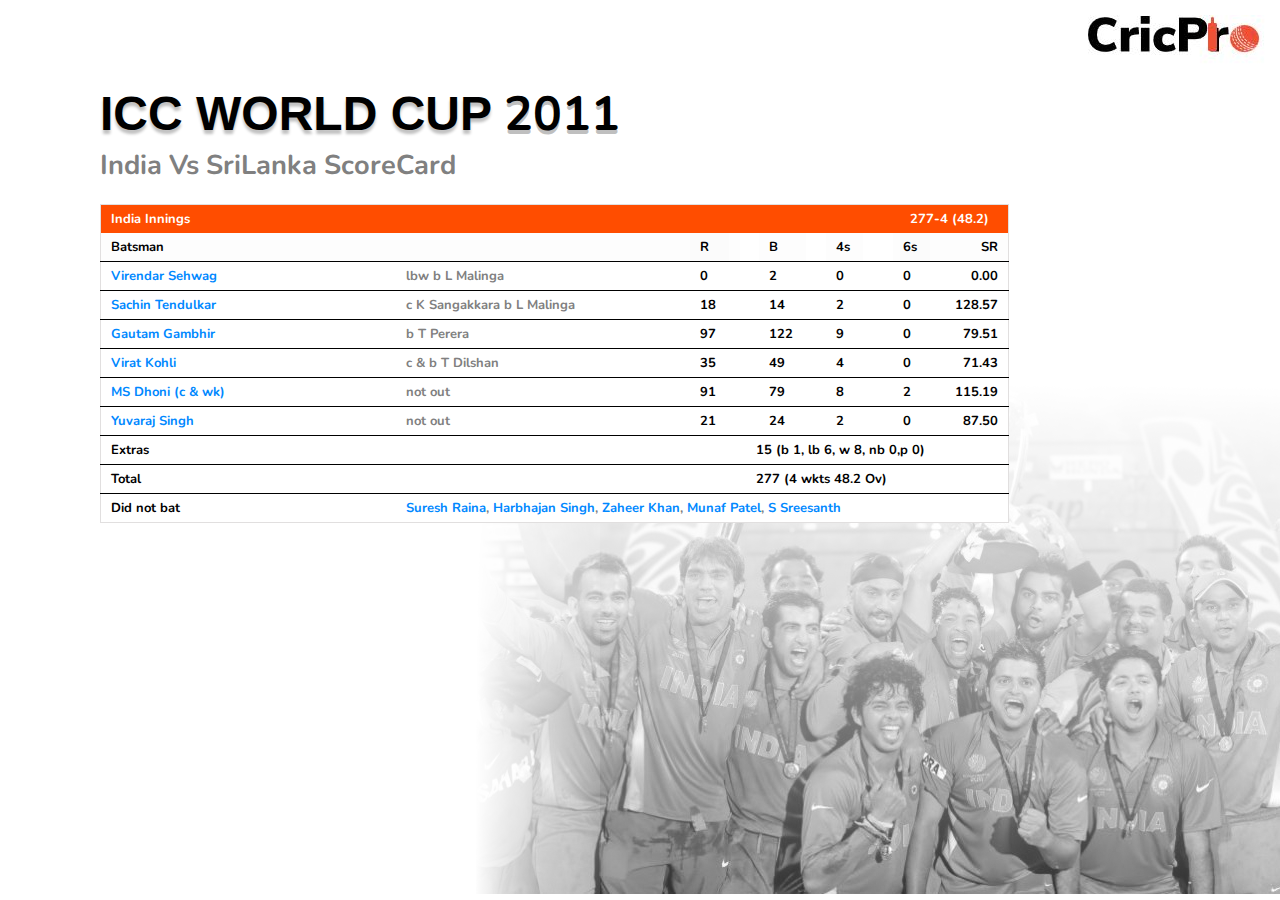
<file: Html&Css/index.html>
<!DOCTYPE html>
<html lang="en">
<head>
    <meta charset="UTF-8">
    <meta name="viewport" content="width=device-width, initial-scale=1.0">
    <title>Document</title>
    <link rel="stylesheet" href="style.css">
    <style>
        @import url('https://fonts.googleapis.com/css2?family=Nunito:ital,wght@0,200..1000;1,200..1000&display=swap');
    </style>
</head>
<body>
    <!-- Type your code here -->
     <header>
        <figure>
            <img src="assets/Logo.JPG" alt="cricpro">
        </figure>
     </header>
     <main>
        <section id="bg">
            <figure>
                <img src="assets/background-image1.png" alt="2011 worldcup">
            </figure>
        </section>
        <section>
            <h2 class="worldcup">ICC WORLD CUP <span class="year">2011</span></h2>
            <p>India Vs SriLanka ScoreCard</p>
            <table class="scorecard">
                <thead>
                    <tr class="heading1">
                        <th colspan="6">  India Innings</th>
                        <th>277-4 (48.2)</th>
                    </tr >
                    <tr class="heading2">
                        <th colspan="2">Batsman</th>
                        <th>R</th>
                        <th>B</th>
                        <th>4s</th>
                        <th>6s</th>
                        <th class="sr">SR</th>
                    </tr>    
                </thead>
                <tbody>
                    <tr class="player 1">
                        <td ><a href="assets/Player6.png">Virendar Sehwag</a></td>
                        <td class="state">lbw b L Malinga</td>
                        <td>0</td>
                        <td>2</td>
                        <td>0</td>
                        <td>0</td>
                        <td class="sr">0.00</td>
                    </tr>
                    <tr class="player 2">
                        <td><a href="assets/Player5.png">Sachin Tendulkar</a></td>
                        <td class="state">c K Sangakkara b L Malinga</td>
                        <td>18</td>
                        <td>14</td>
                        <td>2</td>
                        <td>0</td>
                        <td class="sr">128.57</td>
                    </tr>
                    <tr class="player 3">
                        <td><a href="assets/Player4.png">Gautam Gambhir</a></td>
                        <td class="state">b T Perera</td>
                        <td>97</td>
                        <td>122</td>
                        <td>9</td>
                        <td>0</td>
                        <td class="sr">79.51</td>
                    </tr>
                    <tr class="player 4">
                        <td><a href="assets/Player3.png">Virat Kohli</a></td>
                        <td class="state">c & b T Dilshan</td>
                        <td>35</td>
                        <td>49</td>
                        <td>4</td>
                        <td>0</td>
                        <td class="sr">71.43</td>
                    </tr>
                    <tr class="player 5">
                        <td><a href="assets/Player2.png">MS Dhoni (c & wk)</a></td>
                        <td class="state">not out</td>
                        <td>91</td>
                        <td>79</td>
                        <td>8</td>
                        <td>2</td>
                        <td class="sr">115.19</td>
                    </tr>
                    <tr class="player 6">
                        <td><a href="assets/Player1.png">Yuvaraj Singh</a></td>
                        <td class="state">not out</td>
                        <td>21</td>
                        <td>24</td>
                        <td>2</td>
                        <td>0</td>
                        <td class="sr">87.50</td>
                    </tr>
                    <tr class="extras">
                        <td >Extras</td>
                        <td>15 (b 1, lb 6, w 8, nb 0,p 0)</td>
                    </tr>
                    <tr class="total">
                        <td >Total</td>
                        <td >277 (4 wkts 48.2 Ov)</td>
                    </tr>
                    <tr class="didnotbat">
                        <td>Did not bat</td>
                        <td class="state"><a href="assets/Player1-1.jpg">Suresh Raina</a>, <a href="assets/Player1-2.jpg">Harbhajan Singh</a>, <a href="assets/Player1-3.jpg">Zaheer Khan</a>, <a href="assets/Player1-4.jpg">Munaf Patel</a>, <a href="assets/Player1-5.jpg">S Sreesanth</a></td>
                    </tr>
                    
                </tbody>
            </table>
        </section>
     </main>
          
     
    <!-- <footer class="footer">Made with <img src="/assets/heart.svg"> by SteamA</footer> -->
</body>
</html>
</file>
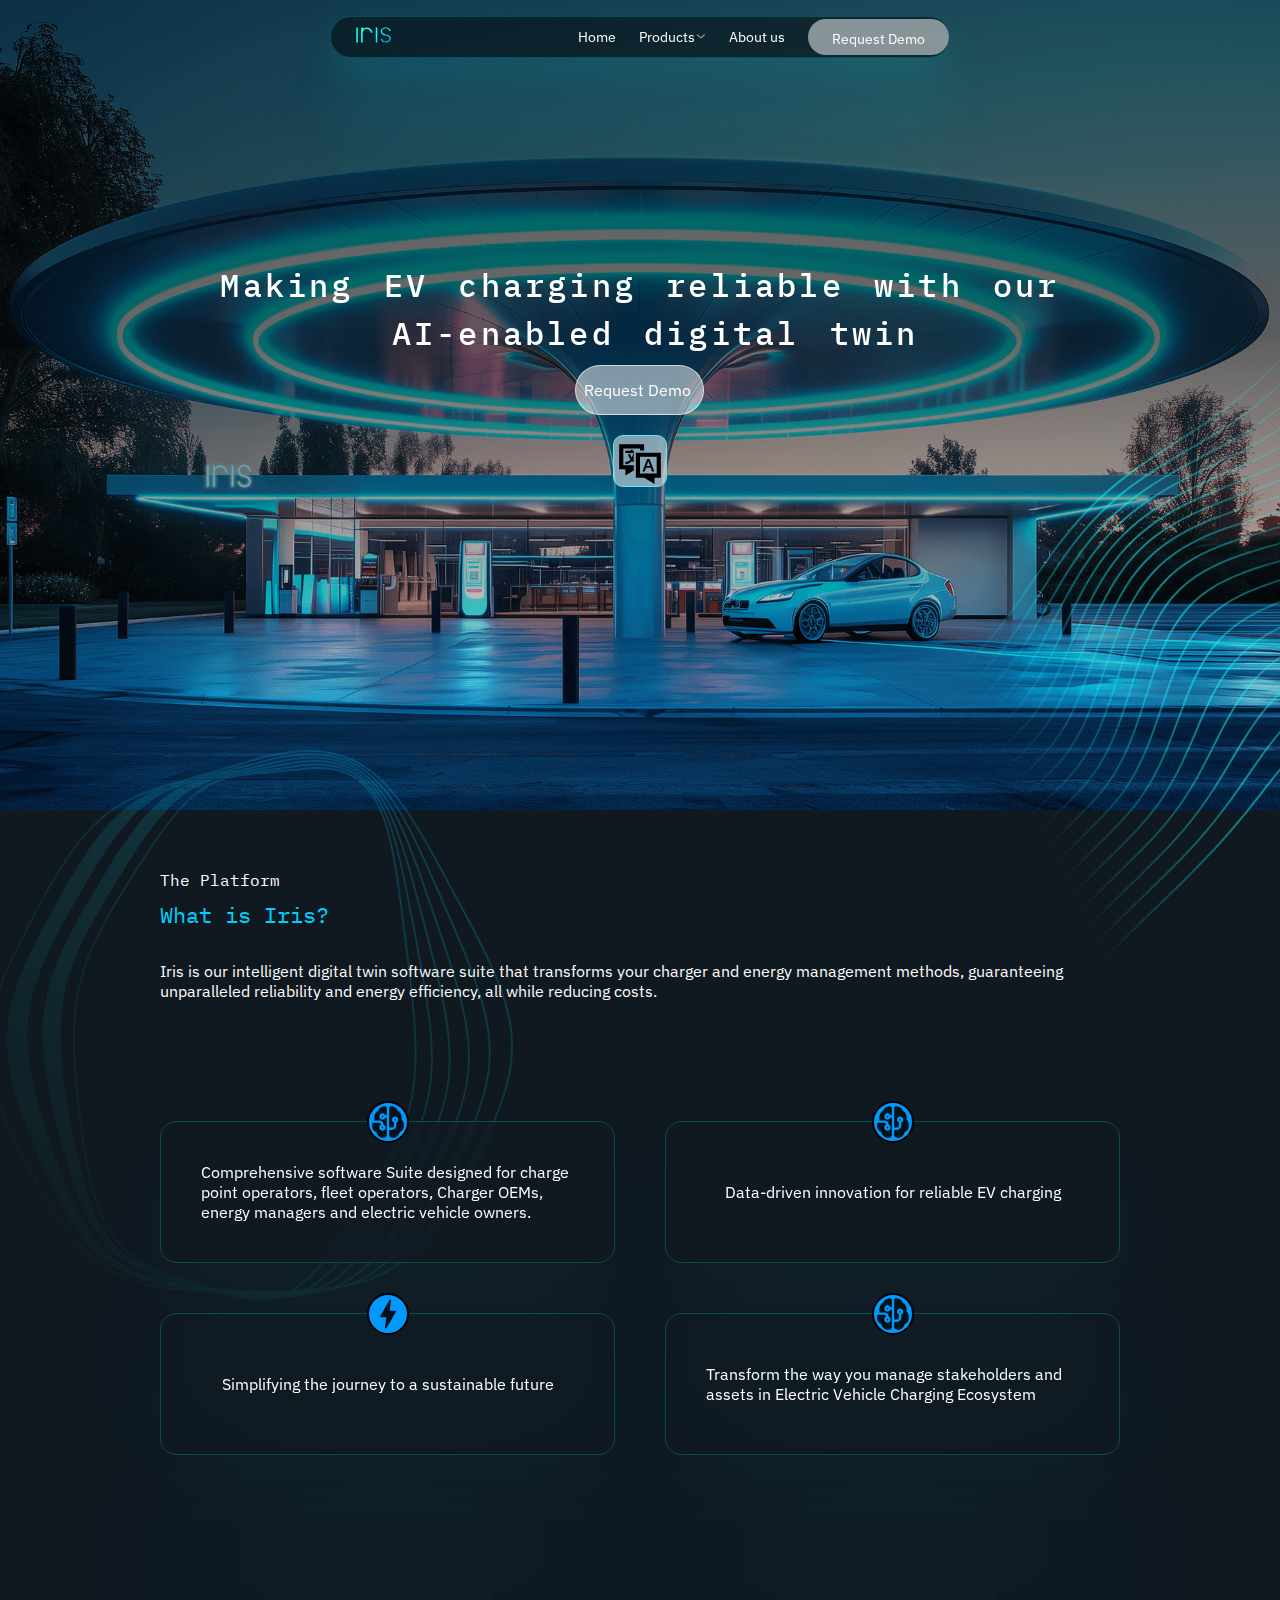
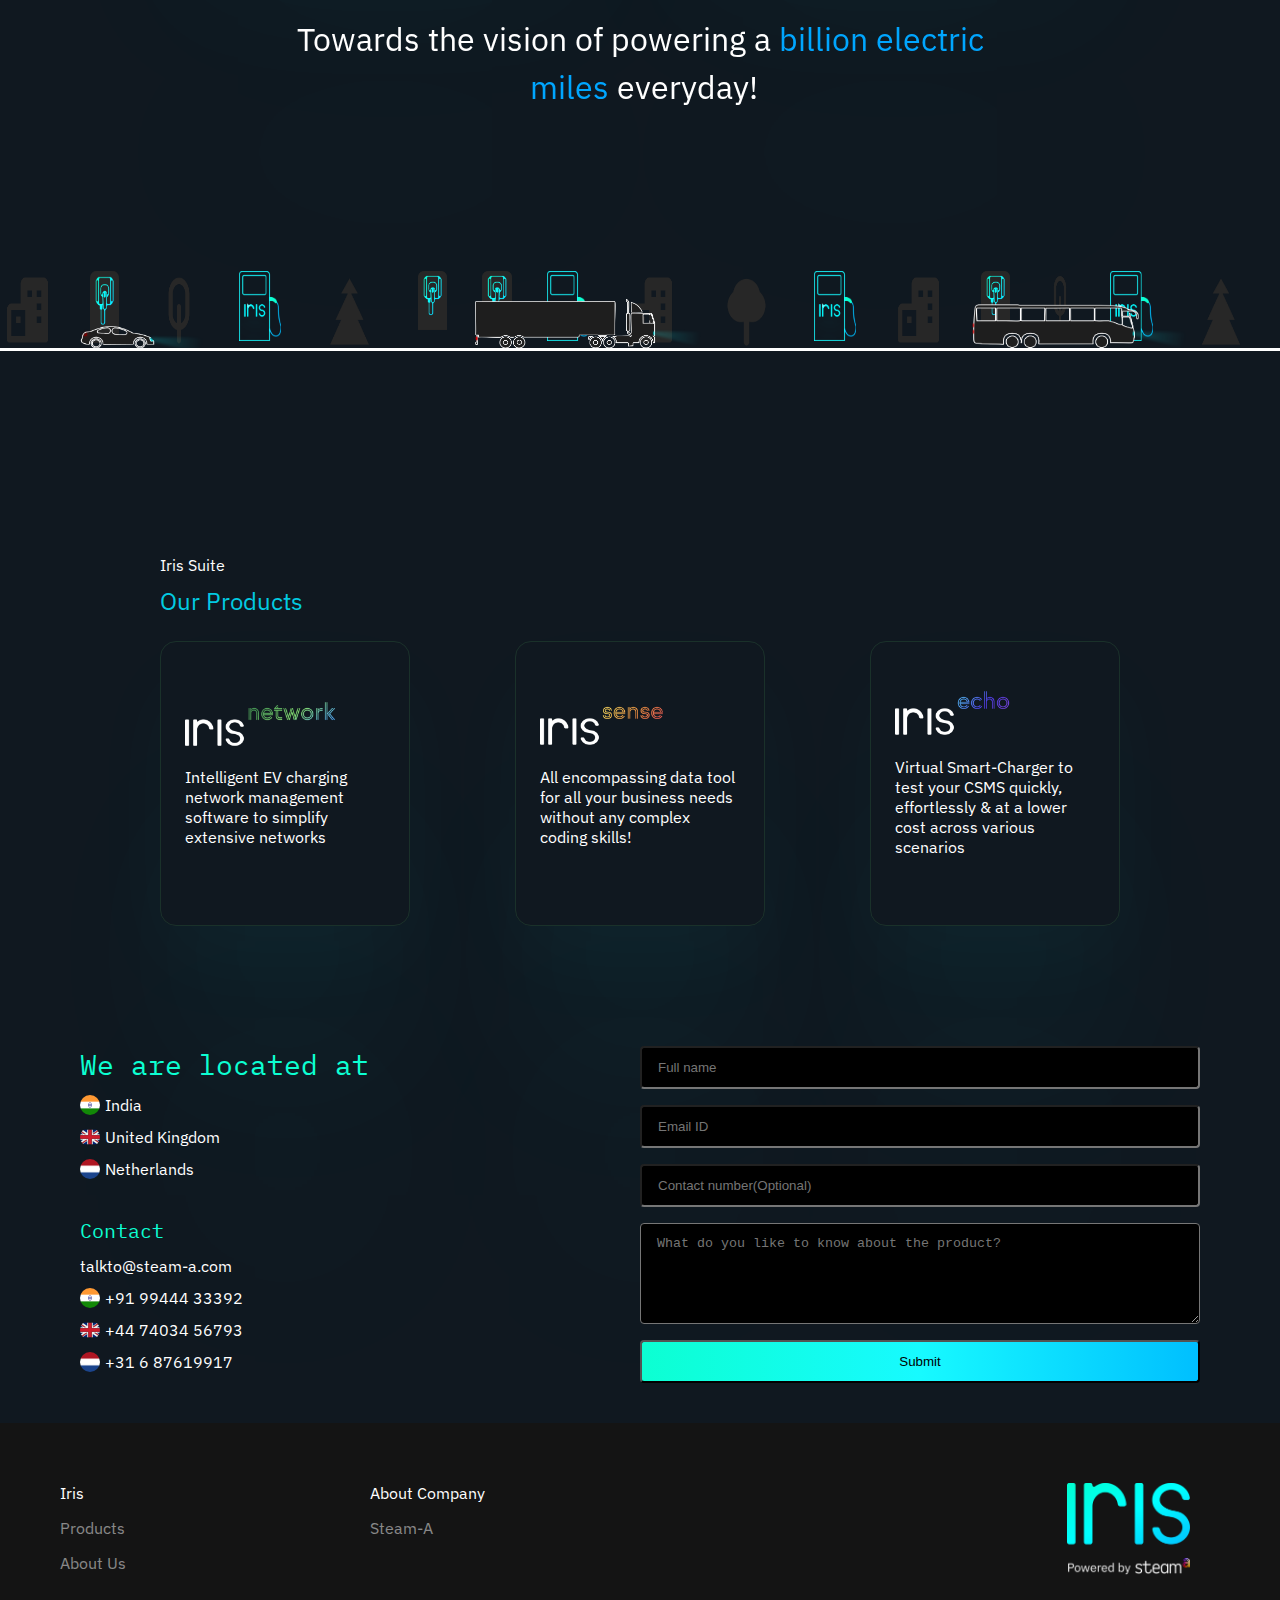
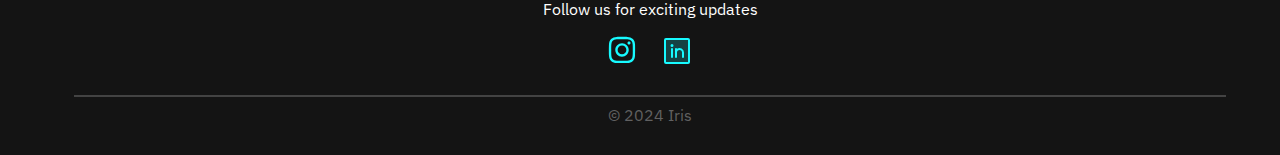
<file: Iris Project/iris/index.html>
<!DOCTYPE html>
<html lang="en">
<head>
    <meta charset="UTF-8">
    <meta name="viewport" content="width=device-width, initial-scale=1.0">
    <title>Electric Vehicle Charging Ecosystem Software Suite | Iris | Steam-A</title>
    <link rel="stylesheet" href="css/style.css">
    <link rel="icon" type="image" href="assests/titlelogo.png">
   
</head>
<body>
    
    <header class="header">
        <div class="header_div">
                <nav class="header_nav">
                    <div class="header_nav_image">
                        <a href="index.html" class="anchors"><img class="header_nav_img" src="assests/iris1.svg" alt="svg_image"></a> 
                    </div>
                    <a class="hamburger">
                        <span class="bar one"></span>
                        <span class="bar two"></span>
                        <span class="bar three"></span>
                    </a>
                    <div class="header_nav_list">          
                        <ul class="header_nav_ul">
                            <li ><a href="index.html" class="anchors hover">Home</a></li>
                            <li>
                                <div class="li_product">
                                    <p class="hover pro"><span class="nowrap">Products</span><svg id="arrow" xmlns="http://www.w3.org/2000/svg" xmlns:xlink="http://www.w3.org/1999/xlink" height="0.7rem" width="0.7rem" viewBox="0 0 12 12"><path d="M 2.178 3.671 C 2.292 3.566 2.446 3.507 2.607 3.507 C 2.768 3.507 2.922 3.566 3.036 3.671 L 6.246 6.644 L 9.457 3.671 C 9.514 3.617 9.581 3.574 9.654 3.545 C 9.804 3.486 9.972 3.485 10.123 3.542 C 10.198 3.57 10.266 3.612 10.323 3.664 C 10.38 3.717 10.425 3.779 10.455 3.849 C 10.516 3.988 10.515 4.146 10.451 4.283 C 10.418 4.353 10.372 4.415 10.315 4.465 L 6.675 7.835 C 6.562 7.94 6.407 8 6.246 8 C 6.088 8.001 5.935 7.942 5.818 7.835 L 2.178 4.465 C 2.065 4.364 2.001 4.22 2 4.068 C 2 3.919 2.064 3.777 2.178 3.671 Z" fill="rgb(165, 165, 165)"></path></svg></p> 
                                                                       
                                     <div class="outer_div_li">
                                        <div class="li_product_li">
                                            <ul>
                                                <a href="product.html" class="anchors hover"><li>Network</li></a>
                                                <a href="sense.html" class="anchors hover"><li>Sense</li></a>
                                                <a href="echo.html" class="anchors hover"><li>Echo</li></a>
                                            </ul>
                                        </div>
                                    </div>
                                </div>
                            </li>
                            <li ><a href="aboutus.html" class="anchors hover"><span class="nowrap">About us</span></a></li>
                            <li><a href="#contact" class="anchors " id="req"><span class="nowrap request">Request Demo </span></a></li>
                        </ul>
                    </div>    
                </nav>
            
                <section class="header_section">
                    <p>Making EV charging reliable with our<br> <span class="nowrap">AI-enabled digital twin</span></p>
                    <p class="section_request"><a href="#contact" class="anchors">Request Demo </a></p>
                    <div class="language">
                        <input type="checkbox" id="toggle" class="toggle-checkbox" checked>
                        <label for="toggle" class="toggle-label"><img src="assests/language-svgrepo-com.svg" alt="" width="50px" height="50px"></label>
                        <div class="target-div"><div id="google_translate_element"></div></div>
                    </div>
                         
                </section> 
                <section class="waves">
                    <img src="assests/wave1.svg" class="waveimg">
                </section> 
          </div>     
    </header>
     <main>
           
        <section class="main_iris">
            <div class="main_iris_heading">
                <p>The Platform</p>
                <p>What is Iris?</p>
            </div>
            <div class="main_iris_content">
                <p>Iris is our intelligent digital twin software suite that transforms your charger and energy management methods, guaranteeing unparalleled reliability and energy efficiency, all while reducing costs.</p>
            </div>    
        </section>
        <section class="wavefly">
            <img src="assests/wavefly.svg">
        </section>
        
        <section class="main_iris_card">
                <section class="card_all">
                    <div class="card_all_img">
                        <img src="assests/brain1.svg" >
                    </div>
                    <p class="card_para">Comprehensive software Suite designed for charge point operators, fleet operators, Charger OEMs, energy managers and electric vehicle owners.</p>
                </section>
                <section class="card_all">
                    <div class="card_all_img">
                        <img src="assests/brain1.svg">
                    </div>
                    <p class="card_para">Data-driven innovation for reliable EV charging</p>
                </section>
                <section class="card_all">
                    <div class="card_all_img">
                        <svg xmlns="http://www.w3.org/2000/svg" focusable="false" viewBox="0 0 24 24" color="rgb(5, 17, 24)" style="user-select: none; width: 100%; height: 100%; display: inline-block; fill: rgb(5, 17, 24); flex-shrink: 0;"><path d="M11 21h-1l1-7H7.5c-.58 0-.57-.32-.38-.66.19-.34.05-.08.07-.12C8.48 10.94 10.42 7.54 13 3h1l-1 7h3.5c.49 0 .56.33.47.51l-.07.15C12.96 17.55 11 21 11 21z"></path></svg>
                    </div>
                    <p class="card_para">Simplifying the journey to a sustainable future</p>
                </section>
                <section class="card_all">
                    <div class="card_all_img">
                        <img src="assests/brain1.svg">
                    </div>
                    <p class="card_para">Transform the way you manage stakeholders and assets in Electric Vehicle Charging Ecosystem</p>
                </section>
         </section>
           
        <section class="main_animate">
            <p>Towards the vision of powering a <span class="blue">billion electric<br> miles </span>everyday!</p>
            <section class="iris_animation">
                <div class="animation_iris_vehicle">
                    <div class="car">
                        <img src="assests/car.png" width="140px" height="30px">
                    </div>
                    <div class="truck">
                        <img src="assests/truck.png" width="240px" height="50px">
                    </div>
                    <div class="bus">
                        <img src="assests/bus1.png" width="230px" height="47px">
                    </div>
                </div>
                <div class="iris_animation_bg" >
                    <div class="building" style="width:94px;height:94px">
                        <img src="assests/bg_building.png" width="54.72" height="78.33">
                    </div>
                    <div class="charger" style="width:29px;height:90px">
                        <img src="assests/charger.png" width="29px" height="72px">
                    </div>
                    <div class="plant" style="width:72px;height:72px">
                        <img src="assests/plant.png" width="50px" height="79px">
                    </div>
                    <div class="big_charger" style="width:114px;height:114px">
                        <img src="assests/big_charger.png" width="42.66px" height="70px">
                    </div>
                    <div class="tree">
                        <img src="assests/tree.png" width="66.36px" height="90px">
                    </div>
                    <div class="charger">
                        <img src="assests/charger.png" width="29px" height="59px">
                    </div>
                    <div class="charger">
                        <img src="assests/charger.png" width="30px" height="59px">
                    </div>
                    <div class="big_charger">
                        <img src="assests/big_charger.png" width="42.66px" height="70px">
                    </div>
                    <div class="building">
                        <img src="assests/bg_building.png" width="54.72" height="78.33">
                    </div>
                    <div class="large_plant">
                        <img src="assests/large_plant.png" width="64.67" height="80px">
                    </div>
                    <div class="big_charger">
                        <img src="assests/big_charger.png"  width="42.66px" height="70px">
                    </div>
                    <div class="building">
                        <img src="assests/bg_building.png" width="54.72" height="78.33">
                    </div>
                    <div class="charger">
                        <img src="assests/charger.png" width="29px" height="59px">
                    </div>
                    <div class="plant">
                        <img src="assests/plant.png" width="29.94px" height="60px">
                    </div>
                    <div class="big_charger">
                        <img src="assests/big_charger.png" width="42.66px" height="70px">
                    </div>
                    <div class="tree">
                        <img src="assests/tree.png" width="66.36px" height="90px">
                    </div>
                    <div class="charger">
                        <img src="assests/charger.png" width="29px" height="59px">
                    </div>
                    <div class="charger">
                        <img src="assests/charger.png" width="30px" height="59px">
                    </div>
                    <div class="big_charger">
                        <img src="assests/big_charger.png" width="42.66px" height="70px">
                    </div>
                    <div class="building">
                        <img src="assests/bg_building.png" width="54.72" height="78.33">
                    </div>
                   
                </div>
                <div class="animation_iris_line">
                </div>
                

            </section>
        </section>
        
        <section class="iris_suite" id="iris_id">
                <div class="iris_suite_para">
                    <p>Iris Suite</p>
                    <p>Our Products</p>
                </div>    
                <section class="card_suite">
                    <section class="card_suite_all">
                        <img class="card_suite_all_img" src="assests/iris_network.png">
                        <p>Intelligent EV charging network management software to simplify extensive networks</p>
                        <a href="product.html" style="text-decoration: none;"><p class="know">Know More &#8599;</p></a>
                    </section>
                    <section class="card_suite_all">
                        <img class="card_suite_all_img" src="assests/iris_sense.png">
                        <p>All encompassing data tool for all your business needs without any complex coding skills!</p>
                        <a href="sense.html" style="text-decoration: none;"><p class="know">Know More &#8599;</p></a>
                    </section>
                    <section class="card_suite_all">
                        <img class="card_suite_all_img" src="assests/iris_echo.png">
                        <p>Virtual Smart-Charger to test your CSMS quickly, effortlessly & at a lower cost across various scenarios</p>
                       <a href="echo.html" style="text-decoration: none;"><p class="know">Know More &#8599;</p></a>
                    </section>
                </section>    
        </section>

        <section class="iris_contact" id="contact">
            <div class="iris_contact_inner">
                <section class="iris_contact_location">
                        <p>We are located at</p>
                        <ol>
                            <li><img src="assests/india1.png" class="india"> India</li>
                            <li><img src="assests/united_kingdom.svg" class="uk">
                                United Kingdom</li>
                            <li><img src="assests/nether.png" class="nether">Netherlands</li>
                        </ol>
                </section>
                <section class="iris_contact_contact">
                        <p>Contact</p>
                        <p>talkto@steam-a.com</p>
                    <ol>
                        <li><img src="assests/india1.png" class="india"> +91 99444 33392</li>
                        <li><img src="assests/united_kingdom.svg" class="uk"> +44 74034 56793</li>
                        <li><img src="assests/nether.png" class="nether"> +31 6 87619917</li>
                    </ol>
                </section>
            </div>
            <div class="iris_contact_form">
                <form class="contact_form">
                        <input type="text" name="name" id="name" placeholder="Full name" required>
                        <input type="email" name="email" id="email" placeholder="Email ID" required>
                        <input type="text" name="contact" id="contact" placeholder="Contact number(Optional)">
                        <textarea rows="5" name="message" id="text_area" placeholder="What do you like to know about the product?" required></textarea>
                        <button type="submit" id="button">Submit</button>
                </form>

            </div>
        </section>
    </main>
    <footer>
        <section class="footer">
            <section class="footer_header">
                <section class="footer_header_one">
                    <p>Iris</p>
                    <a href="#iris_id" style="text-decoration: none;">Products</a>
                    <a href="aboutus.html" style="text-decoration: none;">About Us</a>
                </section>
                <section class="footer_header_two">
                    <p>About Company</p>
                    <a href="https://www.steam-a.com/" style="text-decoration: none;">Steam-A</a>
                </section>  
                <section class="footer_header_three">
                    <img src="assests/iris_steama.avif" width="122.4px" height="92px">
                </section>
            </section>
            <section class="footer_main">
                <section class="footer_main_p">
                    <p>Follow us for exciting updates</p>
                </section>
                <section class="footer_main_img">
                    <a href="https://www.instagram.com/steama_team/"><svg class="insta" xmlns="http://www.w3.org/2000/svg" viewBox="0 0 448 512"><!--!Font Awesome Free 6.6.0 by @fontawesome - https://fontawesome.com License - https://fontawesome.com/license/free Copyright 2024 Fonticons, Inc.--><path fill="#17faff" d="M224.1 141c-63.6 0-114.9 51.3-114.9 114.9s51.3 114.9 114.9 114.9S339 319.5 339 255.9 287.7 141 224.1 141zm0 189.6c-41.1 0-74.7-33.5-74.7-74.7s33.5-74.7 74.7-74.7 74.7 33.5 74.7 74.7-33.6 74.7-74.7 74.7zm146.4-194.3c0 14.9-12 26.8-26.8 26.8-14.9 0-26.8-12-26.8-26.8s12-26.8 26.8-26.8 26.8 12 26.8 26.8zm76.1 27.2c-1.7-35.9-9.9-67.7-36.2-93.9-26.2-26.2-58-34.4-93.9-36.2-37-2.1-147.9-2.1-184.9 0-35.8 1.7-67.6 9.9-93.9 36.1s-34.4 58-36.2 93.9c-2.1 37-2.1 147.9 0 184.9 1.7 35.9 9.9 67.7 36.2 93.9s58 34.4 93.9 36.2c37 2.1 147.9 2.1 184.9 0 35.9-1.7 67.7-9.9 93.9-36.2 26.2-26.2 34.4-58 36.2-93.9 2.1-37 2.1-147.8 0-184.8zM398.8 388c-7.8 19.6-22.9 34.7-42.6 42.6-29.5 11.7-99.5 9-132.1 9s-102.7 2.6-132.1-9c-19.6-7.8-34.7-22.9-42.6-42.6-11.7-29.5-9-99.5-9-132.1s-2.6-102.7 9-132.1c7.8-19.6 22.9-34.7 42.6-42.6 29.5-11.7 99.5-9 132.1-9s102.7-2.6 132.1 9c19.6 7.8 34.7 22.9 42.6 42.6 11.7 29.5 9 99.5 9 132.1s2.7 102.7-9 132.1z"/></svg></a>
                    <a href="https://www.linkedin.com/showcase/iris-steam-a"><svg  class="linkedin" xmlns="http://www.w3.org/2000/svg" viewBox="0 0 256 256" focusable="false" color="rgb(23, 250, 255)" style="user-select: none; width: 32px; height: 32px; display: inline-block; fill: rgb(23, 250, 255); color: rgb(23, 250, 255); flex-shrink: 0;"><g color="rgb(23, 250, 255)" weight="duotone"><path d="M224,40V216a8,8,0,0,1-8,8H40a8,8,0,0,1-8-8V40a8,8,0,0,1,8-8H216A8,8,0,0,1,224,40Z" opacity="0.2"></path><path d="M216,24H40A16,16,0,0,0,24,40V216a16,16,0,0,0,16,16H216a16,16,0,0,0,16-16V40A16,16,0,0,0,216,24Zm0,192H40V40H216V216ZM96,112v64a8,8,0,0,1-16,0V112a8,8,0,0,1,16,0Zm88,28v36a8,8,0,0,1-16,0V140a20,20,0,0,0-40,0v36a8,8,0,0,1-16,0V112a8,8,0,0,1,15.79-1.78A36,36,0,0,1,184,140ZM100,84A12,12,0,1,1,88,72,12,12,0,0,1,100,84Z"></path></g></svg></a>
                </section>
            </section>
            <section class="footer_footer">
                <div class="footer_footer_border"></div>
                <p class="footer_footer_p">&copy; 2024 Iris</p>
            </section>
        </section>
    </footer>    
            <!--
            <section>    
            <p>About Company</p>
            <p>Steam-A</p>

            <p>IRIS</p>
            <p>Powered by Steam<span>a</span></p>
            <p>Follow us for exciting updates</p>
            <figure>
                <img>
                <img>
            </figure>
            <hr>
            <p>&copy; 2024 Iris </p>
        </section>

    </footer>
     -->
     <script src="js/home.js"></script>
     <!-- <script src="script.js"></script> -->
      <script type="text/javascript">
        function googleTranslateElementInit() {
            new google.translate.TranslateElement(
                {pageLanguage: 'en'},
                'google_translate_element'
            );
        } 
  </script>
  <script type="text/javascript" src="https://translate.google.com/translate_a/element.js?cb=googleTranslateElementInit"></script>
</body>
</html>
</file>
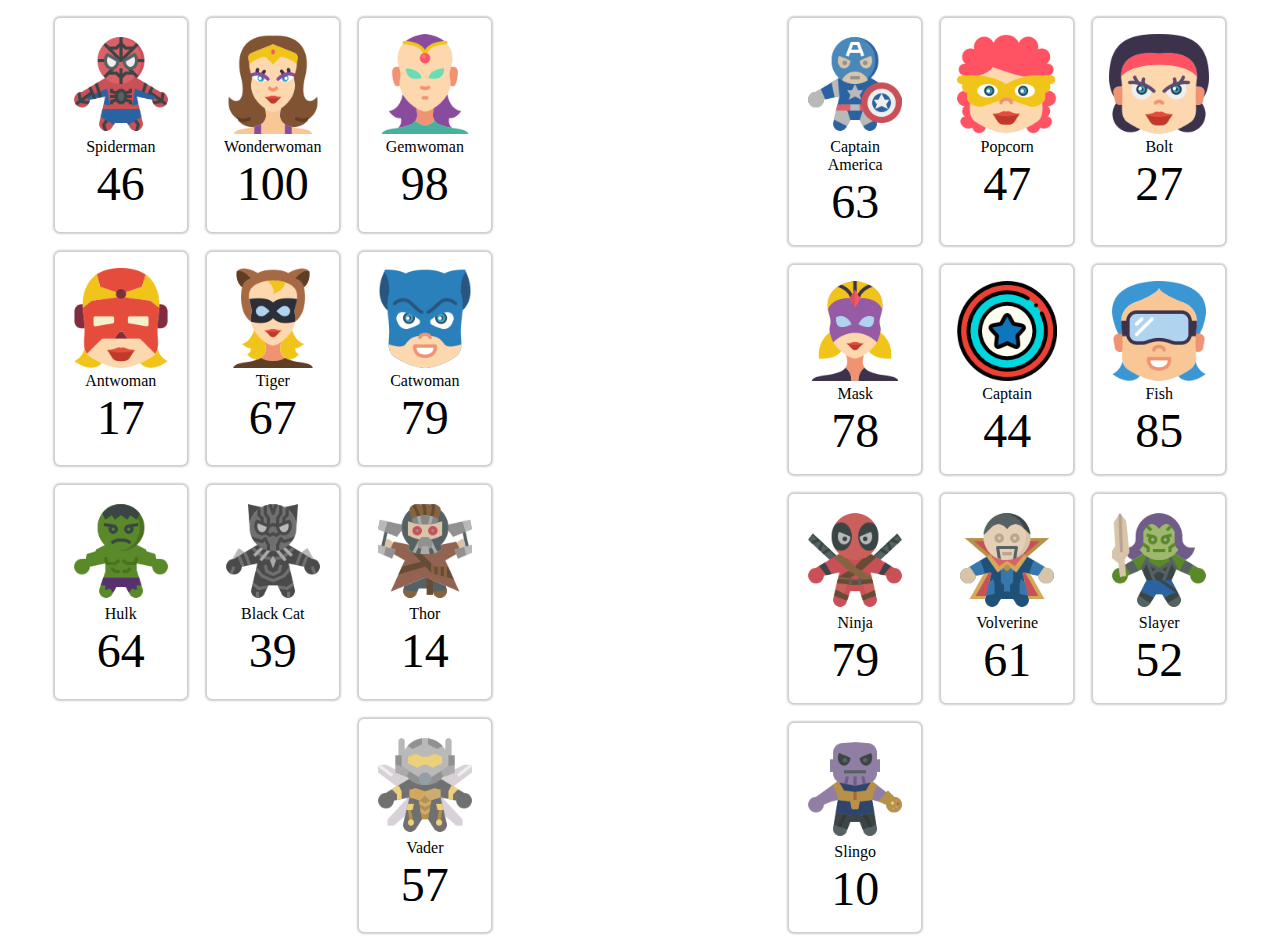
<file: FrontEnd Projects/Superwar/JS-superwars-basic/index.html>
<!DOCTYPE html>
<html lang="en">

<head>
    <meta charset="UTF-8">
    <meta name="viewport" content="width=device-width, initial-scale=1.0">
    <meta http-equiv="X-UA-Compatible" content="ie=edge">
    <title>Super Wars</title>
    <link rel="stylesheet" href="src/style.css">
</head>

<body>
    <div class="arena">
        <div id="heroes" class="team">
        </div>
        <div id="score">
        </div>
        <div id="villains" class="team">
        </div>
    </div>
</body>
<script src="src/app.js"></script>

</html>
</file>
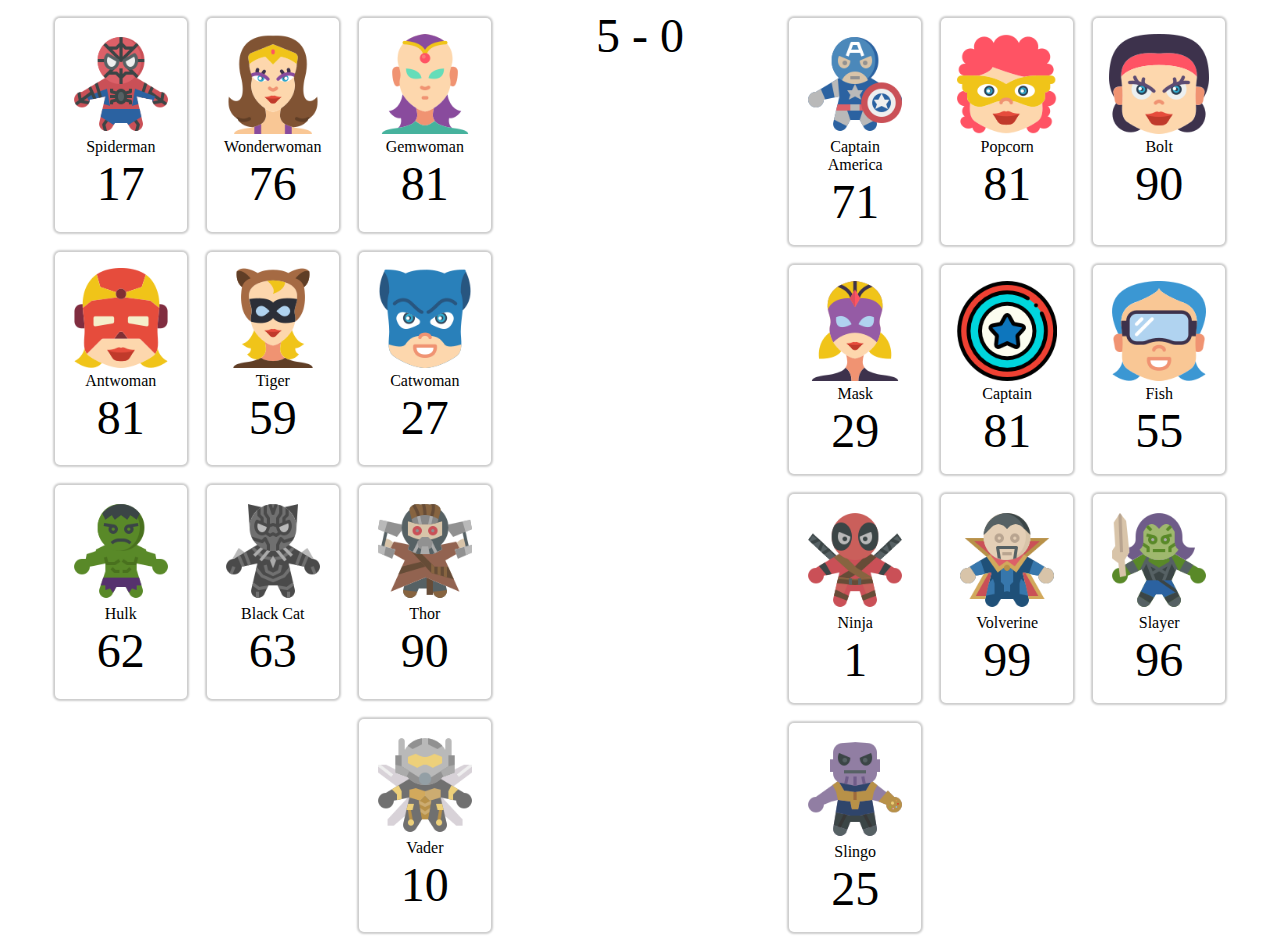
<file: FrontEnd Projects/Superwars-array/JS-superwars-array/index.html>
<!DOCTYPE html>
<html lang="en">

<head>
    <meta charset="UTF-8">
    <meta name="viewport" content="width=device-width, initial-scale=1.0">
    <meta http-equiv="X-UA-Compatible" content="ie=edge">
    <title>Super Wars</title>
    <link rel="stylesheet" href="src/style.css">
</head>

<body>
    <div class="arena">
        <div id="heroes" class="team">
        </div>
        <div id="score">
            5 - 0
        </div>
        <div id="villains" class="team">


        </div>
    </div>
</body>
<script src="src/app.js"></script>

</html>
</file>
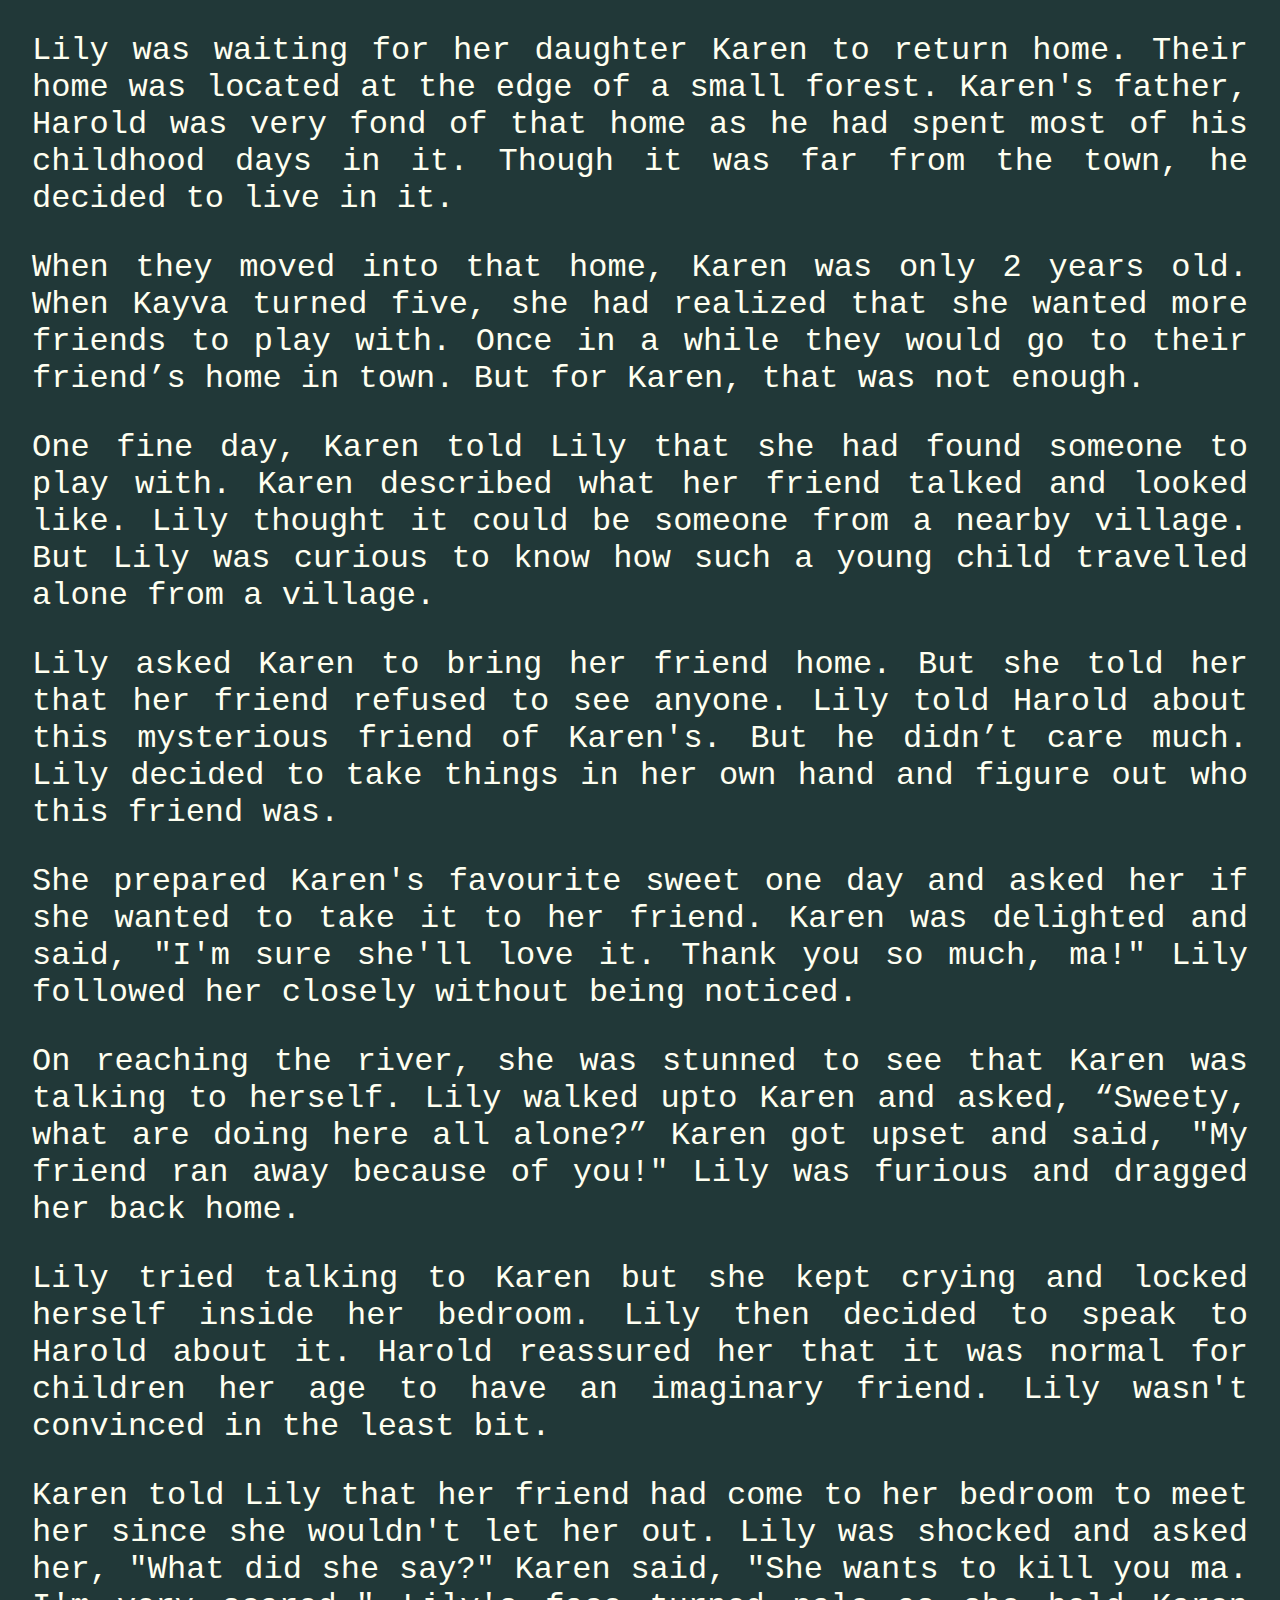
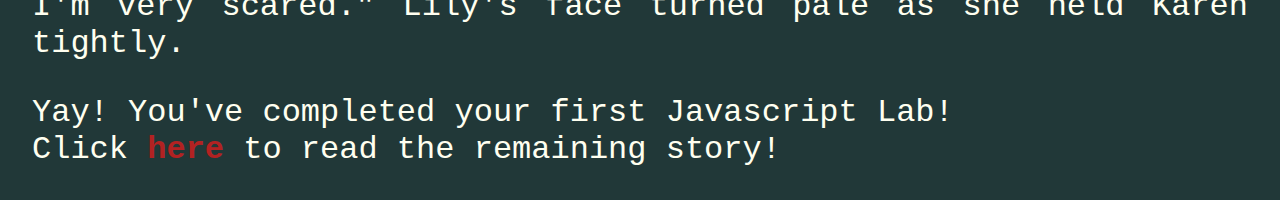
<file: FrontEnd Projects/KadhaSollataSir/Oru-Kadha-Sollata-Sir/src/index.html>
<!DOCTYPE html>
<html lang="en">

<head>
    <meta charset="UTF-8">
    <meta name="viewport" content="width=device-width, initial-scale=1.0">
    <meta http-equiv="X-UA-Compatible" content="ie=edge">
    <script type="text/javascript" src="app.js"></script>
    <script type="module" src="link.js"></script>
    <link rel="stylesheet" href="style.css">
    <title>Karen's Friend</title>
</head>

<body>
    <div id="story">
        <p>
            Lily was waiting for her daughter Karen to return home. Their home was located at the edge of a
            small forest. Karen's father, Harold was very fond of that home as he had spent most of his childhood days
            in it. Though it was far from the town, he decided to live in it.
        </p>
    </div>
</body>

</html>
</file>
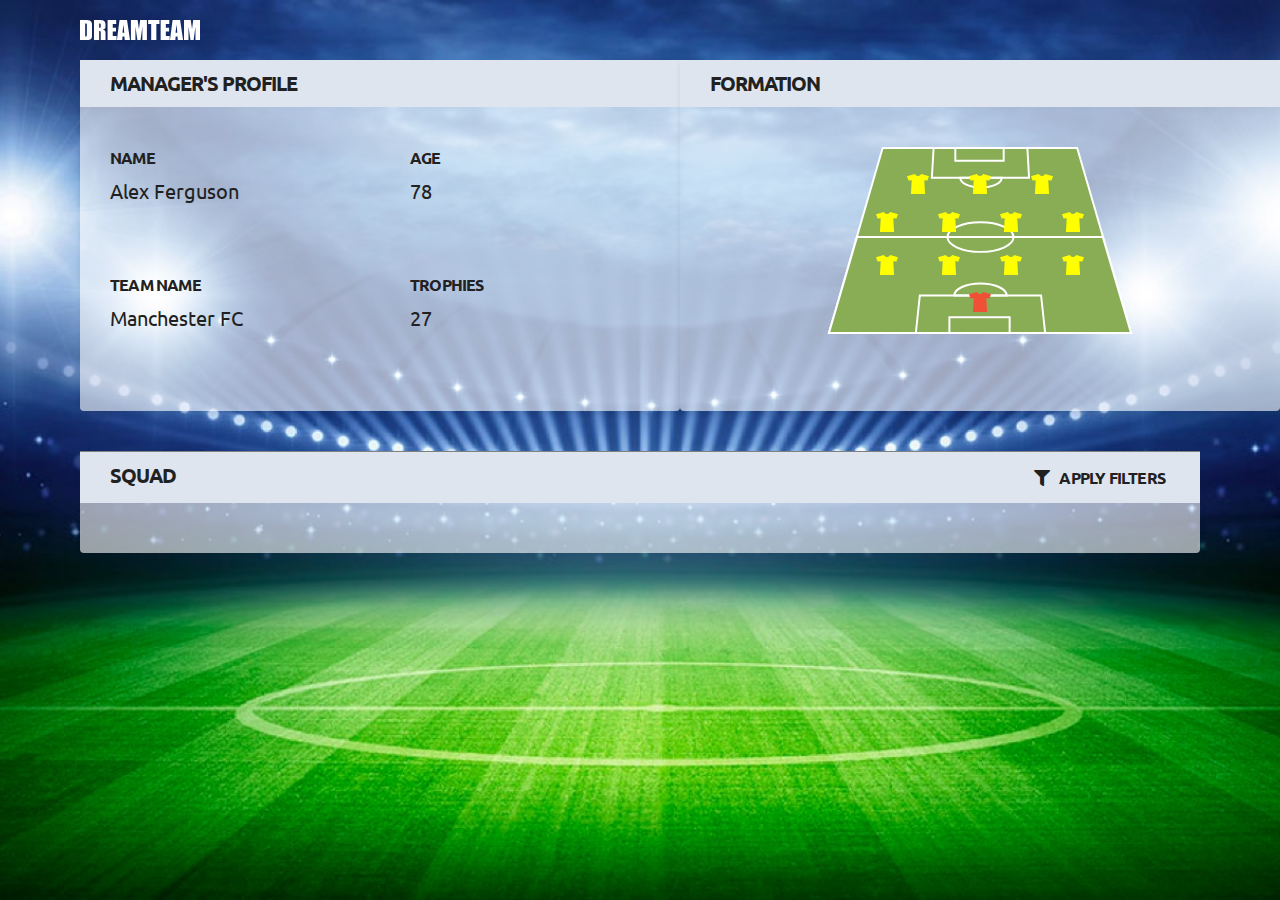
<file: FrontEnd Projects/Premier-Footbal-Hackathon/Premier-Football-Hackathon/src/index.html>
<!DOCTYPE html>
<html lang="en">

<head>
    <meta charset="UTF-8">
    <meta name="viewport" content="width=device-width, initial-scale=1.0">
    <meta http-equiv="X-UA-Compatible" content="ie=edge">
    <script type="text/javascript" src="data.js"></script>
    <script type="text/javascript" src="app.js"></script>
    <link rel="stylesheet" href="style.css">
    <title>FootBall  Hackathon   </title>
    <link rel="stylesheet" href="https://cdnjs.cloudflare.com/ajax/libs/font-awesome/5.11.2/css/all.min.css">
</head>

<body>

    <nav class="nav-bar">
        <img src="assets/dreamteam.svg" class="DREAMTEAM">
    </nav>
    <section class="manager-details">
        <div class="Rectangle">
            <p class="title">MANAGER'S PROFILE </p>
            <div class="grid-container">
                <div>
                    <p class="subtitle">NAME</p>
                    <p class="insidetext">MANAGER NAME</p>
                </div>
                <div>
                    <p class="subtitle">AGE</p>
                    <p class="insidetext">AGE</p>
                </div>
                <div>
                    <p class="subtitle">TEAM NAME</p>
                    <p class="insidetext">TEAM NAME</p>
                </div>
                <div>
                    <p class="subtitle">TROPHIES</p>
                    <p class="insidetext">NUMBER OF TROPHIES</p>
                </div>
            </div>
        </div>
        <div class="Rectangle">
            <p class="title">FORMATION</p>
            <div class="formation-container">
                <img src="assets/group-5.svg" class="playground">
                <img src="./assets/goalkeeper.svg" alt="player" class="goalkeeper">
                <div class="player-container defence">
                </div>
                <div class="player-container midfield">
                </div>
                <div class="player-container forward">
                </div>
            </div>
        </div>
    </section>

    <section class="Rectangle squad">
        <div class="title-container" id="type-of-filter">
            <p class="title">SQUAD</p>
            <div class="filter-container">
                <p class="subtitle"><i class="fas fa-filter"></i><span> APPLY
                        FILTERS</span>
                </p>
            </div>
        </div>
        <div class="title-container" id="filter-type">
            <div class="dropdown">
                <p class="subtitle non-bold">Debut Year <span id="debutflag"></span> <img src="./assets/down-arrow.svg"
                        alt="down">
                    <div class="dropdown-list" id="dropdown-debut">
                    </div>
                </p>
            </div>

            <div class="dropdown">
                <p class="subtitle non-bold">Position <span id="positionflag"></span> <img src="./assets/down-arrow.svg"
                        alt="down">
                    <div class="dropdown-list" id="dropdown-position">
                    </div>
                </p>
            </div>

            <div class="dropdown">
                <p class="subtitle non-bold">Team <span id="teamflag"></span><img src="./assets/down-arrow.svg"
                        alt="down"></p>
                <div class="dropdown-list" id="dropdown-team">
                </div>
            </div>

            <p class="subtitle non-bold team-selected">Younger than <input type="text" class="inputText" id="age">
            </p>

            <p class="subtitle non-bold team-selected">No. of Awards <input type="text" class="inputText"
                    id="awardCountTotal"></p>

            <div class="goButton team-selected" id="goButton">Go</div>

            <div class="dropdown">
                <p class="subtitle non-bold">Award <span id="awardflag"></span> <img src="./assets/down-arrow.svg"
                        alt="down">
                    <div class="dropdown-list" id="dropdown-award">
                    </div>
                </p>
            </div>

            <div class="dropdown">
                <p class="subtitle non-bold award-selected">Country <img src="./assets/down-arrow.svg" alt="down"></p>
                <div class="dropdown-list" id="dropdown-country">
                </div>
            </div>

            <p class="subtitle non-bold award-selected">No. of Awards <input type="text" class="inputText"
                    id="awardCount"></p>

        </div>
        <div id="player-container">

        </div>
    </section>
    <script type="text/javascript" src="link.js"></script>
</body>

</html>
</file>
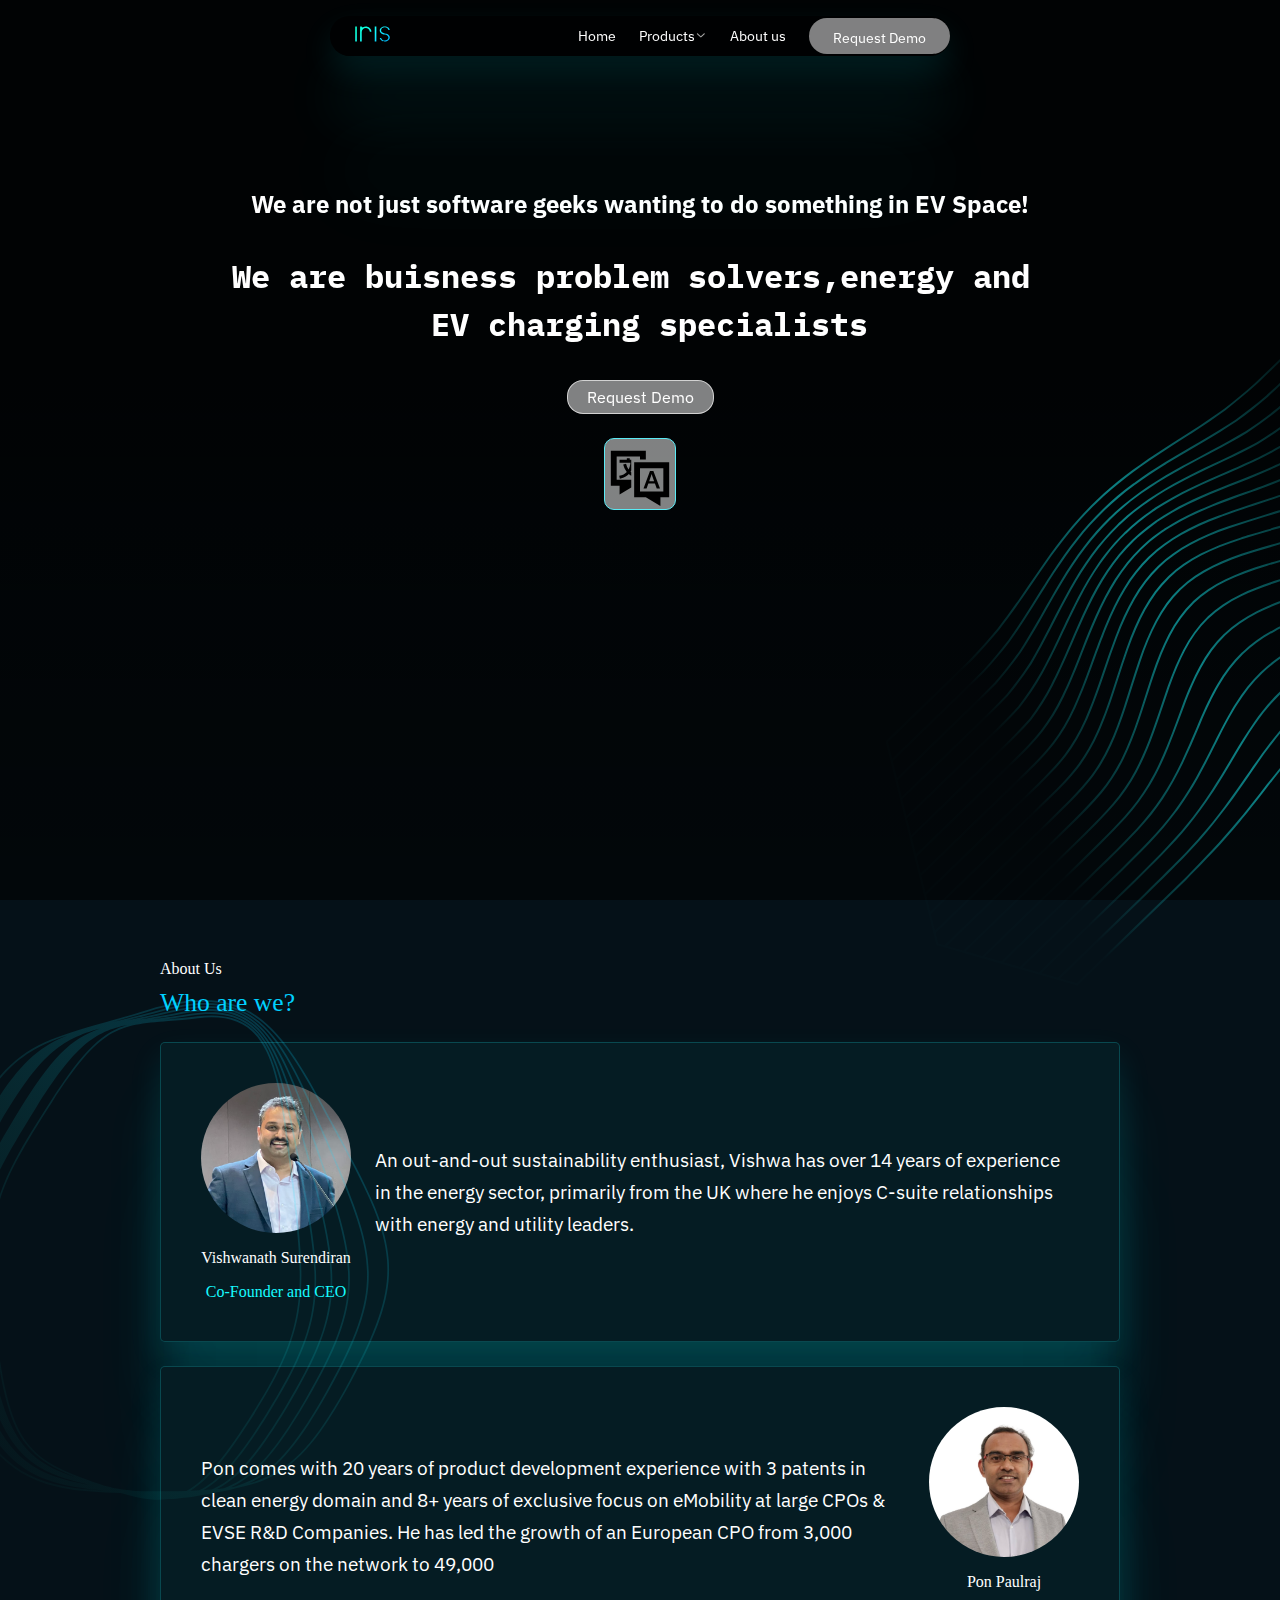
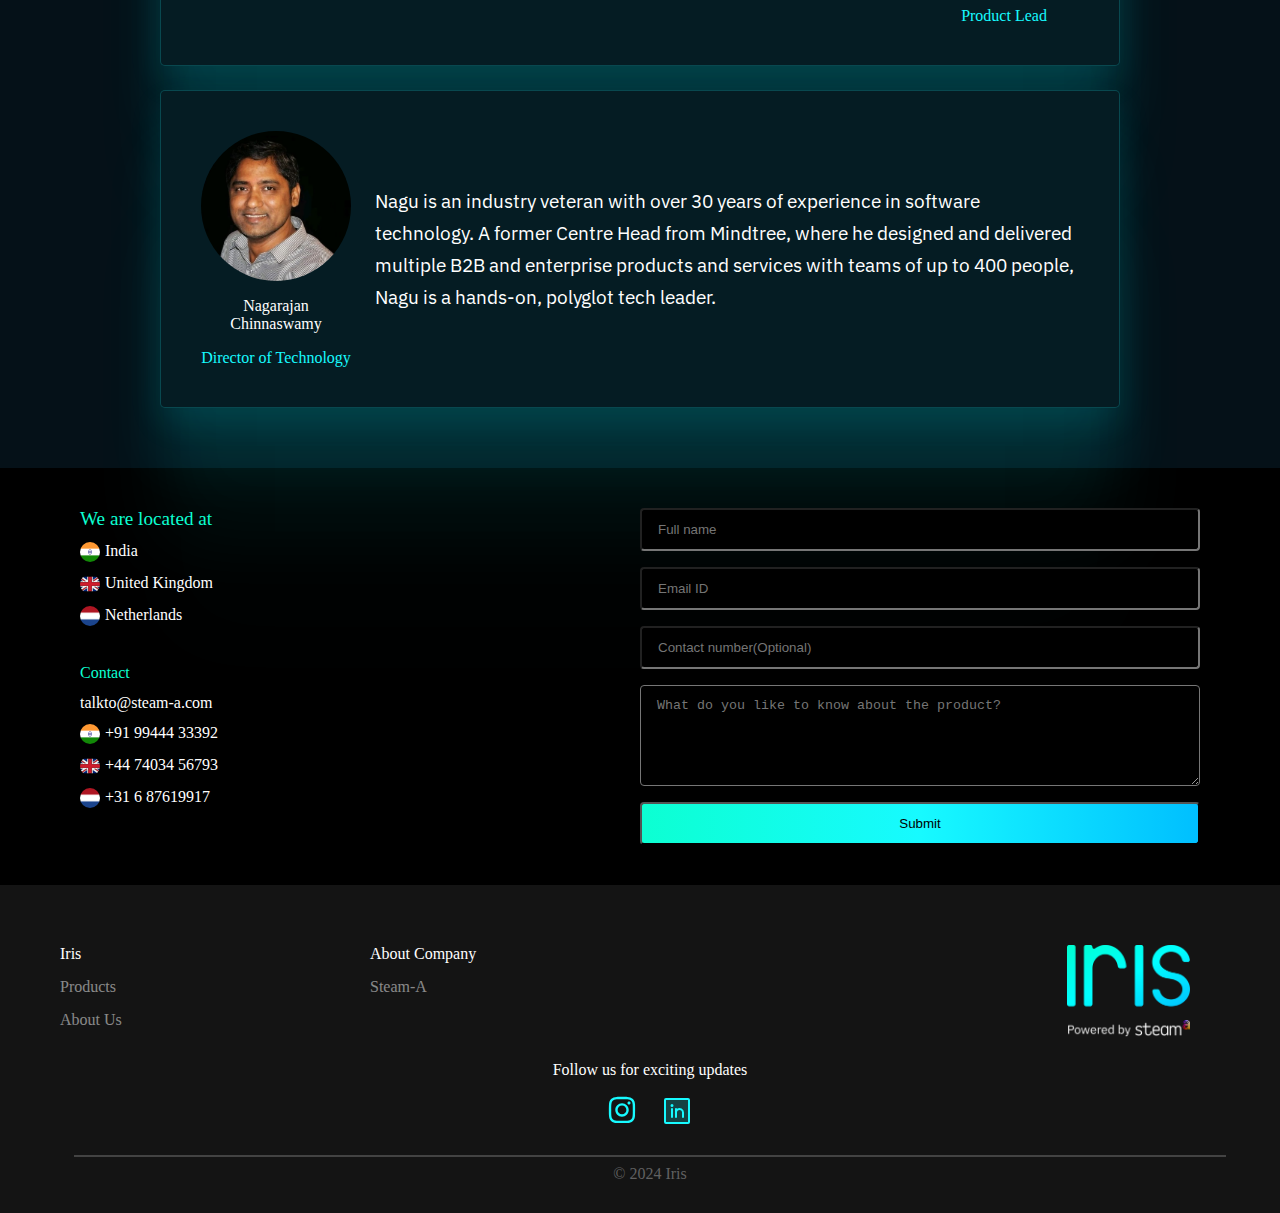
<file: Iris Project/iris/aboutus.html>
<!DOCTYPE html>
<html lang="en">
<head>
    <meta charset="UTF-8">
    <meta name="viewport" content="width=device-width, initial-scale=1.0">
    <title>Electric Vehicle Charging Ecosystem Software Suite | Iris | Steam-A</title>
    <link rel="stylesheet" href="css/aboutstyle.css">
    <link rel="icon" type="image" href="assests/titlelogo.png">
</head>
<body>
    <header class="header">
        <div class="header_div">
                <nav class="header_nav">
                    <div class="header_nav_image">
                        <a href="index.html" class="anchors"><img class="header_nav_img" src="assests/iris1.svg" alt="svg_image"></a> 
                    </div>
                    <a class="hamburger">
                        <span class="bar one"></span>
                        <span class="bar two"></span>
                        <span class="bar three"></span>
                    </a>
                    <div class="header_nav_list">          
                        <ul class="header_nav_ul">
                            <li ><a href="index.html" class="anchors hover">Home</a></li>
                            <li>
                                <div class="li_product">
                                    <p class="hover pro">Products<svg id="arrow" xmlns="http://www.w3.org/2000/svg" xmlns:xlink="http://www.w3.org/1999/xlink" height="0.7rem" width="0.7rem" viewBox="0 0 12 12"><path d="M 2.178 3.671 C 2.292 3.566 2.446 3.507 2.607 3.507 C 2.768 3.507 2.922 3.566 3.036 3.671 L 6.246 6.644 L 9.457 3.671 C 9.514 3.617 9.581 3.574 9.654 3.545 C 9.804 3.486 9.972 3.485 10.123 3.542 C 10.198 3.57 10.266 3.612 10.323 3.664 C 10.38 3.717 10.425 3.779 10.455 3.849 C 10.516 3.988 10.515 4.146 10.451 4.283 C 10.418 4.353 10.372 4.415 10.315 4.465 L 6.675 7.835 C 6.562 7.94 6.407 8 6.246 8 C 6.088 8.001 5.935 7.942 5.818 7.835 L 2.178 4.465 C 2.065 4.364 2.001 4.22 2 4.068 C 2 3.919 2.064 3.777 2.178 3.671 Z" fill="rgb(165, 165, 165)"></path></svg></p> 
                                    <div class="outer_div_li">
                                        <div class="li_product_li">
                                            <ul>
                                                <a href="product.html" class="anchors hover"><li>Network</li></a>
                                                <a href="sense.html" class="anchors hover"><li>Sense</li></a>
                                                <a href="echo.html" class="anchors hover"><li>Echo</li></a>
                                            </ul>
                                        </div>
                                    </div>
                                </div>
                            </li>
                            <li ><a href="aboutus.html" class="anchors hover"><span class="nowrap">About us</span></a></li>
                            <li><a href="#contact" class="anchors" id="req"><span class="nowrap request">Request Demo </span></a></li>
                        </ul>
                    </div>    
                </nav>
            
                <section class="header_section">
                    <h2>We are not just software geeks wanting to do something in EV Space!</h2>
                    <h1>We are buisness problem solvers,energy and <br> EV charging specialists</h1>
                    <a class="section_request anchors" href="#contact">Request Demo </a>
                    <div class="language">
                        <input type="checkbox" id="toggle" class="toggle-checkbox">
                        <label for="toggle" class="toggle-label"><img src="assests/language-svgrepo-com.svg" alt="" width="70px" height="70px"></label>
                        <div class="target-div"><div id="google_translate_element"></div></div>
                    </div>
                </section>
                <section class="waves">
                    <img src="assests/wave1.svg" class="waveimg">
                </section>  
          </div>
    </header>
        <main>    
            <section class="main_iris">
                <div class="main_iris_heading">
                    <p>About Us</p>
                    <p>Who are we?</p>
                </div> 
                <section class="wavefly">
                    <img src="assests/wavefly.svg">
                </section>     
                <section class="card_one">
                    <section class="card_one_img">
                            <img src="assests/ceo.avif" width="150px" height="150px">
                            <p>Vishwanath Surendiran</p>
                            <p>Co-Founder and CEO</p>
                     </section>
                     <section class="card_one_content">       
                        <p class="card_para">An out-and-out sustainability enthusiast, Vishwa has over 14 years of experience in the energy sector, primarily from the UK where he enjoys C-suite relationships with energy and utility leaders.</p>
                     </section>   
                </section>

                <section class="card_two">
                    <section class="card_two_content">       
                        <p class="card_para">Pon comes with 20 years of product development experience with 3 patents in clean energy domain and 8+ years of exclusive focus on eMobility at large CPOs & EVSE R&D Companies. He has led the growth of an European CPO from 3,000 chargers on the network to 49,000</p>
                     </section>
                    <section class="card_two_img">
                        <img src="assests/founder.avif" width="150px" height="150px">
                        <p>Pon Paulraj</p>
                        <p>Product Lead</p>
                 </section>
                            
                            
                </section>
                <section class="card_three">
                    <section class="card_three_img">
                        <img src="assests/manager.avif" width="150px" height="150px">
                        <p>Nagarajan Chinnaswamy</p>
                        <p>Director of Technology</p>
                    </section>
                    <section class="card_three_content">       
                        <p class="card_para">Nagu is an industry veteran with over 30 years of experience in software technology. A former Centre Head from Mindtree, where he designed and delivered multiple B2B and enterprise products and services with teams of up to 400 people, Nagu is a hands-on, polyglot tech leader.</p>
                     </section>          
                </section>
            </section>
            <section class="iris_contact" id="contact">
                <div class="iris_contact_inner">
                    <section class="iris_contact_location">
                            <p>We are located at</p>
                            <ol>
                                <li><img src="assests/india1.png" class="india"> India</li>
                                <li><img src="assests/united_kingdom.svg" class="uk">
                                    United Kingdom</li>
                                <li><img src="assests/nether.png" class="nether">Netherlands</li>
                            </ol>
                    </section>
                    <section class="iris_contact_contact">
                            <p>Contact</p>
                            <p>talkto@steam-a.com</p>
                        <ol>
                            <li><img src="assests/india1.png" class="india"> +91 99444 33392</li>
                            <li><img src="assests/united_kingdom.svg" class="uk"> +44 74034 56793</li>
                            <li><img src="assests/nether.png" class="nether"> +31 6 87619917</li>
                        </ol>
                    </section>
                </div>
                <div class="iris_contact_form">
                    <form class="contact_form">
                            <input type="text" name="name" id="name" placeholder="Full name" required>
                            <input type="email" name="email" id="email" placeholder="Email ID" required>
                            <input type="text" name="contact" id="contact" placeholder="Contact number(Optional)">
                            <textarea rows="5" name="message" id="text_area" placeholder="What do you like to know about the product?" required></textarea>
                            <button type="submit" id="button">Submit</button>
                    </form>
    
                </div>
            </section>
        </main>
        <footer>
            <section class="footer">
                <section class="footer_header">
                    <section class="footer_header_one">
                        <p>Iris</p>
                        <a href="index.html#iris_id" style="text-decoration: none;">Products</a>
                        <a href="aboutus.html" style="text-decoration: none;">About Us</a>
                    </section>
                    <section class="footer_header_two">
                        <p>About Company</p>
                        <a href="https://www.steam-a.com/" style="text-decoration: none;">Steam-A</a>
                    </section>  
                    <section class="footer_header_three">
                        <img src="assests/iris_steama.avif" width="122.4px" height="92px">
                    </section>
                </section>
                <section class="footer_main">
                    <section class="footer_main_p">
                        <p>Follow us for exciting updates</p>
                    </section>
                    <section class="footer_main_img">
                        <a href="https://www.instagram.com/steama_team/"><svg class="insta" xmlns="http://www.w3.org/2000/svg" viewBox="0 0 448 512"><!--!Font Awesome Free 6.6.0 by @fontawesome - https://fontawesome.com License - https://fontawesome.com/license/free Copyright 2024 Fonticons, Inc.--><path fill="#17faff" d="M224.1 141c-63.6 0-114.9 51.3-114.9 114.9s51.3 114.9 114.9 114.9S339 319.5 339 255.9 287.7 141 224.1 141zm0 189.6c-41.1 0-74.7-33.5-74.7-74.7s33.5-74.7 74.7-74.7 74.7 33.5 74.7 74.7-33.6 74.7-74.7 74.7zm146.4-194.3c0 14.9-12 26.8-26.8 26.8-14.9 0-26.8-12-26.8-26.8s12-26.8 26.8-26.8 26.8 12 26.8 26.8zm76.1 27.2c-1.7-35.9-9.9-67.7-36.2-93.9-26.2-26.2-58-34.4-93.9-36.2-37-2.1-147.9-2.1-184.9 0-35.8 1.7-67.6 9.9-93.9 36.1s-34.4 58-36.2 93.9c-2.1 37-2.1 147.9 0 184.9 1.7 35.9 9.9 67.7 36.2 93.9s58 34.4 93.9 36.2c37 2.1 147.9 2.1 184.9 0 35.9-1.7 67.7-9.9 93.9-36.2 26.2-26.2 34.4-58 36.2-93.9 2.1-37 2.1-147.8 0-184.8zM398.8 388c-7.8 19.6-22.9 34.7-42.6 42.6-29.5 11.7-99.5 9-132.1 9s-102.7 2.6-132.1-9c-19.6-7.8-34.7-22.9-42.6-42.6-11.7-29.5-9-99.5-9-132.1s-2.6-102.7 9-132.1c7.8-19.6 22.9-34.7 42.6-42.6 29.5-11.7 99.5-9 132.1-9s102.7-2.6 132.1 9c19.6 7.8 34.7 22.9 42.6 42.6 11.7 29.5 9 99.5 9 132.1s2.7 102.7-9 132.1z"/></svg></a>
                    <a href="https://www.linkedin.com/showcase/iris-steam-a"><svg  class="linkedin" xmlns="http://www.w3.org/2000/svg" viewBox="0 0 256 256" focusable="false" color="rgb(23, 250, 255)" style="user-select: none; width: 32px; height: 32px; display: inline-block; fill: rgb(23, 250, 255); color: rgb(23, 250, 255); flex-shrink: 0;"><g color="rgb(23, 250, 255)" weight="duotone"><path d="M224,40V216a8,8,0,0,1-8,8H40a8,8,0,0,1-8-8V40a8,8,0,0,1,8-8H216A8,8,0,0,1,224,40Z" opacity="0.2"></path><path d="M216,24H40A16,16,0,0,0,24,40V216a16,16,0,0,0,16,16H216a16,16,0,0,0,16-16V40A16,16,0,0,0,216,24Zm0,192H40V40H216V216ZM96,112v64a8,8,0,0,1-16,0V112a8,8,0,0,1,16,0Zm88,28v36a8,8,0,0,1-16,0V140a20,20,0,0,0-40,0v36a8,8,0,0,1-16,0V112a8,8,0,0,1,15.79-1.78A36,36,0,0,1,184,140ZM100,84A12,12,0,1,1,88,72,12,12,0,0,1,100,84Z"></path></g></svg></a>
                    </section>
                </section>
                <section class="footer_footer">
                    <div class="footer_footer_border"></div>
                    <p class="footer_footer_p">&copy; 2024 Iris</p>
                </section>
            </section>
        </footer>
        <script src="js/home.js"></script>
        <script type="text/javascript">
            function googleTranslateElementInit() {
                new google.translate.TranslateElement(
                    {pageLanguage: 'en'},
                    'google_translate_element'
                );
            } 
      </script>
      <script type="text/javascript" src="https://translate.google.com/translate_a/element.js?cb=googleTranslateElementInit"></script>
</body>
</html>
</file>
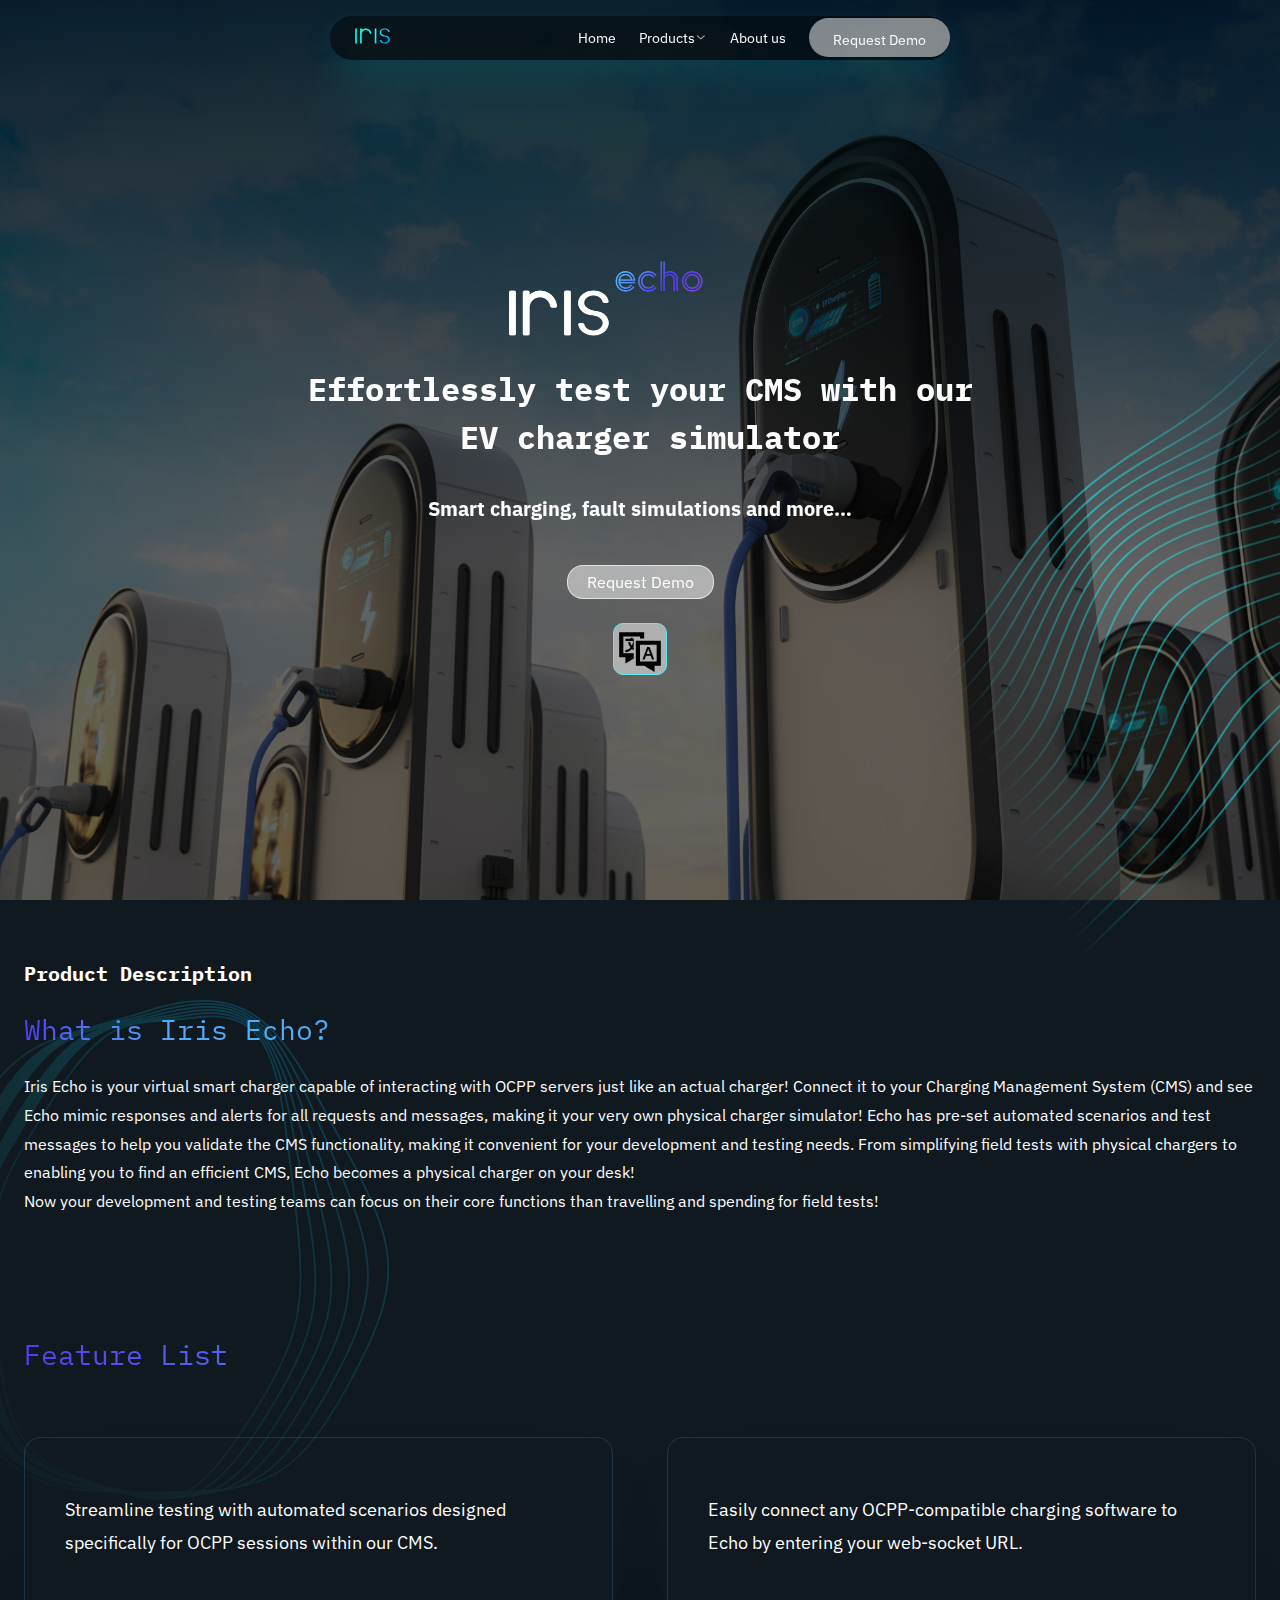
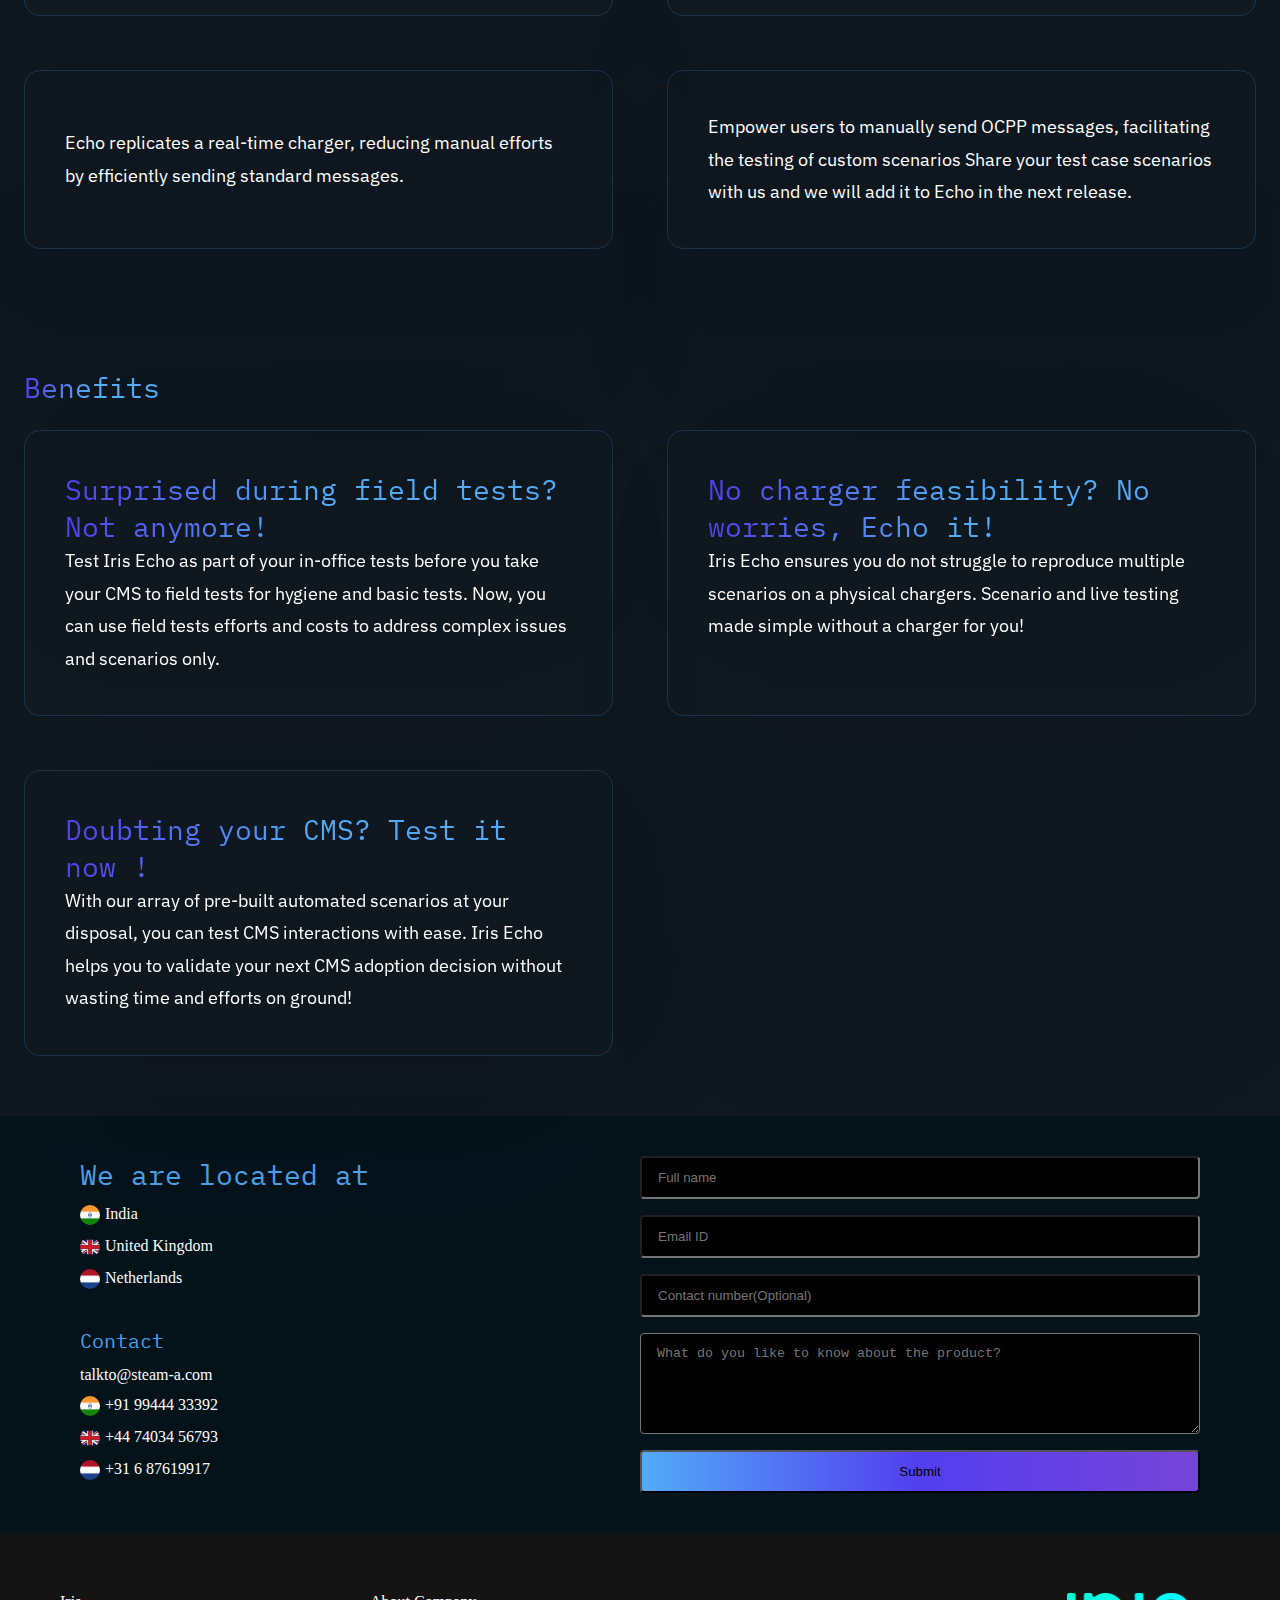
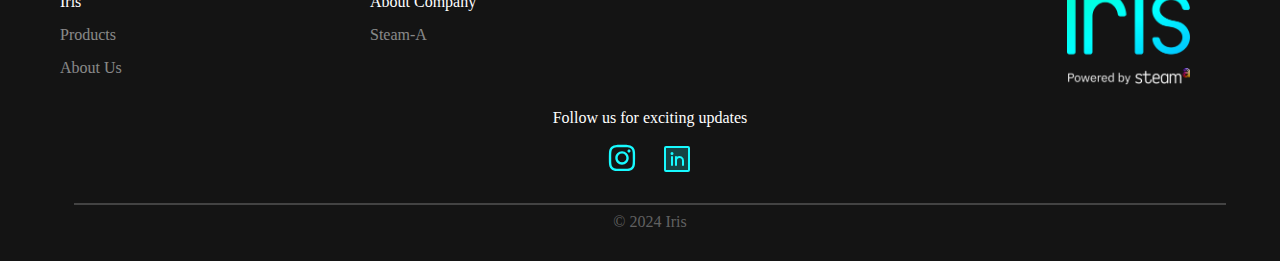
<file: Iris Project/iris/echo.html>
<!DOCTYPE html>
<html lang="en">
<head>
    <meta charset="UTF-8">
    <meta name="viewport" content="width=device-width, initial-scale=1.0">
    <title>Electric Vehicle Charging Ecosystem Software Suite | Iris | Steam-A</title>
    <link rel="stylesheet" href="css/echo.css">
    <link rel="icon" type="image" href="assests/titlelogo.png">
</head>
<body>
    <header class="header">
        <div class="header_div">
                <nav class="header_nav">
                    <div class="header_nav_image">
                        <a href="index.html" class="anchors"><img class="header_nav_img" src="assests/iris1.svg" alt="svg_image"></a> 
                    </div>
                    <a class="hamburger">
                        <span class="bar one"></span>
                        <span class="bar two"></span>
                        <span class="bar three"></span>
                    </a>
                    <div class="header_nav_list">          
                        <ul class="header_nav_ul">
                            <li ><a href="index.html" class="anchors hover">Home</a></li>
                            <li>
                                <div class="li_product">
                                    <p class="hover pro">Products<svg id="arrow" xmlns="http://www.w3.org/2000/svg" xmlns:xlink="http://www.w3.org/1999/xlink" height="0.7rem" width="0.7rem" viewBox="0 0 12 12"><path d="M 2.178 3.671 C 2.292 3.566 2.446 3.507 2.607 3.507 C 2.768 3.507 2.922 3.566 3.036 3.671 L 6.246 6.644 L 9.457 3.671 C 9.514 3.617 9.581 3.574 9.654 3.545 C 9.804 3.486 9.972 3.485 10.123 3.542 C 10.198 3.57 10.266 3.612 10.323 3.664 C 10.38 3.717 10.425 3.779 10.455 3.849 C 10.516 3.988 10.515 4.146 10.451 4.283 C 10.418 4.353 10.372 4.415 10.315 4.465 L 6.675 7.835 C 6.562 7.94 6.407 8 6.246 8 C 6.088 8.001 5.935 7.942 5.818 7.835 L 2.178 4.465 C 2.065 4.364 2.001 4.22 2 4.068 C 2 3.919 2.064 3.777 2.178 3.671 Z" fill="rgb(165, 165, 165)"></path></svg></p> 
                                    <div class="outer_div_li">
                                        <div class="li_product_li">
                                            <ul>
                                                <a href="product.html" class="anchors hover"><li>Network</li></a>
                                                <a href="sense.html" class="anchors hover"><li>Sense</li></a>
                                                <a href="echo.html" class="anchors hover"><li>Echo</li></a>
                                            </ul>
                                        </div>
                                    </div>
                                </div>
                            </li>
                            <li ><a href="aboutus.html" class="anchors hover"><span class="nowrap">About us</span></a></li>
                            <li><a href="#contact" class="anchors" id="req"><span class="nowrap request">Request Demo </span></a></li>
                        </ul>
                    </div>    
                </nav>
            
                <section class="header_section">
                    <img src="assests/iris_echo.png" width="263px" height="80.35">
                    <h1>Effortlessly test your CMS with our<br> EV charger simulator</h1>
                    <h4>Smart charging, fault simulations and more…</h4>
                    <a class="section_request anchors" href="#contact">Request Demo </a>
                    <div class="language">
                        <input type="checkbox" id="toggle" class="toggle-checkbox">
                        <label for="toggle" class="toggle-label"><img src="assests/language-svgrepo-com.svg" alt="" width="50px" height="50px"></label>
                        <div class="target-div"><div id="google_translate_element"></div></div>
                    </div>
                </section>
                <section class="waves">
                    <img src="assests/wave1.svg" class="waveimg">
                </section>  
          </div>
    </header>
    <main>
        <section class="product">
            <h4>Product Description</h4>
            <p class="clip">What is Iris Echo?</p>
            <p class="product_para">Iris Echo is your virtual smart charger capable of interacting with OCPP servers just like an actual charger! Connect it to your Charging Management System (CMS) and see Echo mimic responses and alerts for all requests and messages, making it your very own physical charger simulator! Echo has pre-set automated scenarios and test messages to help you validate the CMS functionality, making it convenient for your development and testing needs. From simplifying field tests with physical chargers to enabling you to find an efficient CMS, Echo becomes a physical charger on your desk! <br>Now your development and testing teams can focus on their core functions than travelling and spending for field tests!</p>

        </section>
        <section class="wavefly">
            <img src="assests/wavefly.svg">
        </section>
        <section class="feature_list">
            <p class="clip">Feature List</p>
            <section class="feature_list_cards">
                <section class="feature_list_card">
                    <div class="svg"></div>
                    <div class="feature_list_card_p">
                        <p>Streamline testing with automated scenarios designed specifically for OCPP sessions within our CMS.</p>
                    </div>
                </section>
                <section class="feature_list_card">
                    <div class="svg"></div>
                    <div class="feature_list_card_p">
                        <p>Easily connect any OCPP-compatible charging software to Echo by entering your web-socket URL.</p>
                    </div>    
                </section>
                <section class="feature_list_card">
                    <div class="svg"></div>
                    <div class="feature_list_card_p">
                        <p>Echo replicates a real-time charger, reducing manual efforts by efficiently sending standard messages.</p>
                    </div>
                </section>
                <section class="feature_list_card">
                    <div class="svg"></div>
                    <div class="feature_list_card_p">
                        <p>Empower users to manually send OCPP messages, facilitating the testing of custom scenarios Share your test case scenarios with us and we will add it to Echo in the next release.</p>
                    </div>   
                </section>
            </section>  
        </section>
        <section class="benefits">
            <p class="clip">Benefits</p>
            <section class="benefits_cards">
                <div class="benefits_card">
                    <p class="clip">Surprised during field tests? Not anymore!</p>
                    <p>Test Iris Echo as part of your in-office tests before you take your CMS to field tests for hygiene and basic tests. Now, you can use field tests efforts and costs to address complex issues and scenarios only. </p>
                </div>
                <div class="benefits_card">
                    <p class="clip">No charger feasibility? No worries, Echo it!</p>
                    <p>Iris Echo ensures you do not struggle to reproduce multiple scenarios on a physical chargers. Scenario and live testing made simple without a charger for you!</p>
                </div>
                <div class="benefits_card">
                    <p class="clip">Doubting your CMS? Test it now !</p>
                    <p>With our array of pre-built automated scenarios at your disposal, you can test CMS interactions with ease. Iris Echo helps you to validate your next CMS adoption decision without wasting time and efforts on ground! </p>
                </div>
            </section>
        </section>
        <section class="iris_contact" id="contact">
            <div class="iris_contact_inner">
                <section class="iris_contact_location">
                        <p>We are located at</p>
                        <ol>
                            <li><img src="assests/india1.png" class="india"> India</li>
                            <li><img src="assests/united_kingdom.svg" class="uk">
                                United Kingdom</li>
                            <li><img src="assests/nether.png" class="nether">Netherlands</li>
                        </ol>
                </section>
                <section class="iris_contact_contact">
                        <p>Contact</p>
                        <p>talkto@steam-a.com</p>
                    <ol>
                        <li><img src="assests/india1.png" class="india"> +91 99444 33392</li>
                        <li><img src="assests/united_kingdom.svg" class="uk"> +44 74034 56793</li>
                        <li><img src="assests/nether.png" class="nether"> +31 6 87619917</li>
                    </ol>
                </section>
            </div>
            <div class="iris_contact_form">
                <form class="contact_form">
                        <input type="text" name="name" id="name" placeholder="Full name" required>
                        <input type="email" name="email" id="email" placeholder="Email ID" required>
                        <input type="text" name="contact" id="contact" placeholder="Contact number(Optional)">
                        <textarea rows="5" name="message" id="text_area" placeholder="What do you like to know about the product?" required></textarea>
                        <button type="submit" id="button">Submit</button>
                </form>

            </div>
        </section>    
    </main>
    <footer>
        <section class="footer">
            <section class="footer_header">
                <section class="footer_header_one">
                    <p>Iris</p>
                    <a href="index.html#iris_id" style="text-decoration: none;">Products</a>
                    <a href="aboutus.html" style="text-decoration: none;">About Us</a>
                </section>
                <section class="footer_header_two">
                    <p>About Company</p>
                    <a href="https://www.steam-a.com/" style="text-decoration: none;">Steam-A</a>
                </section>  
                <section class="footer_header_three">
                    <img src="assests/iris_steama.avif" width="122.4px" height="92px">
                </section>
            </section>
            <section class="footer_main">
                <section class="footer_main_p">
                    <p>Follow us for exciting updates</p>
                </section>
                <section class="footer_main_img">
                    <a href="https://www.instagram.com/steama_team/"><svg class="insta" xmlns="http://www.w3.org/2000/svg" viewBox="0 0 448 512"><!--!Font Awesome Free 6.6.0 by @fontawesome - https://fontawesome.com License - https://fontawesome.com/license/free Copyright 2024 Fonticons, Inc.--><path fill="#17faff" d="M224.1 141c-63.6 0-114.9 51.3-114.9 114.9s51.3 114.9 114.9 114.9S339 319.5 339 255.9 287.7 141 224.1 141zm0 189.6c-41.1 0-74.7-33.5-74.7-74.7s33.5-74.7 74.7-74.7 74.7 33.5 74.7 74.7-33.6 74.7-74.7 74.7zm146.4-194.3c0 14.9-12 26.8-26.8 26.8-14.9 0-26.8-12-26.8-26.8s12-26.8 26.8-26.8 26.8 12 26.8 26.8zm76.1 27.2c-1.7-35.9-9.9-67.7-36.2-93.9-26.2-26.2-58-34.4-93.9-36.2-37-2.1-147.9-2.1-184.9 0-35.8 1.7-67.6 9.9-93.9 36.1s-34.4 58-36.2 93.9c-2.1 37-2.1 147.9 0 184.9 1.7 35.9 9.9 67.7 36.2 93.9s58 34.4 93.9 36.2c37 2.1 147.9 2.1 184.9 0 35.9-1.7 67.7-9.9 93.9-36.2 26.2-26.2 34.4-58 36.2-93.9 2.1-37 2.1-147.8 0-184.8zM398.8 388c-7.8 19.6-22.9 34.7-42.6 42.6-29.5 11.7-99.5 9-132.1 9s-102.7 2.6-132.1-9c-19.6-7.8-34.7-22.9-42.6-42.6-11.7-29.5-9-99.5-9-132.1s-2.6-102.7 9-132.1c7.8-19.6 22.9-34.7 42.6-42.6 29.5-11.7 99.5-9 132.1-9s102.7-2.6 132.1 9c19.6 7.8 34.7 22.9 42.6 42.6 11.7 29.5 9 99.5 9 132.1s2.7 102.7-9 132.1z"/></svg></a>
                    <a href="https://www.linkedin.com/showcase/iris-steam-a"><svg  class="linkedin" xmlns="http://www.w3.org/2000/svg" viewBox="0 0 256 256" focusable="false" color="rgb(23, 250, 255)" style="user-select: none; width: 32px; height: 32px; display: inline-block; fill: rgb(23, 250, 255); color: rgb(23, 250, 255); flex-shrink: 0;"><g color="rgb(23, 250, 255)" weight="duotone"><path d="M224,40V216a8,8,0,0,1-8,8H40a8,8,0,0,1-8-8V40a8,8,0,0,1,8-8H216A8,8,0,0,1,224,40Z" opacity="0.2"></path><path d="M216,24H40A16,16,0,0,0,24,40V216a16,16,0,0,0,16,16H216a16,16,0,0,0,16-16V40A16,16,0,0,0,216,24Zm0,192H40V40H216V216ZM96,112v64a8,8,0,0,1-16,0V112a8,8,0,0,1,16,0Zm88,28v36a8,8,0,0,1-16,0V140a20,20,0,0,0-40,0v36a8,8,0,0,1-16,0V112a8,8,0,0,1,15.79-1.78A36,36,0,0,1,184,140ZM100,84A12,12,0,1,1,88,72,12,12,0,0,1,100,84Z"></path></g></svg></a>
                </section>
            </section>
            <section class="footer_footer">
                <div class="footer_footer_border"></div>
                <p class="footer_footer_p">&copy; 2024 Iris</p>
            </section>
        </section>
    </footer>    
    <script src="js/home.js"></script>
    <script type="text/javascript">
        function googleTranslateElementInit() {
            new google.translate.TranslateElement(
                {pageLanguage: 'en'},
                'google_translate_element'
            );
        } 
  </script>
  <script type="text/javascript" src="https://translate.google.com/translate_a/element.js?cb=googleTranslateElementInit"></script>
</body>
</html>
</file>
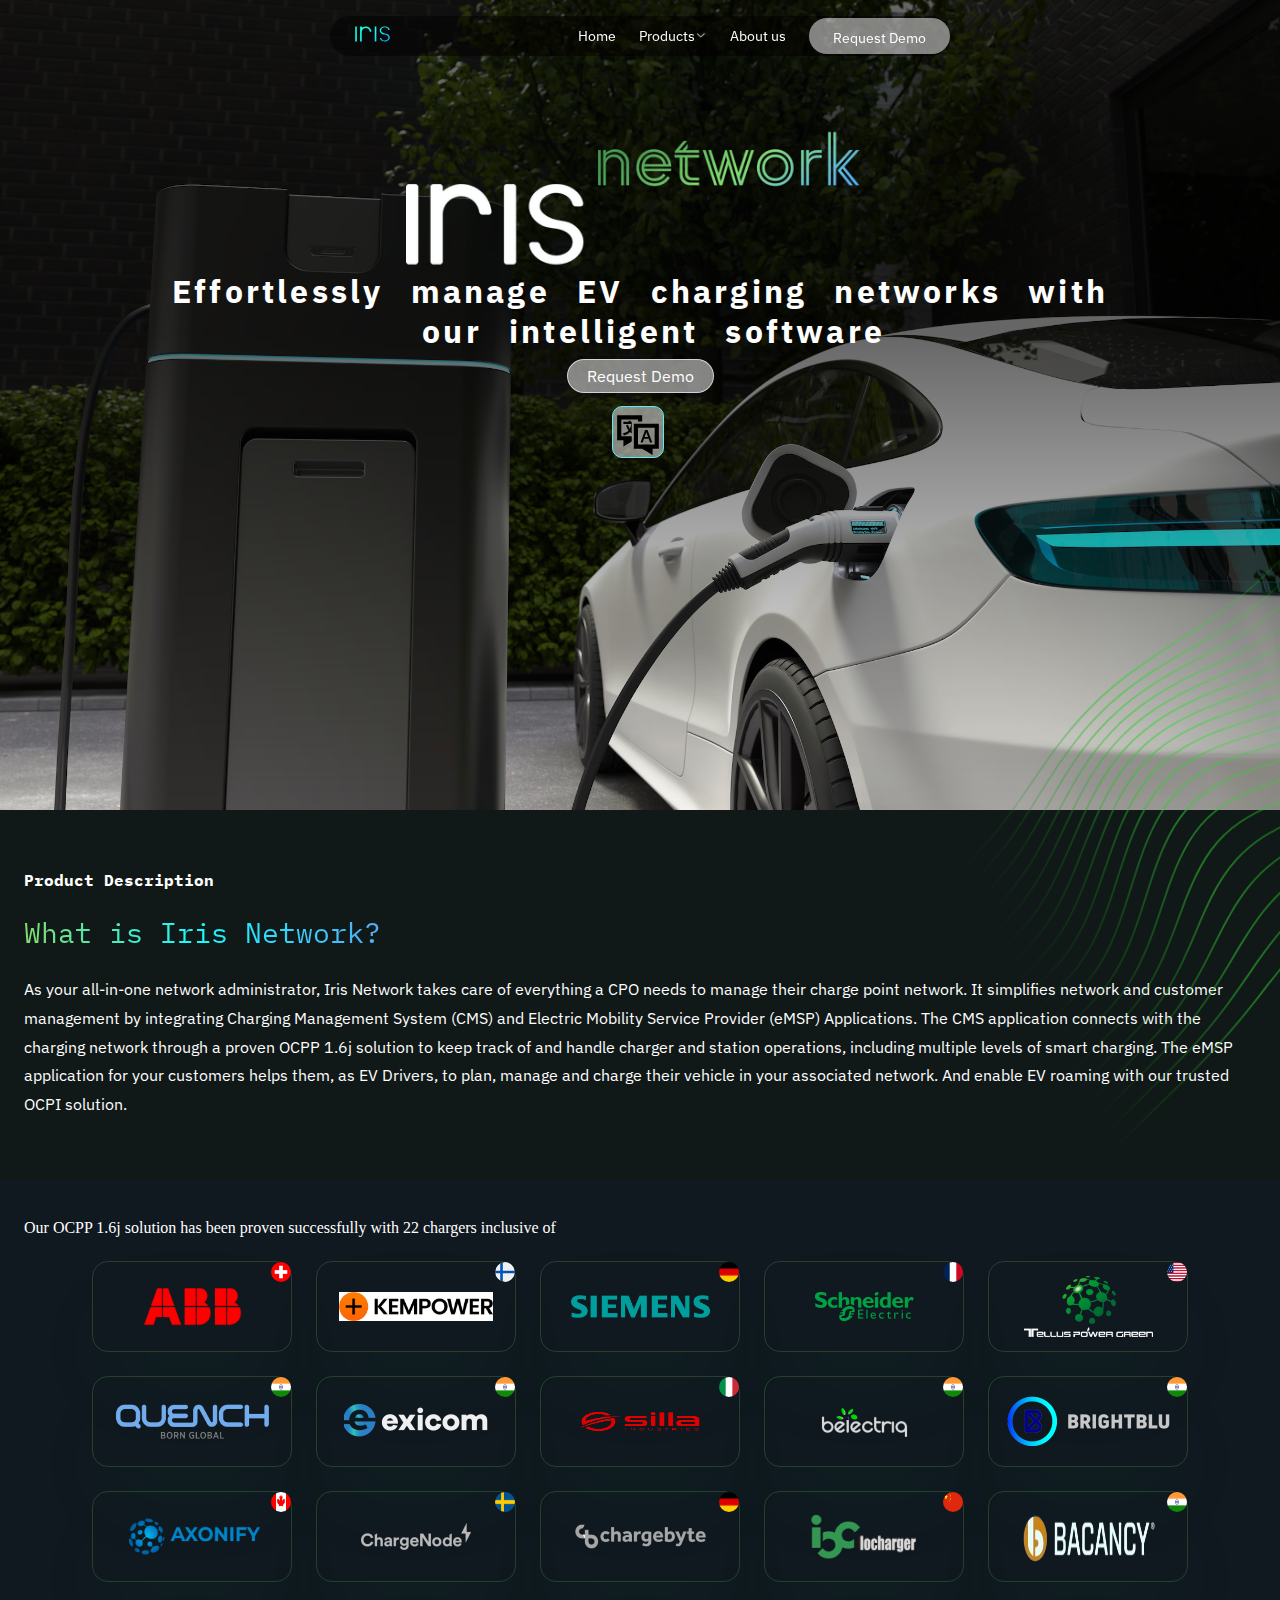
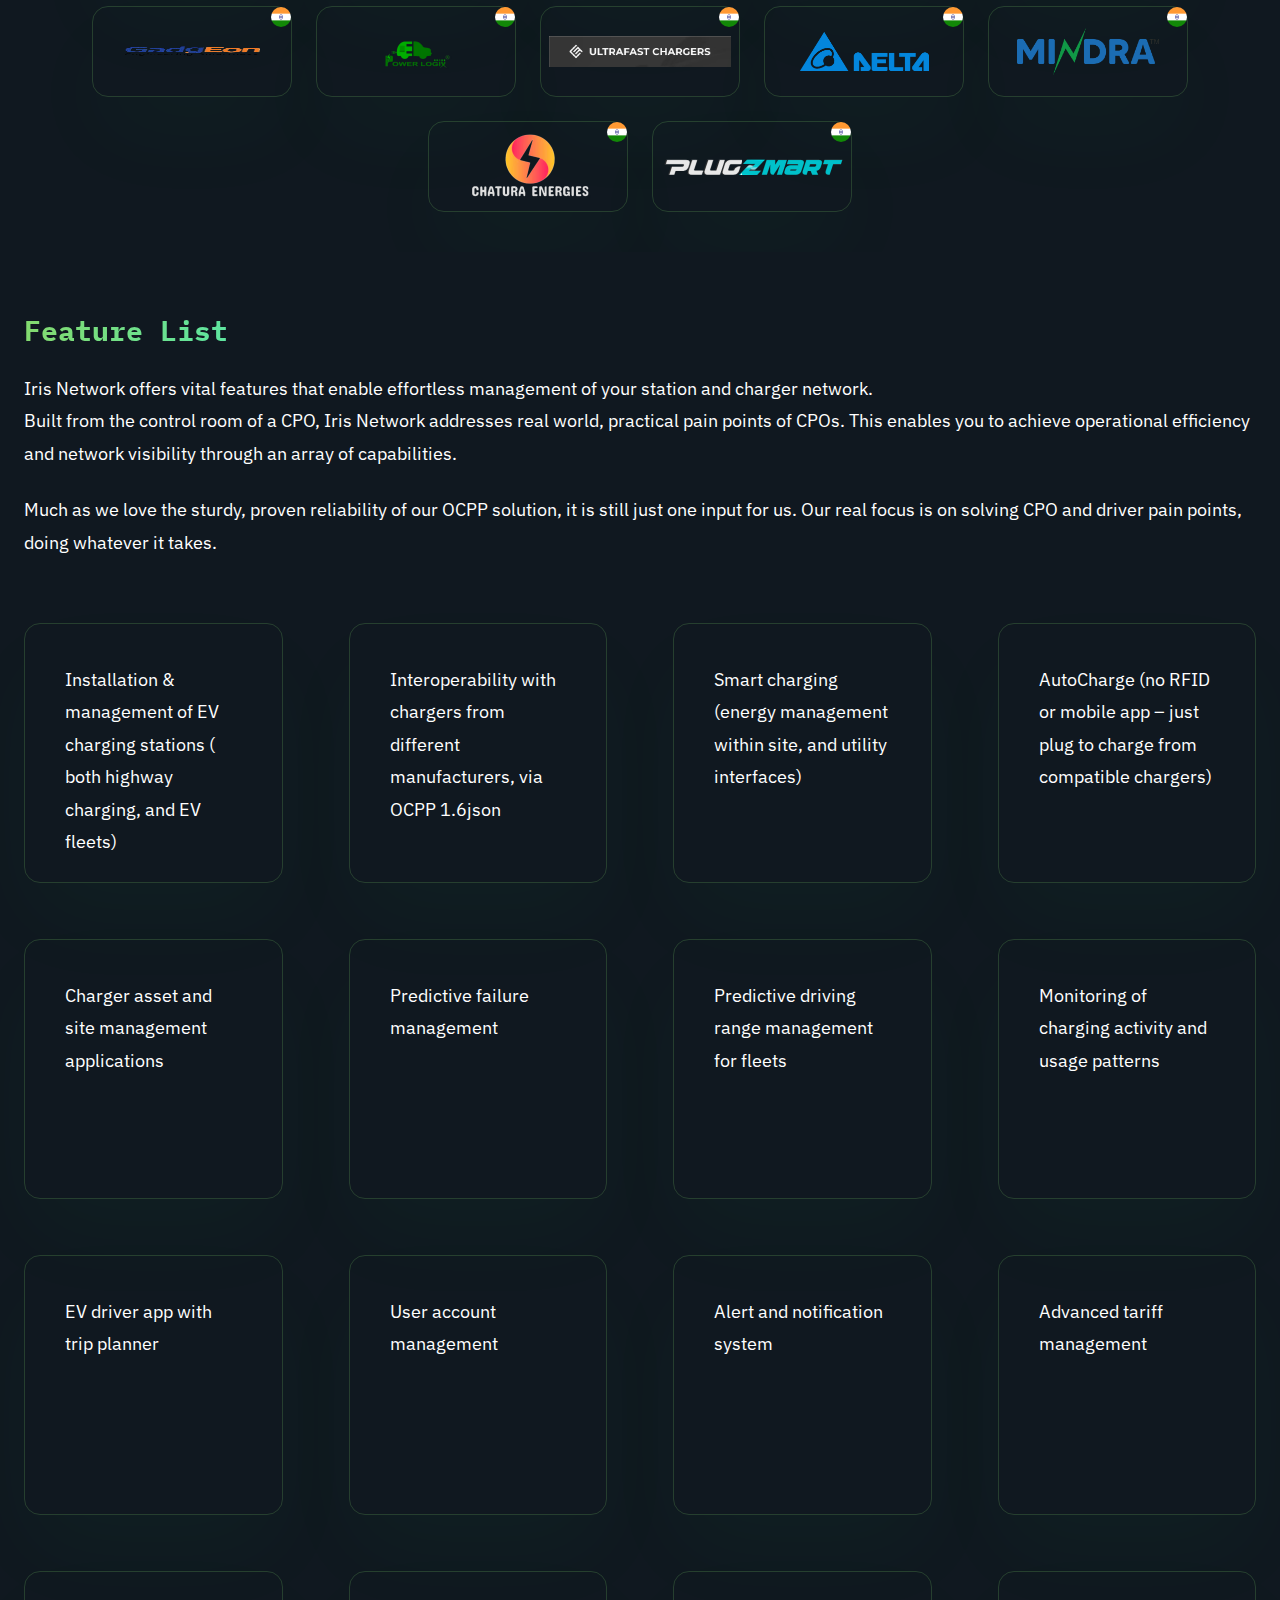
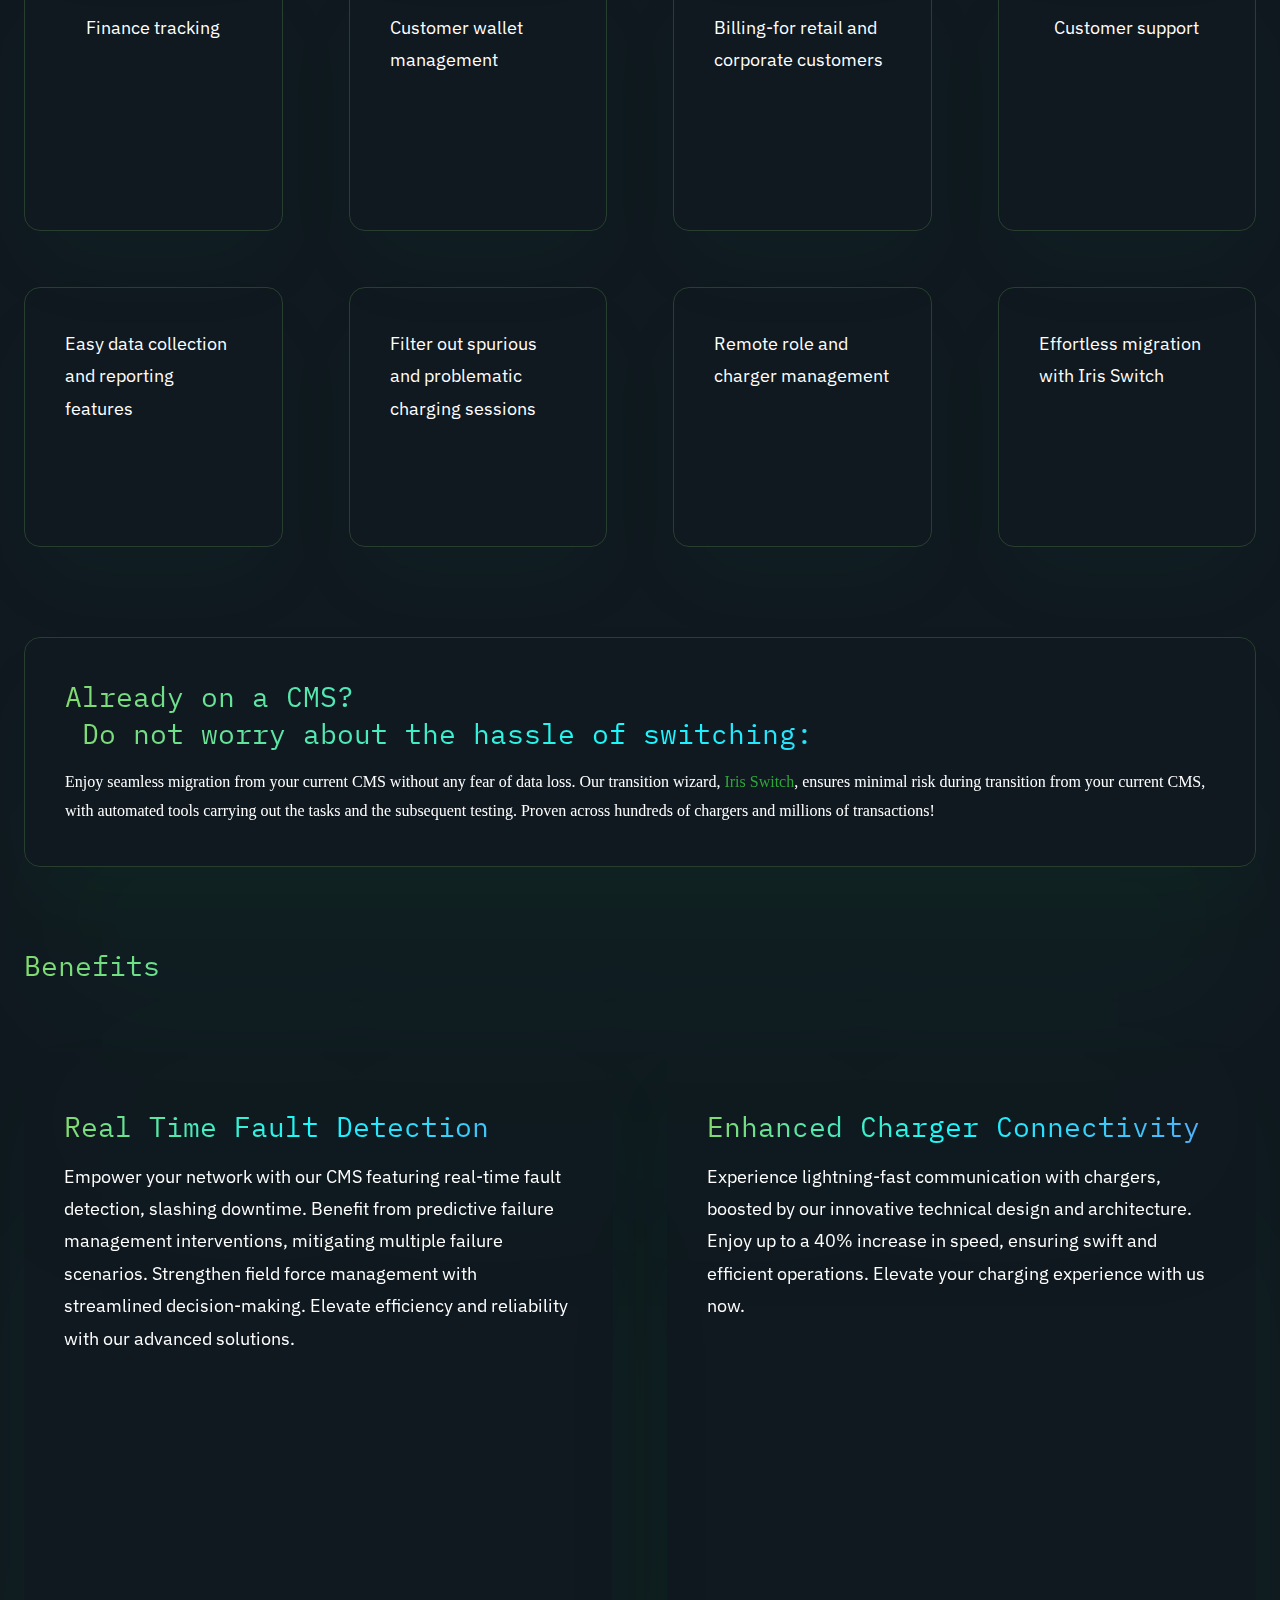
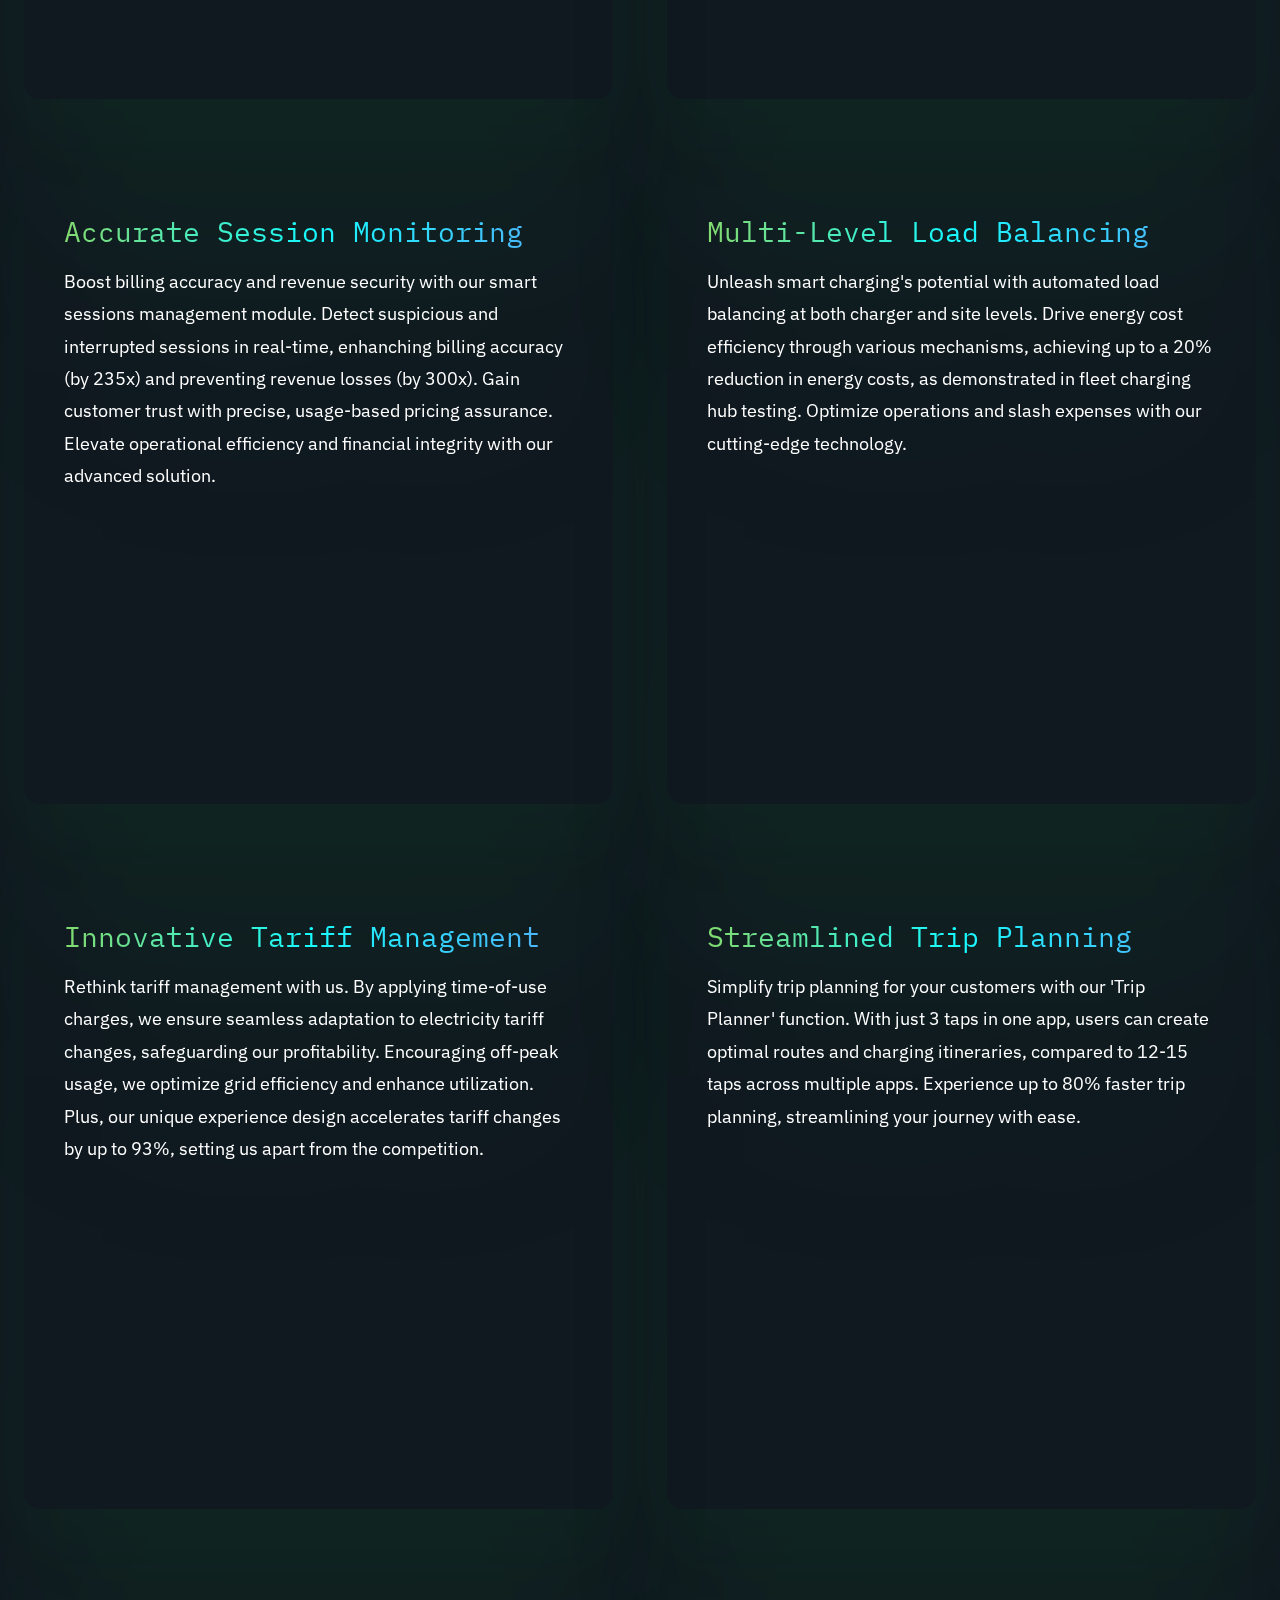
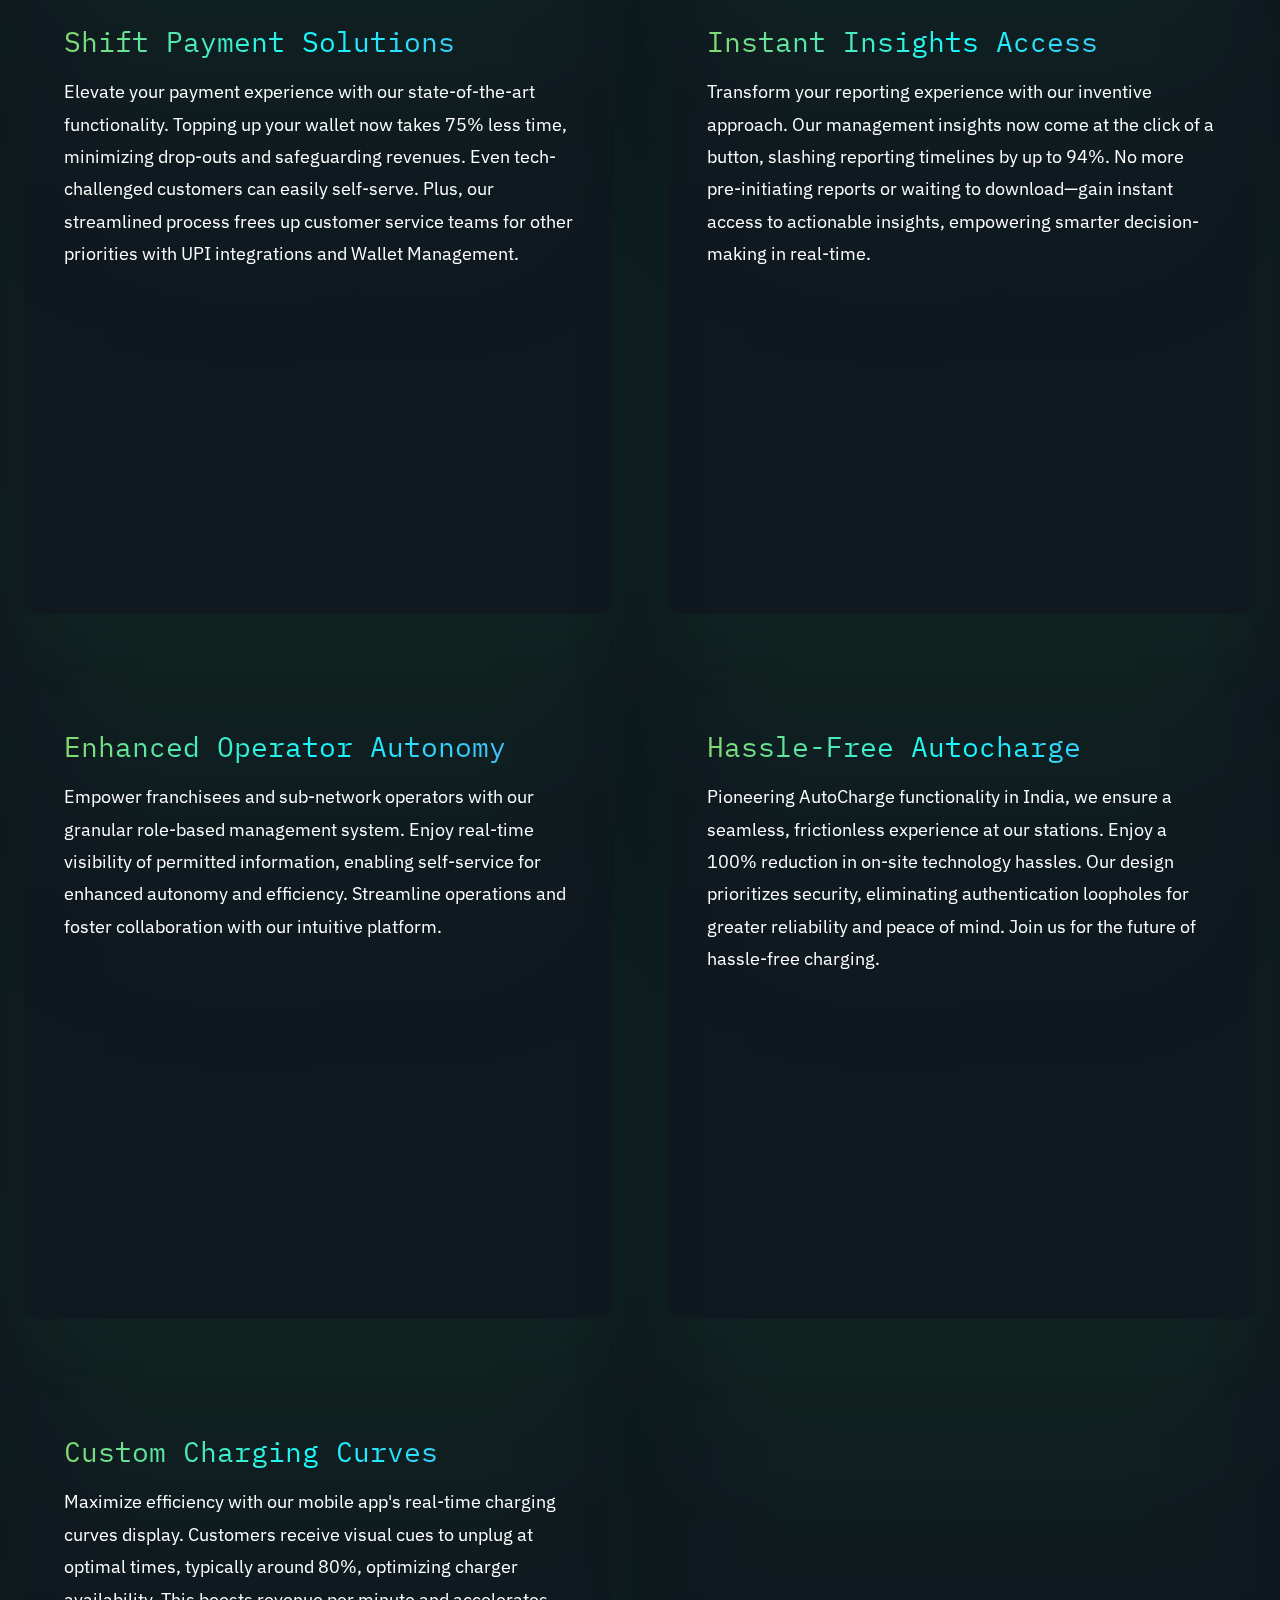
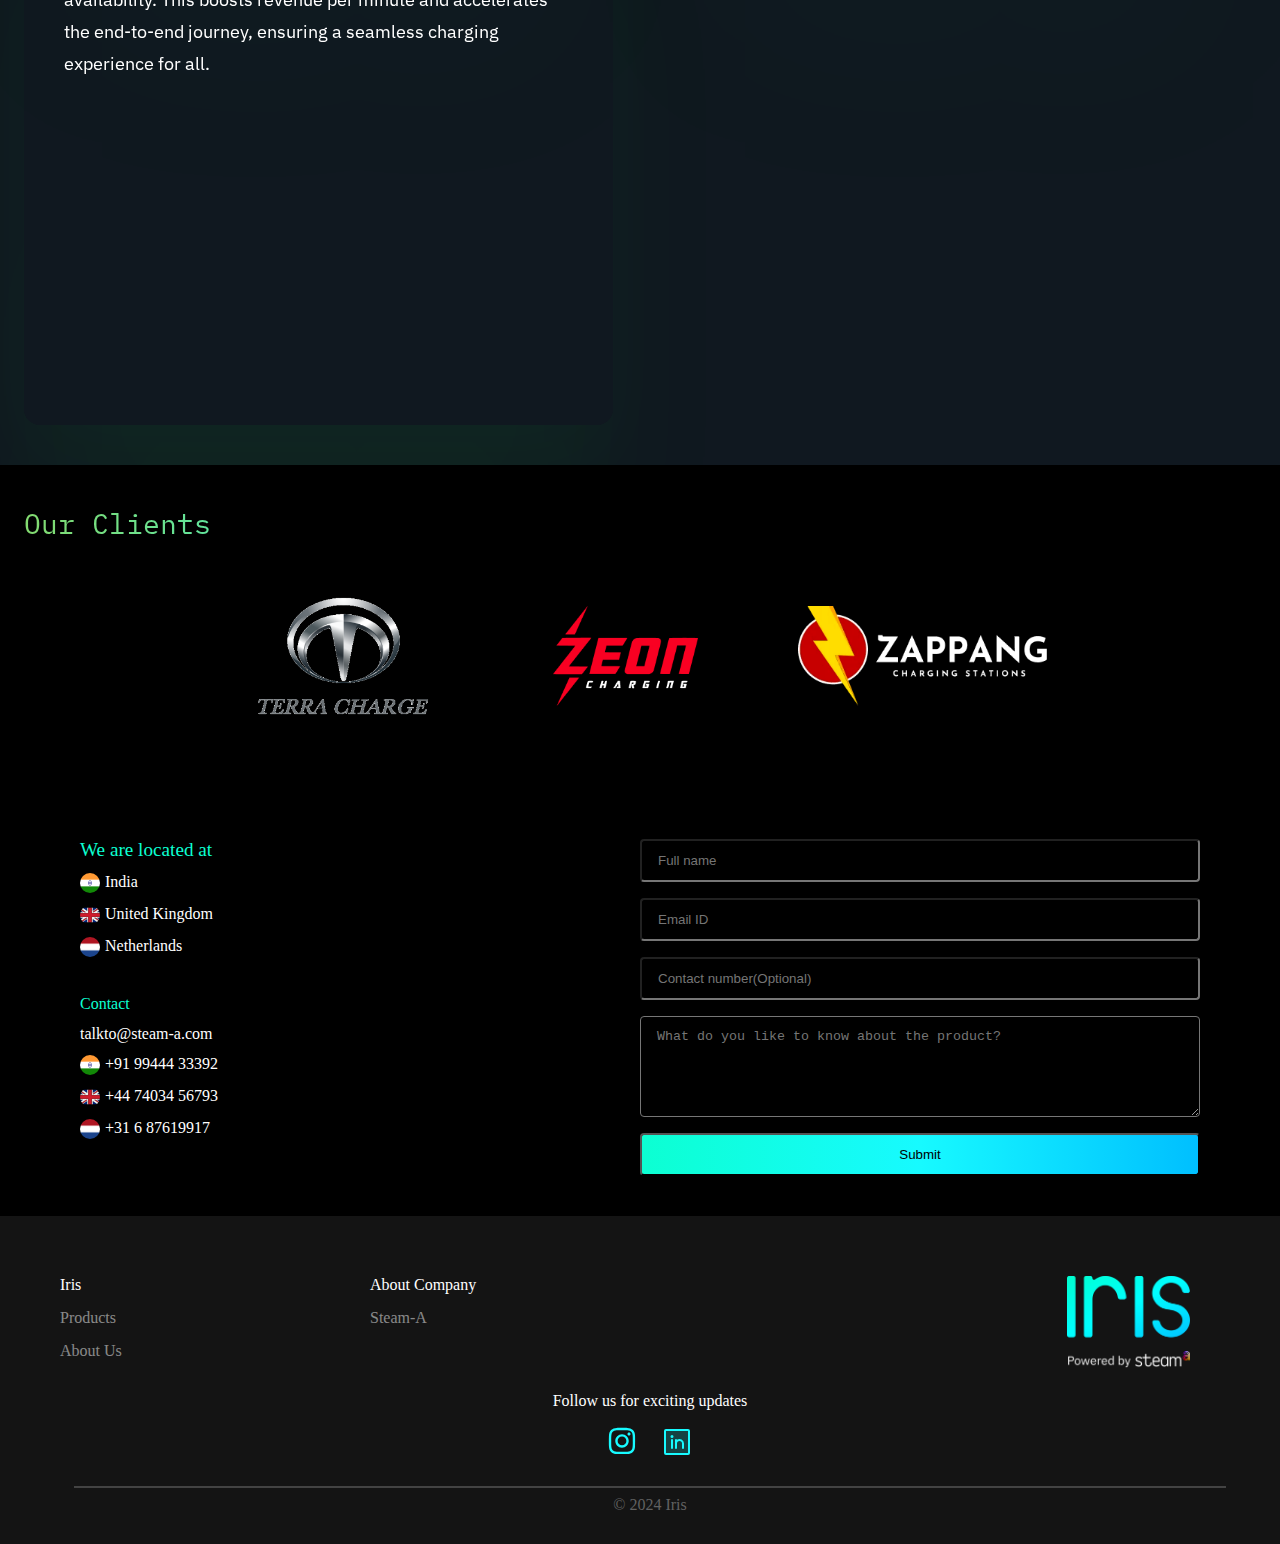
<file: Iris Project/iris/product.html>
<!DOCTYPE html>
<html lang="en">
<head>
    <meta charset="UTF-8">
    <meta name="viewport" content="width=device-width, initial-scale=1.0">
    <title>Electric Vehicle Charging Ecosystem Software Suite | Iris | Steam-A</title>
    <link rel="stylesheet" href="css/productstyle.css">
    <link rel="icon" type="image" href="assests/titlelogo.png">
</head>
<body>
    <header class="header">
        <div class="header_div">
                <nav class="header_nav">
                    <div class="header_nav_image">
                        <a href="index.html" class="anchors"><img class="header_nav_img" src="assests/iris1.svg" alt="svg_image"></a> 
                    </div>
                    <a class="hamburger">
                        <span class="bar one"></span>
                        <span class="bar two"></span>
                        <span class="bar three"></span>
                    </a>
                    <div class="header_nav_list">          
                        <ul class="header_nav_ul">
                            <li ><a href="index.html" class="anchors hover">Home</a></li>
                            <li>
                                <div class="li_product">
                                    <p class="hover pro">Products<svg id="arrow" xmlns="http://www.w3.org/2000/svg" xmlns:xlink="http://www.w3.org/1999/xlink" height="0.7rem" width="0.7rem" viewBox="0 0 12 12"><path d="M 2.178 3.671 C 2.292 3.566 2.446 3.507 2.607 3.507 C 2.768 3.507 2.922 3.566 3.036 3.671 L 6.246 6.644 L 9.457 3.671 C 9.514 3.617 9.581 3.574 9.654 3.545 C 9.804 3.486 9.972 3.485 10.123 3.542 C 10.198 3.57 10.266 3.612 10.323 3.664 C 10.38 3.717 10.425 3.779 10.455 3.849 C 10.516 3.988 10.515 4.146 10.451 4.283 C 10.418 4.353 10.372 4.415 10.315 4.465 L 6.675 7.835 C 6.562 7.94 6.407 8 6.246 8 C 6.088 8.001 5.935 7.942 5.818 7.835 L 2.178 4.465 C 2.065 4.364 2.001 4.22 2 4.068 C 2 3.919 2.064 3.777 2.178 3.671 Z" fill="rgb(165, 165, 165)"></path></svg></p> 
                                    <div class="outer_div_li">
                                        <div class="li_product_li">
                                            <ul>
                                                <a href="product.html" class="anchors hover"><li>Network</li></a>
                                                <a href="sense.html" class="anchors hover"><li>Sense</li></a>
                                                <a href="echo.html" class="anchors hover"><li>Echo</li></a>
                                            </ul>
                                        </div>
                                    </div>
                                </div>
                            </li>
                            <li ><a href="aboutus.html" class="anchors hover"><span class="nowrap">About us</span></a></li>
                            <li><a href="#contact" class="anchors " id="req"><span class="nowrap request">Request Demo </span></a></li>
                        </ul>
                    </div>    
                </nav>
            
                <section class="header_section">
                    <img src="assests/iris_network.png">
                    <h1>Effortlessly manage EV charging networks with<br> our intelligent software</h1>
                    <p class="section_request"><a href="#contact" class="anchors">Request Demo</a></p>
                    <div class="language">
                        <input type="checkbox" id="toggle" class="toggle-checkbox">
                        <label for="toggle" class="toggle-label"><img src="assests/language-svgrepo-com.svg" alt="" width="50px" height="50px"></label>
                        <div class="target-div"><div id="google_translate_element"></div></div>
                    </div>
                </section>
                
                <section class="waves">
                    <img src="assests/updated_wave1.svg" class="waveimg">
                </section>        
          </div>
    </header>
    <main>
        <section class="product">
            <h4>Product Description</h4>
            <p class="clip">What is Iris Network?</p>
            <p class="product_para">As your all-in-one network administrator, Iris Network takes care of everything a CPO needs to manage their charge point network. It simplifies network and customer management by integrating Charging Management System (CMS) and Electric Mobility Service Provider (eMSP) Applications. The CMS application connects with the charging network through a proven OCPP 1.6j solution to keep track of and handle charger and station operations, including multiple levels of smart charging. The eMSP application for your customers helps them, as EV Drivers, to plan, manage and charge their vehicle in your associated network. And enable EV roaming with our trusted OCPI solution.</p>

        </section>
        <section class="solutions">
            <p>Our OCPP 1.6j solution has been proven successfully with 22 chargers inclusive of </p>
            <section class="solution_image">
                <div class="solution_images">
                    <img src="assests/swiss1.webp">
                    <img src="assests/abb.avif" width="99px" height="39px">
                </div>
                <div class="solution_images">
                    <img src="assests/finland.svg">
                    <img src="assests/kempower.avif" width="155px" height="29px">
                </div>
                <div class="solution_images">
                    <img src="assests/germany.jfif">
                    <img src="assests/seimens.webp" width="139px" height="79px">
                </div>
                <div class="solution_images">
                    <img src="assests/france.png">
                    <img src="assests/scheinerder.avif" width="101px" height="53px">
                </div>
                <div class="solution_images">
                    <img src="assests/us.webp">
                    <img src="assests/tellus.avif" width="129px" height="61px">
                </div>
                <div class="solution_images">
                    <img src="assests/india1.png">
                    <img src="assests/quench.avif" width="155px" height="41px">
                </div>
                <div class="solution_images">
                    <img src="assests/india1.png">
                    <img src="assests/exicom.avif" width="145px" height="43px">
                </div>
                <div class="solution_images">
                    <img src="assests/italy.png">
                    <img src="assests/silla.avif" width="131px" height="26.2px">
                </div>
                <div class="solution_images">
                    <img src="assests/india1.png">
                    <img src="assests/beielectric.avif" width="135px" height="32px">
                </div>
                <div class="solution_images">
                    <img src="assests/india1.png">
                    <img src="assests/brightblue.avif" width="173px" height="59px">
                </div>
                <div class="solution_images">
                    <img src="assests/canada.jpg">
                    <img src="assests/axonify.avif" width="135px" height="52.5px">
                </div>
                <div class="solution_images">
                    <img src="assests/sweden.png">
                    <img src="assests/chargernode.avif" width="110px" height="59px">
                </div>
                <div class="solution_images">
                    <img src="assests/germany.jfif">
                    <img src="assests/chargebyte.avif" width="131px" height="26.2px">
                </div>
                <div class="solution_images">
                    <img src="assests/china.webp">
                    <img src="assests/locharger.avif" width="135px" height="52.5px">
                </div>
                <div class="solution_images">
                    <img src="assests/india1.png">
                    <img src="assests/bacancy45-removebg-preview.png" width="135px" height="53px">
                </div>
                <div class="solution_images">
                    <img src="assests/india1.png">
                    <img src="assests/gadgeon-removebg-preview.png" width="135px" height="28px">
                </div>
                <div class="solution_images">
                    <img src="assests/india1.png">
                    <img src="assests/powerlogic.avif" width="135px" height="53px">
                </div>
                <div class="solution_images">
                    <img src="assests/india1.png">
                    <img src="assests/ultrafast.avif" width="187px" height="31px">
                </div>
                <div class="solution_images">
                    <img src="assests/india1.png">
                    <img src="assests/nelta.avif" width="129px" height="39px">
                </div>
                <div class="solution_images">
                    <img src="assests/india1.png">
                    <img src="assests/mindra.avif" width="147px" height="47px">
                </div>
                <div class="solution_images">
                    <img src="assests/india1.png">
                    <img src="assests/chatura.avif" width="131px" height="65px">
                </div>
                <div class="solution_images">
                    <img src="assests/india1.png">
                    <img src="assests/plugzmart.avif" width="187px" height="29px">
                </div>

            </section>
        </section>
        <section class="feature_list">
            <h2 class="clip" >Feature List</h2>
            <section class="feature_list_p">
                <p>Iris Network offers vital features that enable effortless management of your station and charger network.</p>
                <p>Built from the control room of a CPO, Iris Network addresses real world, practical pain points of CPOs. This enables you to achieve operational efficiency and network visibility through an array of capabilities.</p>
            </section>
            <p class="feature_para">Much as we love the sturdy, proven reliability of our OCPP solution, it is still just one input for us. Our real focus is on solving CPO and driver pain points, doing whatever it takes.</p>
            <section class="feature_list_cards">
                <section class="feature_list_card">
                    <div class="svg"></div>
                    <div class="feature_list_card_p">
                        <p>Installation & management of EV charging stations ( both highway charging, and EV fleets)</p>
                    </div>
                </section>
                <section class="feature_list_card">
                    <div class="svg"></div>
                    <div class="feature_list_card_p">
                        <p>Interoperability with chargers from different manufacturers, via OCPP 1.6json</p>
                    </div>    
                </section>
                <section class="feature_list_card">
                    <div class="svg"></div>
                    <div class="feature_list_card_p">
                        <p>Smart charging (energy management within site, and utility interfaces)</p>
                    </div>
                </section>
                <section class="feature_list_card">
                    <div class="svg"></div>
                    <div class="feature_list_card_p">
                        <p>AutoCharge (no RFID or mobile app – just plug to charge from compatible chargers)</p>
                    </div>   
                </section>
                <section class="feature_list_card">
                    <div class="svg"></div>
                    <div class="feature_list_card_p">
                        <p>Charger asset and site management applications</p>
                    </div> 
                </section>
                <section class="feature_list_card">
                    <div class="svg"></div>
                    <div class="feature_list_card_p">
                        <p>Predictive failure management</p>
                    </div>
                </section>
                <section class="feature_list_card">
                    <div class="svg"></div>
                    <div class="feature_list_card_p">
                        <p>Predictive driving range management for fleets</p>
                    </div>
                </section>
                <section class="feature_list_card">
                    <div class="svg"></div>
                    <div class="feature_list_card_p">
                        <p>Monitoring of charging activity and usage patterns</p>
                    </div>
                </section>
                <section class="feature_list_card">
                    <div class="svg"></div>
                    <div class="feature_list_card_p">
                        <p>EV driver app with trip planner</p>
                    </div>
                </section>
                <section class="feature_list_card">
                    <div class="svg"></div>
                    <div class="feature_list_card_p">
                        <p>User account management</p>
                    </div>
                </section>
                <section class="feature_list_card">
                    <div class="svg"></div>
                    <div class="feature_list_card_p">
                        <p>Alert and notification system</p>
                    </div>
                </section>
                <section class="feature_list_card">
                    <div class="svg"></div>
                    <div class="feature_list_card_p">
                        <p>Advanced tariff management</p>
                    </div>
                </section>
                <section class="feature_list_card">
                    <div class="svg"></div>
                    <div class="feature_list_card_p">
                        <p>Finance tracking</p>
                    </div>
                </section>
                <section class="feature_list_card">
                    <div class="svg"></div>
                    <div class="feature_list_card_p">
                        <p>Customer wallet management</p>
                    </div>
                </section>
                <section class="feature_list_card">
                    <div class="svg"></div>
                    <div class="feature_list_card_p">
                        <p>Billing-for retail and corporate customers</p>
                    </div>   
                </section>
                <section class="feature_list_card">
                    <div class="svg"></div>
                    <div class="feature_list_card_p">
                        <p>Customer support</p>
                    </div>    
                </section>
                <section class="feature_list_card">
                    <div class="svg"></div>
                    <div class="feature_list_card_p">
                        <p>Easy data collection and reporting features</p>
                    </div>    
                </section>
                <section class="feature_list_card">
                    <div class="svg"></div>
                    <div class="feature_list_card_p">
                        <p>Filter out spurious and problematic charging sessions</p>
                    </div>  
                </section>
                <section class="feature_list_card">
                    <div class="svg"></div>
                    <div class="feature_list_card_p">
                        <p>Remote role and charger management</p>
                    </div>   
                </section>
                <section class="feature_list_card">
                    <div class="svg"></div>
                    <div class="feature_list_card_p">
                        <p>Effortless migration with Iris Switch</p>
                    </div>  
                </section>

            </section>
        </section>    
        <section class="CMS">
                <div class="CMS_content">
                    <p class="clip">Already on a CMS? <br> Do not worry about the hassle of switching:</p>
                    <p>Enjoy seamless migration from your current CMS without any fear of data loss. Our transition wizard, <a href="https://iris.steam-a.com/Archive/old-network0934sd93"  style="text-decoration: none;"class="color">Iris Switch</a>, ensures minimal risk during transition from your current CMS, with automated tools carrying out the tasks and the subsequent testing. Proven across hundreds of chargers and millions of transactions!</p>
                </div>    
        </section>
        <section class="benefits">
                <p class="clip">Benefits</p>
                <section class="benefits_cards">
                    <div class="benefits_card">
                        <p class="clip">Real Time Fault Detection</p>
                        <p>Empower your network with our CMS featuring real-time fault detection, slashing downtime. Benefit from predictive failure management interventions, mitigating multiple failure scenarios. Strengthen field force management with streamlined decision-making. Elevate efficiency and reliability with our advanced solutions.</p>
                    </div>
                    <div class="benefits_card">
                        <p class="clip">Enhanced Charger Connectivity</p>
                        <p>Experience lightning-fast communication with chargers, boosted by our innovative technical design and architecture. Enjoy up to a 40% increase in speed, ensuring swift and efficient operations. Elevate your charging experience with us now.</p>
                    </div>
                    <div class="benefits_card">
                        <p class="clip">Accurate Session Monitoring</p>
                        <p>Boost billing accuracy and revenue security with our smart sessions management module. Detect suspicious and interrupted sessions in real-time, enhanching billing accuracy (by 235x) and preventing revenue losses (by 300x). Gain customer trust with precise, usage-based pricing assurance. Elevate operational efficiency and financial integrity with our advanced solution.</p>
                    </div>
                    <div class="benefits_card">
                        <p class="clip">Multi-Level Load Balancing</p>
                        <p>Unleash smart charging's potential with automated load balancing at both charger and site levels. Drive energy cost efficiency through various mechanisms, achieving up to a 20% reduction in energy costs, as demonstrated in fleet charging hub testing. Optimize operations and slash expenses with our cutting-edge technology.</p>
                    </div>
                    <div class="benefits_card">
                        <p class="clip">Innovative Tariff Management</p>
                        <p>Rethink tariff management with us. By applying time-of-use charges, we ensure seamless adaptation to electricity tariff changes, safeguarding our profitability. Encouraging off-peak usage, we optimize grid efficiency and enhance utilization. Plus, our unique experience design accelerates tariff changes by up to 93%, setting us apart from the competition.</p>
                    </div>
                    <div class="benefits_card">
                        <p class="clip">Streamlined Trip Planning</p>
                        <p>Simplify trip planning for your customers with our 'Trip Planner' function. With just 3 taps in one app, users can create optimal routes and charging itineraries, compared to 12-15 taps across multiple apps. Experience up to 80% faster trip planning, streamlining your journey with ease.</p>
                    </div>
                    <div class="benefits_card">
                        <p class="clip">Shift Payment Solutions</p>
                        <p>Elevate your payment experience with our state-of-the-art functionality. Topping up your wallet now takes 75% less time, minimizing drop-outs and safeguarding revenues. Even tech-challenged customers can easily self-serve. Plus, our streamlined process frees up customer service teams for other priorities with UPI integrations and Wallet Management.</p>
                    </div>
                    <div class="benefits_card">
                        <p class="clip">Instant Insights Access</p>
                        <p>Transform your reporting experience with our inventive approach. Our management insights now come at the click of a button, slashing reporting timelines by up to 94%. No more pre-initiating reports or waiting to download—gain instant access to actionable insights, empowering smarter decision-making in real-time.</p>
                    </div>
                    <div class="benefits_card">
                        <p class="clip">Enhanced Operator Autonomy</p>
                        <p>Empower franchisees and sub-network operators with our granular role-based management system. Enjoy real-time visibility of permitted information, enabling self-service for enhanced autonomy and efficiency. Streamline operations and foster collaboration with our intuitive platform.</p>
                    </div>
                    <div class="benefits_card">
                        <p class="clip">Hassle-Free Autocharge</p>
                        <p>Pioneering AutoCharge functionality in India, we ensure a seamless, frictionless experience at our stations. Enjoy a 100% reduction in on-site technology hassles. Our design prioritizes security, eliminating authentication loopholes for greater reliability and peace of mind. Join us for the future of hassle-free charging.</p>
                    </div>
                    <div class="benefits_card">
                        <p class="clip">Custom Charging Curves</p>
                        <p>Maximize efficiency with our mobile app's real-time charging curves display. Customers receive visual cues to unplug at optimal times, typically around 80%, optimizing charger availability. This boosts revenue per minute and accelerates the end-to-end journey, ensuring a seamless charging experience for all.</p>
                    </div>
                </section>
                    

        </section>
        <section class="clients">
            <div class="clients_para">
                <p class="clip">Our Clients</p>
            </div>
            <div class="clients_cards">
                <div class="client_card">
                    <img src="assests/terra.webp" width="220px" height="218px">
                </div>
                <div class="client_card">
                    <img src="assests/zeon.avif" width="145px" height="99.9px">
                </div>
                <div class="client_card">
                    <img src="assests/zappang.webp" width="250px" height="100.45px">
                </div>
            </div>

        </section>
        <section class="iris_contact" id="contact">
            <div class="iris_contact_inner">
                <section class="iris_contact_location">
                        <p>We are located at</p>
                        <ol>
                            <li><img src="assests/india1.png" class="india"> India</li>
                            <li><img src="assests/united_kingdom.svg" class="uk">
                                United Kingdom</li>
                            <li><img src="assests/nether.png" class="nether">Netherlands</li>
                        </ol>
                </section>
                <section class="iris_contact_contact">
                        <p>Contact</p>
                        <p>talkto@steam-a.com</p>
                    <ol>
                        <li><img src="assests/india1.png" class="india"> +91 99444 33392</li>
                        <li><img src="assests/united_kingdom.svg" class="uk"> +44 74034 56793</li>
                        <li><img src="assests/nether.png" class="nether"> +31 6 87619917</li>
                    </ol>
                </section>
            </div>
            <div class="iris_contact_form">
                <form class="contact_form">
                        <input type="text" name="name" id="name" placeholder="Full name" required>
                        <input type="email" name="email" id="email" placeholder="Email ID" required>
                        <input type="text" name="contact" id="contact" placeholder="Contact number(Optional)">
                        <textarea rows="5" name="message" id="text_area" placeholder="What do you like to know about the product?" required></textarea>
                        <button type="submit" id="button">Submit</button>
                </form>

            </div>
        </section>
    
 
    </main>
    <footer>
        <section class="footer">
            <section class="footer_header">
                <section class="footer_header_one">
                    <p>Iris</p>
                    <a href="index.html#iris_id" style="text-decoration: none;">Products</a>
                    <a href="aboutus.html" style="text-decoration: none;">About Us</a>
                </section>
                <section class="footer_header_two">
                    <p>About Company</p>
                    <a href="https://www.steam-a.com/" style="text-decoration: none;">Steam-A</a>
                </section>  
                <section class="footer_header_three">
                    <img src="assests/iris_steama.avif" width="122.4px" height="92px">
                </section>
            </section>
            <section class="footer_main">
                <section class="footer_main_p">
                    <p>Follow us for exciting updates</p>
                </section>
                <section class="footer_main_img">
                    <a href="https://www.instagram.com/steama_team/"><svg class="insta" xmlns="http://www.w3.org/2000/svg" viewBox="0 0 448 512"><!--!Font Awesome Free 6.6.0 by @fontawesome - https://fontawesome.com License - https://fontawesome.com/license/free Copyright 2024 Fonticons, Inc.--><path fill="#17faff" d="M224.1 141c-63.6 0-114.9 51.3-114.9 114.9s51.3 114.9 114.9 114.9S339 319.5 339 255.9 287.7 141 224.1 141zm0 189.6c-41.1 0-74.7-33.5-74.7-74.7s33.5-74.7 74.7-74.7 74.7 33.5 74.7 74.7-33.6 74.7-74.7 74.7zm146.4-194.3c0 14.9-12 26.8-26.8 26.8-14.9 0-26.8-12-26.8-26.8s12-26.8 26.8-26.8 26.8 12 26.8 26.8zm76.1 27.2c-1.7-35.9-9.9-67.7-36.2-93.9-26.2-26.2-58-34.4-93.9-36.2-37-2.1-147.9-2.1-184.9 0-35.8 1.7-67.6 9.9-93.9 36.1s-34.4 58-36.2 93.9c-2.1 37-2.1 147.9 0 184.9 1.7 35.9 9.9 67.7 36.2 93.9s58 34.4 93.9 36.2c37 2.1 147.9 2.1 184.9 0 35.9-1.7 67.7-9.9 93.9-36.2 26.2-26.2 34.4-58 36.2-93.9 2.1-37 2.1-147.8 0-184.8zM398.8 388c-7.8 19.6-22.9 34.7-42.6 42.6-29.5 11.7-99.5 9-132.1 9s-102.7 2.6-132.1-9c-19.6-7.8-34.7-22.9-42.6-42.6-11.7-29.5-9-99.5-9-132.1s-2.6-102.7 9-132.1c7.8-19.6 22.9-34.7 42.6-42.6 29.5-11.7 99.5-9 132.1-9s102.7-2.6 132.1 9c19.6 7.8 34.7 22.9 42.6 42.6 11.7 29.5 9 99.5 9 132.1s2.7 102.7-9 132.1z"/></svg></a>
                    <a href="https://www.linkedin.com/showcase/iris-steam-a"><svg  class="linkedin" xmlns="http://www.w3.org/2000/svg" viewBox="0 0 256 256" focusable="false" color="rgb(23, 250, 255)" style="user-select: none; width: 32px; height: 32px; display: inline-block; fill: rgb(23, 250, 255); color: rgb(23, 250, 255); flex-shrink: 0;"><g color="rgb(23, 250, 255)" weight="duotone"><path d="M224,40V216a8,8,0,0,1-8,8H40a8,8,0,0,1-8-8V40a8,8,0,0,1,8-8H216A8,8,0,0,1,224,40Z" opacity="0.2"></path><path d="M216,24H40A16,16,0,0,0,24,40V216a16,16,0,0,0,16,16H216a16,16,0,0,0,16-16V40A16,16,0,0,0,216,24Zm0,192H40V40H216V216ZM96,112v64a8,8,0,0,1-16,0V112a8,8,0,0,1,16,0Zm88,28v36a8,8,0,0,1-16,0V140a20,20,0,0,0-40,0v36a8,8,0,0,1-16,0V112a8,8,0,0,1,15.79-1.78A36,36,0,0,1,184,140ZM100,84A12,12,0,1,1,88,72,12,12,0,0,1,100,84Z"></path></g></svg></a>
                </section>
            </section>
            <section class="footer_footer">
                <div class="footer_footer_border"></div>
                <p class="footer_footer_p">&copy; 2024 Iris</p>
            </section>
        </section>
    </footer>
    <script src="js/home.js"></script>
    <script type="text/javascript">
        function googleTranslateElementInit() {
            new google.translate.TranslateElement(
                {pageLanguage: 'en'},
                'google_translate_element'
            );
        } 
  </script>
  <script type="text/javascript" src="https://translate.google.com/translate_a/element.js?cb=googleTranslateElementInit"></script>
</body>
</html>
</file>
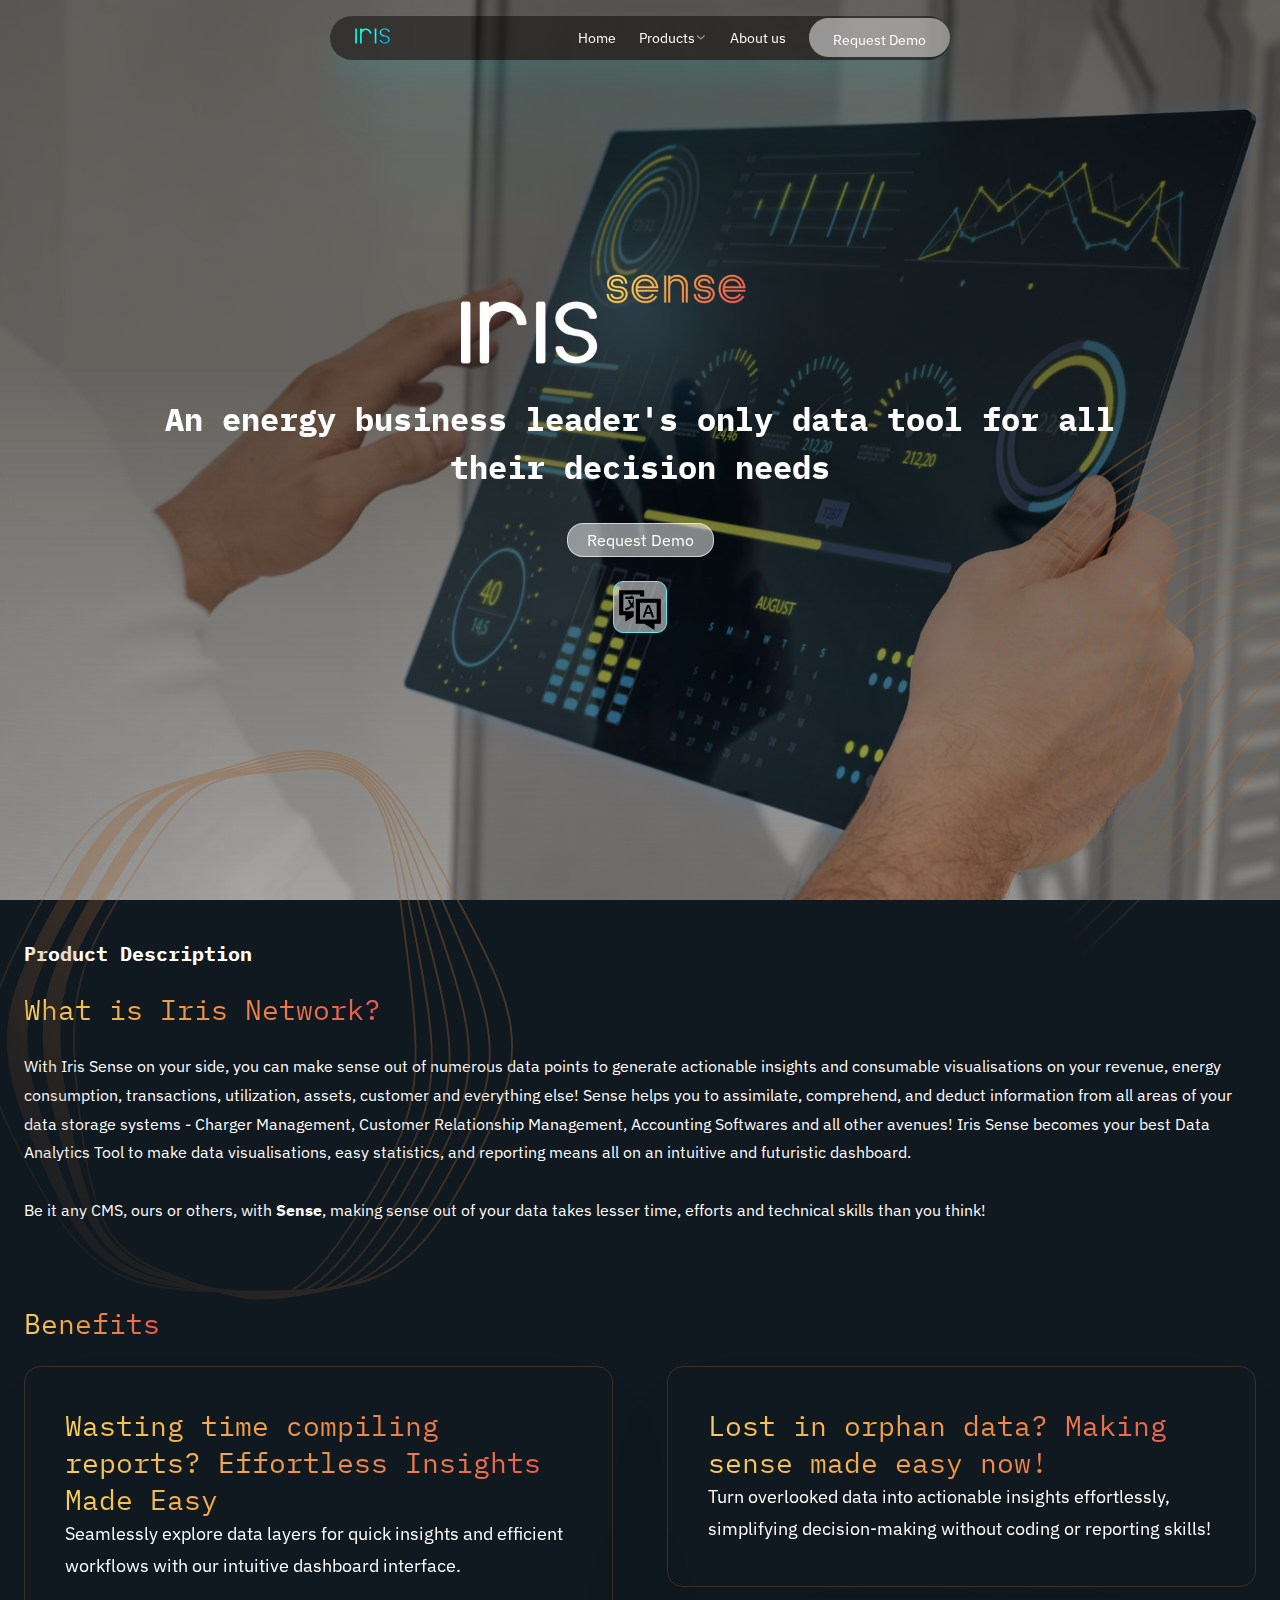
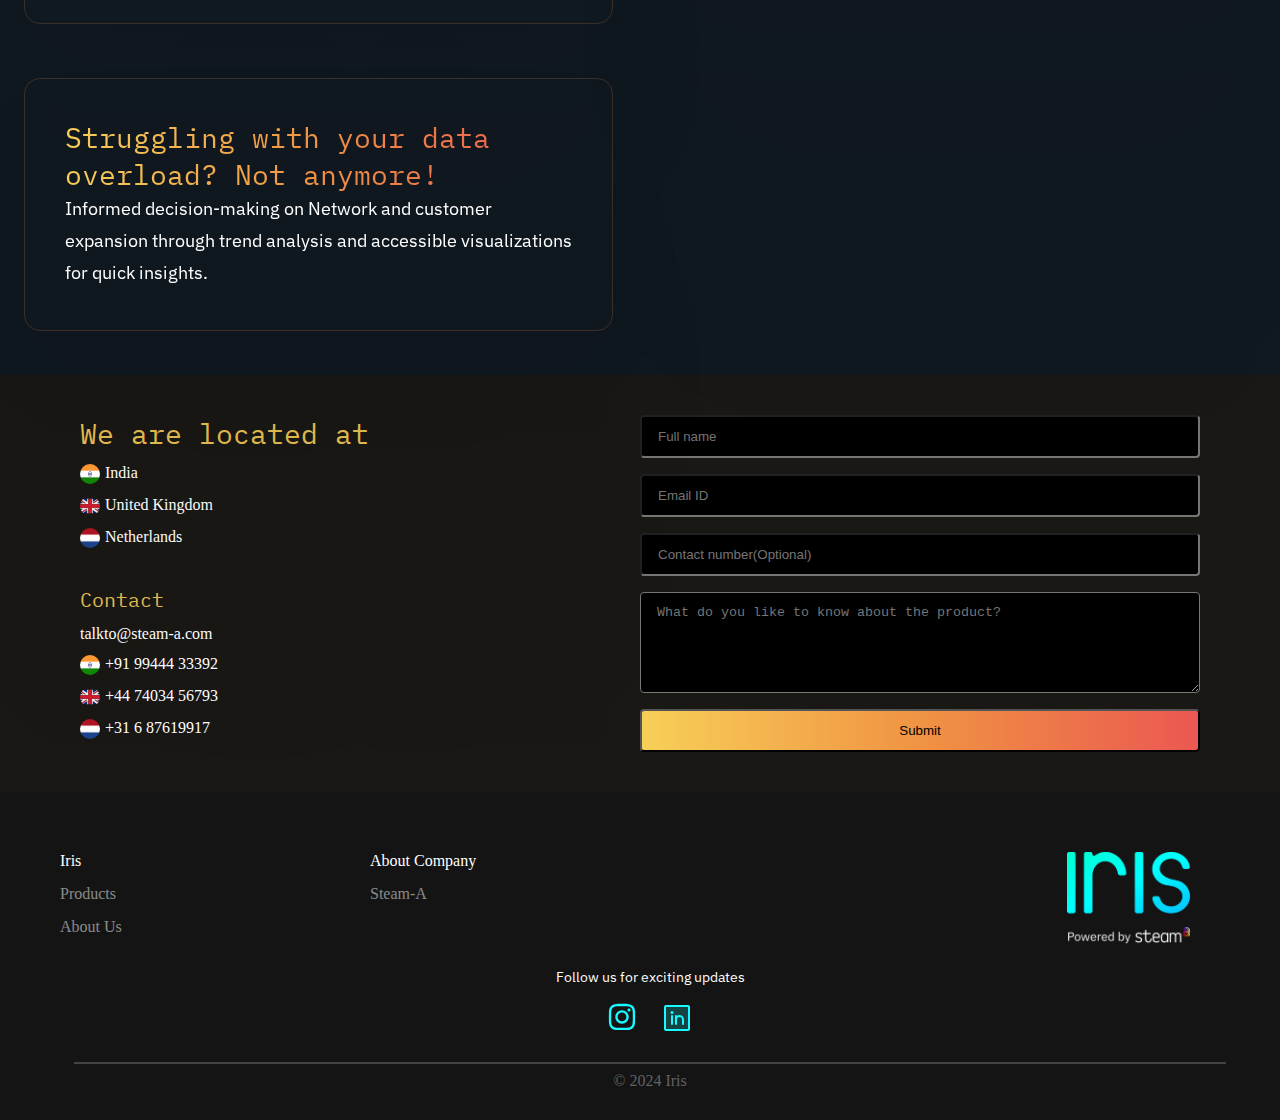
<file: Iris Project/iris/sense.html>
<!DOCTYPE html>
<html lang="en">
<head>
    <meta charset="UTF-8">
    <meta name="viewport" content="width=device-width, initial-scale=1.0">
    <title>Electric Vehicle Charging Ecosystem Software Suite | Iris | Steam-A</title>
    <link rel="stylesheet" href="css/sense.css">
    <link rel="icon" type="image" href="assests/titlelogo.png">
</head>
<body>
    <header class="header">
        <div class="header_div">
                <nav class="header_nav">
                    <div class="header_nav_image">
                        <a href="index.html" class="anchors"><img class="header_nav_img" src="assests/iris1.svg" alt="svg_image"></a> 
                    </div>
                    <a class="hamburger">
                        <span class="bar one"></span>
                        <span class="bar two"></span>
                        <span class="bar three"></span>
                    </a>
                    <div class="header_nav_list">          
                        <ul class="header_nav_ul">
                            <li ><a href="index.html" class="anchors hover">Home</a></li>
                            <li>
                                <div class="li_product">
                                    <p class="hover pro">Products<svg id="arrow" xmlns="http://www.w3.org/2000/svg" xmlns:xlink="http://www.w3.org/1999/xlink" height="0.7rem" width="0.7rem" viewBox="0 0 12 12"><path d="M 2.178 3.671 C 2.292 3.566 2.446 3.507 2.607 3.507 C 2.768 3.507 2.922 3.566 3.036 3.671 L 6.246 6.644 L 9.457 3.671 C 9.514 3.617 9.581 3.574 9.654 3.545 C 9.804 3.486 9.972 3.485 10.123 3.542 C 10.198 3.57 10.266 3.612 10.323 3.664 C 10.38 3.717 10.425 3.779 10.455 3.849 C 10.516 3.988 10.515 4.146 10.451 4.283 C 10.418 4.353 10.372 4.415 10.315 4.465 L 6.675 7.835 C 6.562 7.94 6.407 8 6.246 8 C 6.088 8.001 5.935 7.942 5.818 7.835 L 2.178 4.465 C 2.065 4.364 2.001 4.22 2 4.068 C 2 3.919 2.064 3.777 2.178 3.671 Z" fill="rgb(165, 165, 165)"></path></svg></p> 
                                    <div class="outer_div_li">
                                        <div class="li_product_li">
                                            <ul>
                                                <a href="product.html" class="anchors hover"><li>Network</li></a>
                                                <a href="sense.html" class="anchors hover"><li>Sense</li></a>
                                                <a href="echo.html" class="anchors hover"><li>Echo</li></a>
                                            </ul>
                                        </div>
                                    </div>
                                </div>
                            </li>
                            <li ><a href="aboutus.html" class="anchors hover"><span class="nowrap">About us</span></a></li>
                            <li><a href="#contact" class="anchors " id="req"><span class="nowrap request">Request Demo </span></a></li>
                        </ul>
                    </div>    
                </nav>
            
                <section class="header_section">
                    <img src="assests/iris_sense.png" width="359px" height="109.69px">
                    <h1>An energy business leader's only data tool for all<br>their decision needs</h1>
                    <a class="section_request anchors" href="#contact">Request Demo </a>
                    <div class="language">
                        <input type="checkbox" id="toggle" class="toggle-checkbox">
                        <label for="toggle" class="toggle-label"><img src="assests/language-svgrepo-com.svg" alt="" width="50px" height="50px"></label>
                        <div class="target-div"><div id="google_translate_element"></div></div>
                    </div>
                </section> 
                <section class="waves">
                    <img src="assests/updated_wave1_brown.svg" class="waveimg">
                </section>  
          </div>
    </header>
    <main>
        <section class="product">
            <h4>Product Description</h4>
            <p class="clip">What is Iris Network?</p>
            <p class="product_para">With Iris Sense on your side, you can make sense out of numerous data points to generate actionable insights and consumable visualisations on your revenue, energy consumption, transactions, utilization, assets, customer and everything else! Sense helps you to assimilate, comprehend, and deduct information from all areas of your data storage systems - Charger Management, Customer Relationship Management, Accounting Softwares and all other avenues! Iris Sense becomes your best Data Analytics Tool to make data visualisations, easy statistics, and reporting means all on an intuitive and futuristic dashboard. <br> <br>Be it any CMS, ours or others, with <strong>Sense</strong>, making sense out of your data takes lesser time, efforts and technical skills than you think!</p>

        </section>
        <section class="wavefly">
            <img src="assests/brown_wavefly.svg">
        </section>
        <section class="benefits">
            <p class="clip">Benefits</p>
            <section class="benefits_cards">
                <div class="benefits_card">
                    <p class="clip">Wasting time compiling reports? Effortless Insights Made Easy</p>
                    <p>Seamlessly explore data layers for quick insights and efficient workflows with our intuitive dashboard interface.</p>
                </div>
                <div class="benefits_card">
                    <p class="clip">Lost in orphan data? Making sense made easy now!</p>
                    <p>Turn overlooked data into actionable insights effortlessly, simplifying decision-making without coding or reporting skills!</p>
                </div>
                <div class="benefits_card ">
                    <p class="clip">Struggling with your data overload? Not anymore!</p>
                    <p>Informed decision-making on Network and customer expansion through trend analysis and accessible visualizations for quick insights.</p>
                </div>
            </section>
        </section>
        <section class="iris_contact" id="contact">
            <div class="iris_contact_inner">
                <section class="iris_contact_location">
                        <p>We are located at</p>
                        <ol>
                            <li><img src="assests/india1.png" class="india"> India</li>
                            <li><img src="assests/united_kingdom.svg" class="uk">
                                United Kingdom</li>
                            <li><img src="assests/nether.png" class="nether">Netherlands</li>
                        </ol>
                </section>
                <section class="iris_contact_contact">
                        <p>Contact</p>
                        <p>talkto@steam-a.com</p>
                    <ol>
                        <li><img src="assests/india1.png" class="india"> +91 99444 33392</li>
                        <li><img src="assests/united_kingdom.svg" class="uk"> +44 74034 56793</li>
                        <li><img src="assests/nether.png" class="nether"> +31 6 87619917</li>
                    </ol>
                </section>
            </div>
            <div class="iris_contact_form">
                <form class="contact_form">
                        <input type="text" name="name" id="name" placeholder="Full name" required>
                        <input type="email" name="email" id="email" placeholder="Email ID" required>
                        <input type="text" name="contact" id="contact" placeholder="Contact number(Optional)">
                        <textarea rows="5" name="message" id="text_area" placeholder="What do you like to know about the product?" required></textarea>
                        <button type="submit" id="button">Submit</button>
                </form>

            </div>
        </section>    
    </main>
    <footer>
        <section class="footer">
            <section class="footer_header">
                <section class="footer_header_one">
                    <p>Iris</p>
                    <a href="index.html#iris_id" style="text-decoration: none;">Products</a>
                    <a href="aboutus.html" style="text-decoration: none;">About Us</a>
                </section>
                <section class="footer_header_two">
                    <p>About Company</p>
                    <a href="https://www.steam-a.com/" style="text-decoration: none;">Steam-A</a>
                </section>  
                <section class="footer_header_three">
                    <img src="assests/iris_steama.avif" width="122.4px" height="92px">
                </section>
            </section>
            <section class="footer_main">
                <section class="footer_main_p">
                    <p>Follow us for exciting updates</p>
                </section>
                <section class="footer_main_img">
                    <a href="https://www.instagram.com/steama_team/"><svg class="insta" xmlns="http://www.w3.org/2000/svg" viewBox="0 0 448 512"><!--!Font Awesome Free 6.6.0 by @fontawesome - https://fontawesome.com License - https://fontawesome.com/license/free Copyright 2024 Fonticons, Inc.--><path fill="#17faff" d="M224.1 141c-63.6 0-114.9 51.3-114.9 114.9s51.3 114.9 114.9 114.9S339 319.5 339 255.9 287.7 141 224.1 141zm0 189.6c-41.1 0-74.7-33.5-74.7-74.7s33.5-74.7 74.7-74.7 74.7 33.5 74.7 74.7-33.6 74.7-74.7 74.7zm146.4-194.3c0 14.9-12 26.8-26.8 26.8-14.9 0-26.8-12-26.8-26.8s12-26.8 26.8-26.8 26.8 12 26.8 26.8zm76.1 27.2c-1.7-35.9-9.9-67.7-36.2-93.9-26.2-26.2-58-34.4-93.9-36.2-37-2.1-147.9-2.1-184.9 0-35.8 1.7-67.6 9.9-93.9 36.1s-34.4 58-36.2 93.9c-2.1 37-2.1 147.9 0 184.9 1.7 35.9 9.9 67.7 36.2 93.9s58 34.4 93.9 36.2c37 2.1 147.9 2.1 184.9 0 35.9-1.7 67.7-9.9 93.9-36.2 26.2-26.2 34.4-58 36.2-93.9 2.1-37 2.1-147.8 0-184.8zM398.8 388c-7.8 19.6-22.9 34.7-42.6 42.6-29.5 11.7-99.5 9-132.1 9s-102.7 2.6-132.1-9c-19.6-7.8-34.7-22.9-42.6-42.6-11.7-29.5-9-99.5-9-132.1s-2.6-102.7 9-132.1c7.8-19.6 22.9-34.7 42.6-42.6 29.5-11.7 99.5-9 132.1-9s102.7-2.6 132.1 9c19.6 7.8 34.7 22.9 42.6 42.6 11.7 29.5 9 99.5 9 132.1s2.7 102.7-9 132.1z"/></svg></a>
                    <a href="https://www.linkedin.com/showcase/iris-steam-a"><svg  class="linkedin" xmlns="http://www.w3.org/2000/svg" viewBox="0 0 256 256" focusable="false" color="rgb(23, 250, 255)" style="user-select: none; width: 32px; height: 32px; display: inline-block; fill: rgb(23, 250, 255); color: rgb(23, 250, 255); flex-shrink: 0;"><g color="rgb(23, 250, 255)" weight="duotone"><path d="M224,40V216a8,8,0,0,1-8,8H40a8,8,0,0,1-8-8V40a8,8,0,0,1,8-8H216A8,8,0,0,1,224,40Z" opacity="0.2"></path><path d="M216,24H40A16,16,0,0,0,24,40V216a16,16,0,0,0,16,16H216a16,16,0,0,0,16-16V40A16,16,0,0,0,216,24Zm0,192H40V40H216V216ZM96,112v64a8,8,0,0,1-16,0V112a8,8,0,0,1,16,0Zm88,28v36a8,8,0,0,1-16,0V140a20,20,0,0,0-40,0v36a8,8,0,0,1-16,0V112a8,8,0,0,1,15.79-1.78A36,36,0,0,1,184,140ZM100,84A12,12,0,1,1,88,72,12,12,0,0,1,100,84Z"></path></g></svg></a>
                </section>
            </section>
            <section class="footer_footer">
                <div class="footer_footer_border"></div>
                <p class="footer_footer_p">&copy; 2024 Iris</p>
            </section>
        </section>
    </footer>
    <script src="js/home.js"></script>
    <script type="text/javascript">
        function googleTranslateElementInit() {
            new google.translate.TranslateElement(
                {pageLanguage: 'en'},
                'google_translate_element'
            );
        } 
  </script>
  <script type="text/javascript" src="https://translate.google.com/translate_a/element.js?cb=googleTranslateElementInit"></script>
</body>
</html>
</file>
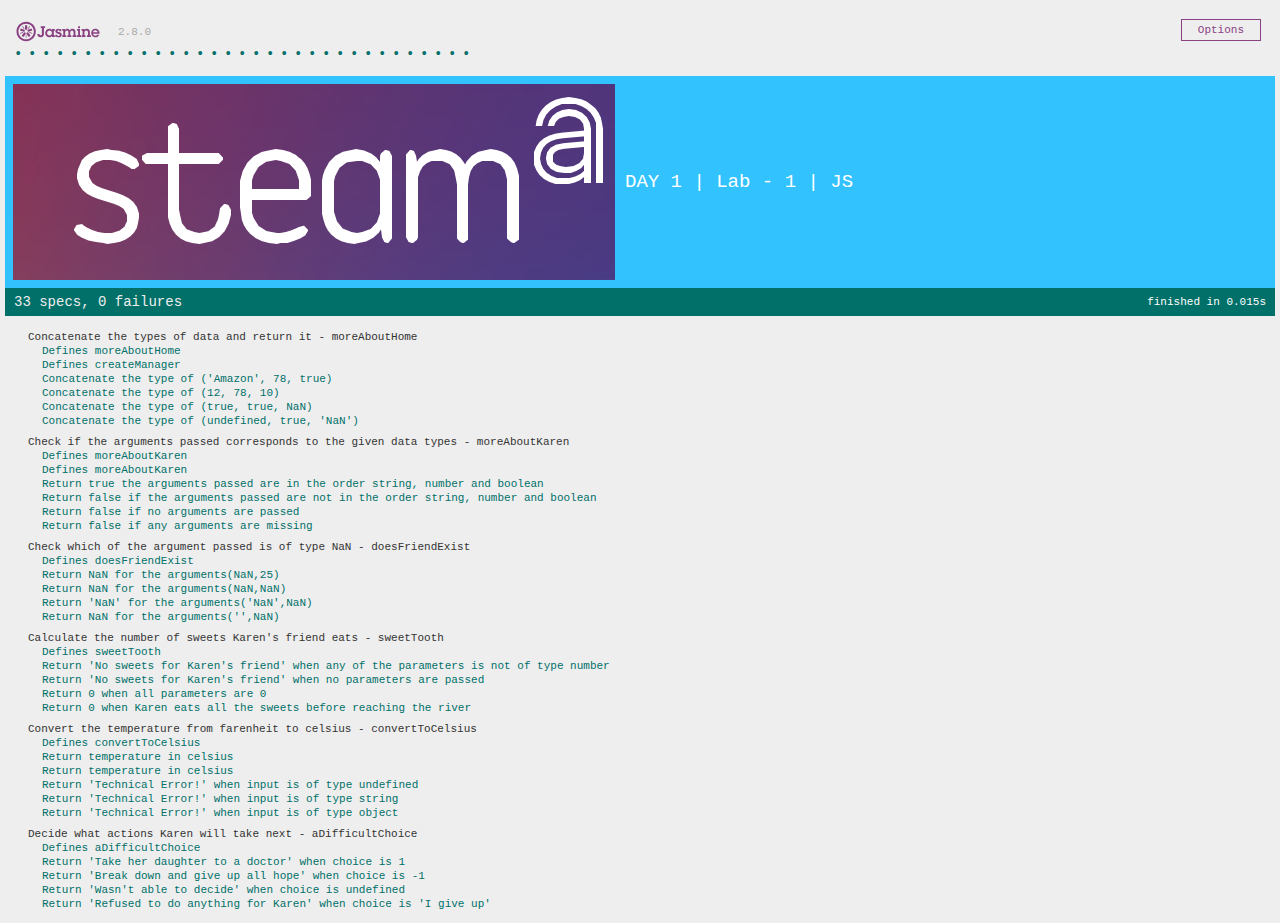
<file: FrontEnd Projects/KadhaSollataSir/Oru-Kadha-Sollata-Sir/SpecRunner.html>
<!DOCTYPE html>
<html>

<head>
  <meta charset="utf-8">
  <title>Jasmine Spec Runner v2.8.0</title>

  <link rel="shortcut icon" type="image/png" href="jasmine/jasmine-2.8.0/face.png">
  <link rel="stylesheet" href="jasmine/jasmine-2.8.0/jasmine.css">

  <script src="jasmine/jasmine-2.8.0/jasmine.js"></script>
  <script src="jasmine/jasmine-2.8.0/jasmine-html.js"></script>
  <script src="jasmine/jasmine-2.8.0/boot.js"></script>

  <!-- include source files here... -->

  <script src="src/app.js"></script>

  <!-- include spec files here... -->
  <script src="tests/FunctionsTest.js"></script>

</head>

<body>
</body>

</html>
</file>
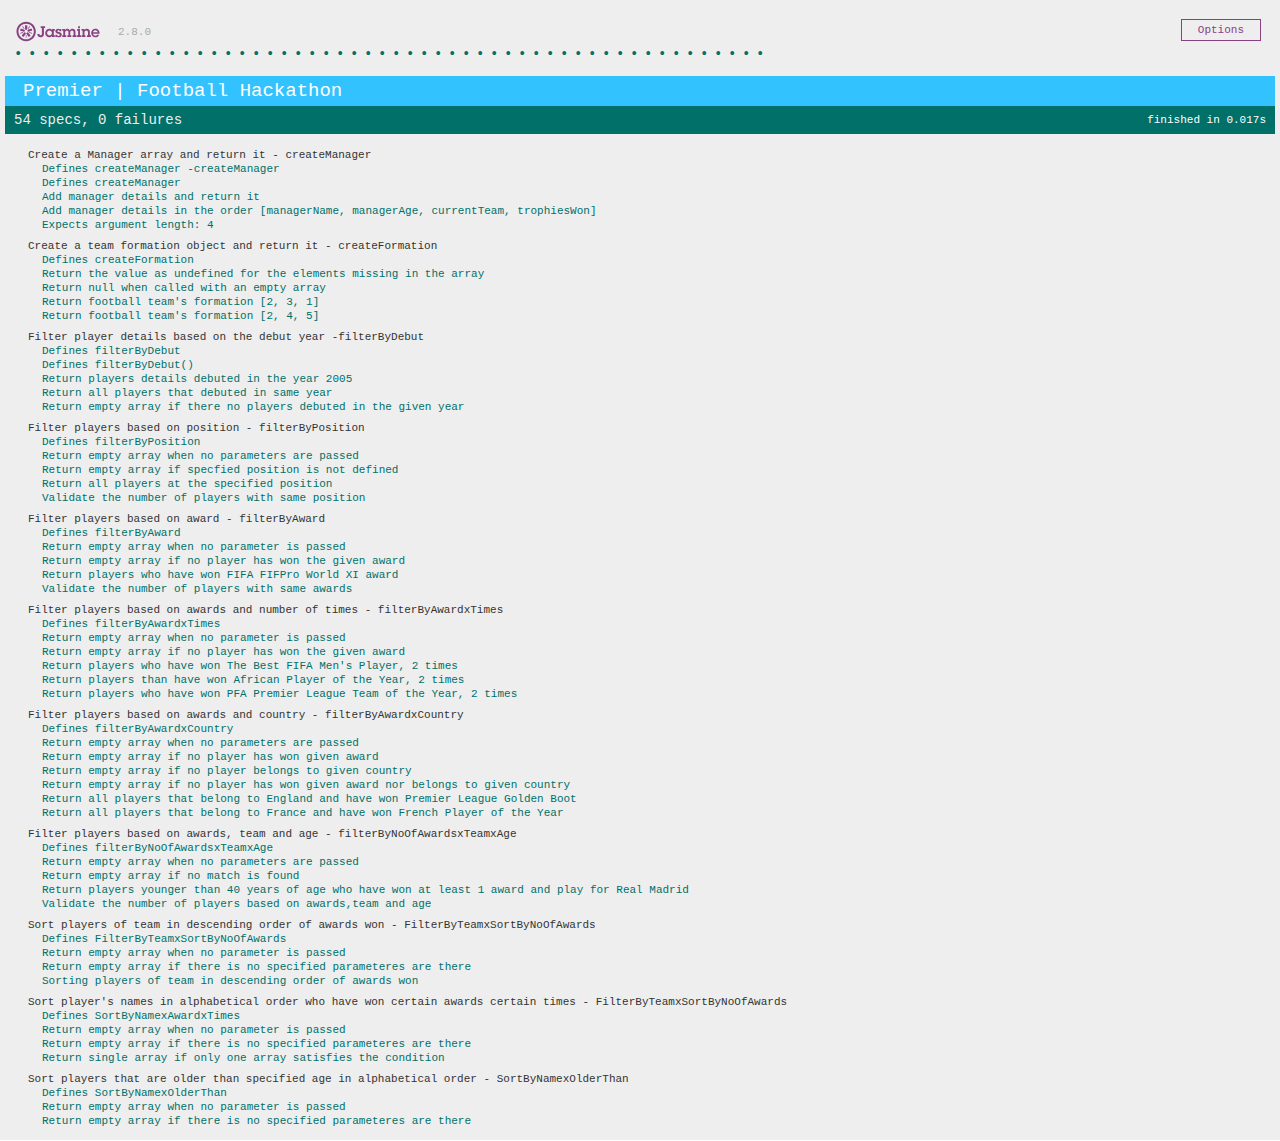
<file: FrontEnd Projects/Premier-Footbal-Hackathon/Premier-Football-Hackathon/SpecRunner.html>
<!DOCTYPE html>
<html>
<head>
  <meta charset="utf-8">
  <title>Jasmine Spec Runner v2.8.0</title>

  <link rel="stylesheet" href="jasmine/jasmine-2.8.0/jasmine.css">

  <script src="jasmine/jasmine-2.8.0/jasmine.js"></script>
  <script src="jasmine/jasmine-2.8.0/jasmine-html.js"></script>
  <script src="jasmine/jasmine-2.8.0/boot.js"></script>

  <!-- include source files here... -->
  
 
  <script src="src/data.js"></script>
  <script src="src/app.js"></script>

  <!-- include spec files here... -->
  <script src="tests/FunctionsTest.js"></script>

</head>

<body>
</body>
</html>
</file>
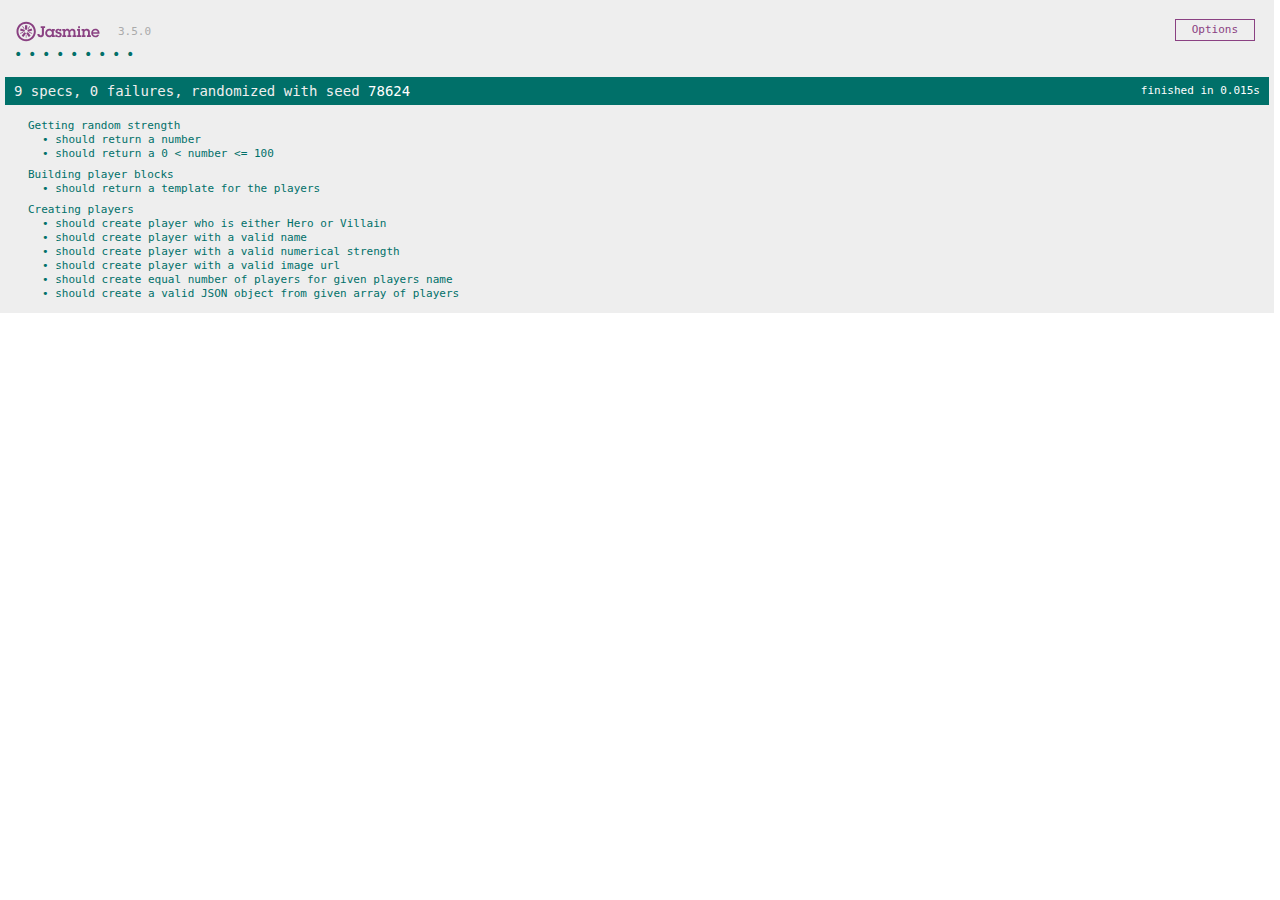
<file: FrontEnd Projects/Superwar/JS-superwars-basic/SpecRunner.html>
<!DOCTYPE html>
<html>

<head>
  <meta charset="utf-8">
  <title>Jasmine Spec Runner v3.5.0</title>

  <link rel="shortcut icon" type="image/png" href="jasmine/jasmine-3.5.0/jasmine_favicon.png">
  <link rel="stylesheet" href="jasmine/jasmine-3.5.0/jasmine.css">
  <!-- include source files here... -->
  <script src="src/app.js"></script>

  <script src="jasmine/jasmine-3.5.0/jasmine.js"></script>
  <script src="jasmine/jasmine-3.5.0/jasmine-html.js"></script>
  <script src="jasmine/jasmine-3.5.0/boot.js"></script>


  <!-- include spec files here... -->
  <script src="tests/appSpec.js"></script>

</head>

<body>
</body>

</html>
</file>
<file: Iris Project/iris/css/style.css>
@import url('https://fonts.googleapis.com/css2?family=IBM+Plex+Sans:ital,wght@0,100;0,200;0,300;0,400;0,500;0,600;0,700;1,100;1,200;1,300;1,400;1,500;1,600;1,700&display=swap');
@import url('https://fonts.googleapis.com/css2?family=IBM+Plex+Mono:ital,wght@0,100;0,200;0,300;0,400;0,500;0,600;0,700;1,100;1,200;1,300;1,400;1,500;1,600;1,700&family=IBM+Plex+Sans:ital,wght@0,100;0,200;0,300;0,400;0,500;0,600;0,700;1,100;1,200;1,300;1,400;1,500;1,600;1,700&display=swap');

*{
    margin:0;
    padding:0;
    box-sizing: border-box;
}
html{
    scroll-behavior: smooth;
}
body{
    background-color: #101820; 
    font-family:"IBM Plex Sans",sans-serif;   
}
.header{
    font-family: "IBM Plex Sans", sans-serif;
    font-style: normal;
}
.header_div{
    background-image: url("../assests/bg.jpg"),linear-gradient(-7.105427357601002e-14deg, rgba(0, 0, 0, 0) 0%, rgba(0, 0, 0, .6000000238418579) 58.99999737739563%);
    background-blend-mode: overlay;
    background-size: cover;
    background-position: center;
    background-repeat: no-repeat;
    width:100%;
    min-height:90vh;
    display:flex;
    justify-content: center;
    align-items:flex-start;   
}
.header_nav{
    width:620px;
    height:min-content;
    background-color:rgba(0, 0, 0, 0.457);
    display:flex;
    justify-content: space-between;
    position:fixed;
    top:1rem;
    border-radius: 2rem;
    font-size:14px;
    z-index:100;
    box-shadow: rgba(8, 248, 254, 0.1) 0px 15px 33px 0px, rgba(8, 248, 254, 0.09) 0px 60px 60px 0px, rgba(8, 248, 254, 0.05) 0px 135px 81px 0px, rgba(8, 248, 254, 0.01) 0px 239px 96px 0px, rgba(8, 248, 254, 0) 0px 374px 105px 0px;
    border:1px solid rgba(2, 249, 254, 0.2);
}


.header_nav_image{
    display:flex;
    justify-content: flex-start;
    align-items: center;
    width:40%;
}
.header_nav_list{
    width:60%;
    display: flex;
    justify-content:space-between;
    
}
.header_nav_img{
    width:100%;
    height:2rem;
    margin-left:0.5rem;  
}
p,h1,h2,h3,h4,h5,h6{
    white-space:pre-wrap;
    word-break:break-word;
    overflow-wrap: break-word;
}
.header_nav_ul{
    width:100%;
    display:flex;
    justify-content:space-between;
    align-items:center;
    flex-shrink: 1;
}
.header_nav_ul > li{
    display: flex;
    justify-content:space-between;
    list-style-type:none;
    font-size:14px;
    color:white;
}
.hamburger{
    display:none;
}
.anchors{
    text-decoration: none;
    color:white;
}
.hover:hover{
    color:#05f9fe;
}
.li_product:hover #arrow{
    transform: rotate(180deg);
}
.li_product:hover #arrow path{
    fill:#05f9fe;
}
.nowrap{
    white-space: nowrap;
}
.language{
    margin-top:20px;   
}
.header_nav_ul > li:last-child{
    border:2px solid none;
    height:90%;
    padding:0.7rem 1.5rem;
    border-radius: 2rem;
    display:flex;
    align-self: center;
    background-color: #FFFFFF80;
    transition: transform 0.5s ease;
    transform-origin: right;
    
}

.header_nav_ul > li:last-child:hover,.section_request:hover{
    transform: scaleX(1.1);
    background-image:linear-gradient(to right, rgb(12, 255, 210), rgb(23, 250, 255), rgb(0, 191, 255));
    color:black;
}
.header_nav_ul > li:last-child:hover::after,.section_request:hover::after{
    content:" \2197";   
}
.header_section {
    text-align: center;
    color:white;
    position:sticky;
    top:29%;
    line-height: 3rem;
    white-space:wrap;
    word-break:break-word;
    word-wrap:break-word;
    animation: appear;
    animation-range: entry 0% cover 40%;
    animation-fill-mode: forwards ;
    animation-duration: 2s;
    overflow:hidden;
    display: flex;
    flex-direction:column;
    justify-content: center;
    align-items:center;
    z-index:8;
}
.li_product{
    display:flex;
    justify-content: center;
    align-items: center;
    position:relative;
}
.outer_div_li{
    position:absolute;
    display:none;
    top:100%;
    left:-50%;
    padding:10px 20px;    
}
.li_product_li{
    border:1px solid rgba(2, 249, 254, 0.2);
    background-color: bisque;
    width:8rem;
    margin-top:0.2rem;
    background-color:#163744 ;
    border-radius: 0.5rem;
    box-shadow: rgba(8, 248, 254, 0.1) 0px 15px 33px 0px, rgba(8, 248, 254, 0.09) 0px 60px 60px 0px, rgba(8, 248, 254, 0.05) 0px 135px 81px 0px, rgba(8, 248, 254, 0.01) 0px 239px 96px 0px, rgba(8, 248, 254, 0) 0px 374px 105px 0px;   
}

.li_product:hover .outer_div_li{
    display:block;
}
.li_product:hover .pro{
    color:#05f9fe;
}
.li_product_li li{
    padding:6px 20px;
    margin:5px;
}
.li_product_li li:hover{
    border-radius:0.2rem;
    background-color: rgba(66,66,66,255);
    color:#05f9fe;
}
.li_product_li ul{
    list-style-type:none;
}
.li_product_li ul a{
    display:block;
}

.header_section p:first-child{
    font-family: "IBM Plex Mono", monospace;
    font-size:2rem;
    font-weight:500;
    letter-spacing: 0.2rem;
    word-spacing: 0.5rem;
    
}
.section_request{
    display:inline-block;
    margin-top:0.5rem;
    border:1px solid rgba(255, 255, 255, 0.646);
    border-radius:2rem;
    background-color: #FFFFFF80;
    padding:0 0.5rem;
    transition:0.5s ease;   
}
.main_iris{
    padding:60px 160px;
    display:flex;
    flex-direction: column;
    gap:2rem;
    
}
.main_iris_heading{
    display:flex;
    flex-direction:column;
    gap:10px;
    font-family:"IBM Plex Mono",monospace;
    animation: appear;
    animation-timeline: view();
    animation-range: entry 0% cover 40%;
    animation-fill-mode: forwards ;
    animation-duration: 2s;
}
.main_iris_heading p:first-child{
    color:white;
}
.main_iris_heading p:nth-child(2){
    color:rgb(0, 208, 255);
    font-size:22px;  
}
.main_iris_content{
    color:white;
    animation: appear;
    animation-timeline: view();
    animation-range: entry 0% cover 40%;
    animation-fill-mode: forwards ;
    animation-duration: 2s;
}
.main_iris_card{
    padding:60px 160px;
    display:grid;
    height:min-content;
    grid-auto-rows:200px;
    grid-template-columns: repeat(2,1fr);
    grid-template-rows:repeat(2,1fr);
    gap:50px;
    animation: appear;
    animation-timeline: view();
    animation-range: entry 0% cover 40%;
    animation-fill-mode: forwards ;
    animation-duration: 2s;
}
.wavefly{
    position:absolute;
    top:750px;
    left:0px;
    width:700px;
    height:550px;
}
.wavefly img{
    width:700px;
    height:550px;
    transform: translateX(-100px);
}
.card_all{
    padding:40px;
    color:white;
    border:1px solid rgba(23, 250, 255, .2);
    border-radius:16px;
    display:flex;
    justify-content: center;
    align-items: center;
    position: relative;
    height:100%;
    backdrop-filter: blur(3px);
    box-shadow: 0 41px 90px #08f8fe08, 0 164px 164px #08f8fe08, 0 368px 221px #08f8fe05, 0 655px 262px #08f8fe00, 0 1023px 287px #08f8fe00;   
}
.card_all:hover{
    transition-duration: 0.2s;
    transition-timing-function: ease-in;
    transform: scale(1.05);
}
.card_all_img{
   position: absolute; 
   top:0;
   left:50%;
   transform: translate(-50%,-50%);
    border:2px solid black;
    border-radius:50%;
    background-color: rgb(0, 153, 255);
    width:42px;
    height:42px;
}
.main_animate{
    height:min-content;
    color:white;
    display:flex;
    flex-direction:column;
    gap:150px;
    line-height:2rem;
    font-size:1.5rem;
    text-align:center;
    padding:100px 0;
    position:relative;    
}
.main_animate p{
    font-size: 2rem;
    line-height:3rem;
    animation: appear;
    animation-timeline: view();
    animation-range: entry 0% cover 40%;
    animation-fill-mode: forwards ;
    animation-duration: 2s;
}
.iris_animation{
    position:relative;
    display:flex;
    flex-direction: column;
    justify-content:center;
    align-items: center;
}
.iris_animation_bg{
    position:relative;
    top:10px;
    display:flex;
    gap:35px;
    width:100%;
    overflow:hidden;
    z-index:1;   
}
.waves{
    position:absolute;
    overflow:hidden;
    display:block;
    top:300px;
    right:0px;
    z-index:5;    
}
.waveimg{
    overflow:hidden;
    transform:translateX(300px);
}
.animation_iris_vehicle{
    display:flex;
    justify-content:space-around;
    gap:100px;
    position:absolute;
    top:30px;
    border-bottom:3px solid white;
    width:100%;
    overflow:hidden;
}
.language{
    position:relative;
    width:min-content;
    align-self: center;
}
.toggle-checkbox {
    display: none;
}
  #google_translate_element{
    box-shadow: rgba(8, 248, 254, 0.1) 0px 15px 33px 0px, rgba(8, 248, 254, 0.09) 0px 60px 60px 0px, rgba(8, 248, 254, 0.05) 0px 135px 81px 0px, rgba(8, 248, 254, 0.01) 0px 239px 96px 0px, rgba(8, 248, 254, 0) 0px 374px 105px 0px;
     background-color: rgba(0, 0, 0, 0.2);
     border:1px solid rgb(90, 235, 245);
     border-radius: 25px;
     padding:0.5rem;
     width:min-content;
     align-self: center;
     line-height:0;
 }
 .target-div{
    display: block;
 } 
.toggle-label {
    cursor: pointer;
    padding:0 1px;
    border: 1px solid rgb(90, 235, 245);
    border-radius: 10px;
    line-height: 0;
    background-color: #FFFFFF80;
    display: inline-block;
  }    
.language .toggle-checkbox:checked ~ .target-div {
    display: none;
    position:absolute;
    top:120%;
    left: -140%;   
}
.animation_iris_line{
border-bottom:3px solid white;
position:absolute;

}
.car{
    position:relative;
    top:35px;    
}
.truck{
    position:relative;
    top:8px;
}
.car,.truck,.bus{
    z-index:10;
    animation: move;
    animation-timeline: view();
     animation-range: entry 0% cover 40%;
    animation-duration: 2s;
}
.car img,.bus img,.truck img{
    animation: move;
    animation-timeline: view();
    animation-duration: 2s;
}
.bus{
    position:relative;
    top:13px;
}
.blue{
    color:rgb(0, 166, 255)
}
.iris_suite{
    display:flex;
    flex-direction:column;
    gap:24px;
    padding:80px 160px;
    color:white;
    width:100%;
    justify-content:flex-start;
    height:min-content;
}
.iris_suite_para{
    display:flex;
    flex-direction:column;
    gap:10px;
    animation: appear;
    animation-timeline: view();
    animation-range: entry 0% cover 40%;
    animation-fill-mode: forwards ;
    animation-duration: 2s;
}
.iris_suite_para p:first-child{
    color:white;
    font-size:1rem;
}
@keyframes appeartwice {
    from{
        scale:0.5;
        opacity:0;
    }
    to {
        scale:1.2;
        opacity:1;
    }
    
}
.iris_suite_para p:last-child{
    color:rgba(0, 229, 255, 0.874);
    font-size:1.5rem;
}
.card_suite{
    display:flex;
    flex-wrap: wrap;
    gap:24px;
    justify-content:space-between;
    align-items:flex-start;
    height:min-content;
    
    width:100%;
}
.card_suite_all{
    display:flex;
    flex-direction:column;
    flex-wrap: wrap;
    justify-content:center;
    gap:19px;
    padding:24px;
    border:1px solid rgba(72, 151, 84, 0.2);
    min-height:250px;
    max-width:300px;
    width:250px;
    height:285px;
    border-radius:1rem;
    box-shadow: 0 41px 90px #08f8fe08, 0 164px 164px #08f8fe08, 0 368px 221px #08f8fe05, 0 655px 262px #08f8fe00, 0 1023px 287px #08f8fe00;
    transition: transform 1s ease;
    animation: appear;
    animation-timeline: view();
    animation-range: entry 0% cover 40%;
    animation-fill-mode: forwards ;
    animation-duration: 2s;
    overflow:hidden;
}
.card_suite_all_img{
    display:block;
    width:155px;
}
.card_suite_all .know{
    display:none;
    border-radius: 1rem;
    padding:2px 5px;
    width:100%;
    text-align:center;
    align-self: center;
    color:black;
    background-image: linear-gradient(to right, rgb(12, 255, 210), rgb(23, 250, 255), rgb(0, 191, 255));
    transition:all 0.5s ease;
}
.card_suite_all:hover .know{
    display: block;
    opacity:1;
    transform:scale(1.1);
}
.card_suite_all:hover{
    transform: scale(1.05);
}
.iris_contact{
    padding:40px 80px;
    display:flex;
    color:white;
    scroll-margin-top: 2rem;
}
.iris_contact_inner{
    display:flex;
    flex-direction:column;
    gap:38px;
    width:50%;
}
.iris_contact_location{
    display: flex;
    flex-direction:column;
    gap:12px;
}
.iris_contact_location p{
    font-size:28px;
    font-family:"IBM Plex Mono", monospace;
    color:#0CFFD2;
}

.iris_contact_contact p:first-child{
    font-size:20px;
    font-family:"IBM Plex Mono", monospace;
    color:#0CFFD2;
}
.iris_contact_contact{
    display:flex;
    flex-direction:column;
    gap:12px;
}

.iris_contact_contact ol,.iris_contact_location ol{
    display:flex;
    flex-direction:column;
    gap:12px;
}
.iris_contact_contact li,.iris_contact_location li{
    list-style-position: inside;
    list-style-type: none;
    display:flex;
    gap:5px;
}
.india,.uk,.nether{
    width:20px;
    height:20px;
    border-radius:50%
}
.iris_contact_form{
    width:50%;

}
.contact_form{
    display:flex;
    flex-direction:column;
    justify-content: flex-start;
    gap:16px;
}
.contact_form #name,.contact_form #email,.contact_form #contact,.contact_form #text_area{
    padding:12px 16px;
    background-color: black;
    color:white;
    border-radius:4px;
}
.contact_form #button{
    padding:12px 16px;
    background-image: linear-gradient(to right, rgb(12, 255, 210), rgb(23, 250, 255), rgb(0, 191, 255)); 
    border-radius:4px;
    cursor:pointer;
}
@keyframes appear {
    from{
        opacity:0;
        scale:0.5;
    }
    to{
        opacity:1;
        scale:1;
    }
    
}
.footer{
    padding:60px 40px 30px 60px;
    display:flex;
    flex-direction:column;
    gap:24px;
    align-items: center;
    background-color: #141414;
    overflow:hidden;

}
.footer_header{
    display:flex;
    flex-direction: row;
    color:white;
    gap:10px;
    height:min-content;
    width:auto;
    align-self:stretch;
}
.footer_header_one{
    display:flex;
    flex-direction:column;
    gap:15px;
    align-self: stretch;
    width:300px;
    height:auto;
    justify-content:flex-start;
}
.footer_header_one a,.footer_header_two a{
    color:#FFFFFF80;
}
.footer_header_two{
    display:flex;
    flex-direction:column;
    gap:15px;
    flex-grow:1;
}
.footer_header_three{
    display:flex;
    justify-content:center;
    width:223px;
}
.footer_main{
    display:flex;
    flex-direction: column;
    gap:16px;
    align-items:center;
    justify-content:center;
    
}
.footer_main_p{
    color:white;
}
.footer_main_img{
    display: flex;
    gap:24px;
}
.insta{
    width:30px;
    height:30px;
}
.footer_footer_p{
    color:#616161;
    text-align:center;
    padding:8px 0px 0px;
}
.footer_footer_border{
    width:90vw;
    
    border:1px solid rgba(255, 255, 255, 0.2);
}
@media (max-width:809px){
    .main_iris{
        padding:40px 24px;
    }
    .iris_suite{
        padding:40px 24px;
    }
    .main_iris_card{
        display:flex;
        flex-flow:column wrap;
        gap:56px;
        padding:40px 24px;
    }
    .waves{
        display:none;
    }
    .wavefly{
        display:none;
    }
}
@media (max-width:803px){
     html{
        scroll-behavior: smooth;
     }
    .header_nav{
        width:90%;
    }
    .hamburger{
        display:flex;
        flex-direction:column;
        justify-content:center;
        align-items:center;
        /* gap:5px; */
        position:absolute;
        top:10px;
        right:1rem;
        width:30px;
        height:21px;

    }
    .header_section p:first-child{
        font-size:5vw;
    }
    .one,.three{
        height:1px;
        width:10px;
        background-color: white;
        

    }
    .two{
        height:1px;
        width:20px;
        background-color: white;
    }
    .bar{
        transform: rotate(-45deg);
    }
    .one{
      margin-right:10px;
    }
    .two{
        margin:2px 0;
    }
    .three{
        margin-left:7px;
    }
    .hamburger.active{
        top:20px;
    }
    .hamburger.active .one{
        width:25px;
        transform:rotate(45deg);
        margin:0;

    }
    .hamburger.active .three{
        width:25px;
        transform:rotate(-45deg);
        margin:0;

    }
    
    .hamburger.active .two{
        display:none;
    }
    .header_nav_list{
        display:none;
    }
     .header_nav.active .header_nav_list{
        display: flex;
        width:100%;
        padding:40px 24px;    
    }
      .header_nav.active{
        padding:20px 0px 0px;
        flex-direction:column;
        max-height:500px;
        background-color: rgba(0, 0, 0, 0.333);
        backdrop-filter: blur(10px);    
    }
    
      .header_nav.active .header_nav_ul{
       
        flex-direction:column;
        gap:24px;
    }
    .header_nav.active .header_nav_ul li{
        width:100%;
    }
    .header_nav.active .header_nav_ul > li:last-child{
        display: flex;
        justify-content: center;
        color:black;
        background-image:linear-gradient(to right, rgb(12, 255, 210), rgb(23, 250, 255), rgb(0, 191, 255));
    }
    .header_nav.active .header_nav_ul #req{
        color:black;
    }
    #req::after{
        content:" \2197"
    }

    .hamburger.active .header_nav{
        display:flex;
        flex-direction:column;
        background-color: white;
        transition:all 2s ease-in;
    }
    .li_product_li{
        display:none;
    }
    .li_product.active {
        display:flex;
        flex-direction:column;
        justify-content: flex-start;
        align-items: flex-start;
    }
    .li_product.active .outer_div_li{
        position:static;
        width:100%;
        padding:20px 0px 0px;

    }
    .li_product.active .li_product_li{
        display: flex;
        flex-direction:column;
        justify-content:flex-start;
        width:100%;
        border:none;
        box-shadow: none;
        background-image: none;
        background-color: transparent;

    }
    .header_nav.active  .header_nav_ul > li:last-child:hover{
    
        transform: scaleX(1);
        background-image:linear-gradient(to right, rgb(12, 255, 210), rgb(23, 250, 255), rgb(0, 191, 255));
        color:black;
    }
    .header_nav.active  .header_nav_ul  > li:last-child:hover::after{
        content:" ";
        
    }
    .li_product.active .li_product_li ul  a{
        width:100%;
    }


}
@media (min-width:810px) and (max-width: 1199px) {
    .main_iris,.main_iris_card{
        padding:60px 24px;
    }
    .iris_suite{
        padding:80px 24px;
    }
    .card_suite{
        justify-content:center;
    }
    
}
@media (max-width:809px){
    .iris_contact{
        padding:40px 24px;
        flex-direction:column-reverse;
        gap:13px;
    }
    .iris_contact_form{
        width: 100%;
    }
    .iris_contact_location p{
        font-size:18px;
        font-family:"IBM Plex Mono", monospace;
        
    }

    .iris_contact_contact p:first-child{
        font-size:13px;
        font-family:"IBM Plex Mono", monospace;
        
    }
    .footer{
        padding:60px 40px 30px;
        display:flex;
        flex-direction:column;
        gap:16px;
        align-items: center;
        background-color: #141414;
    
    }
    .footer_header{
        display:flex;
        flex-direction:column;
        gap:24px;
        height:min-content;
        width:100%;
        align-self:unset;
        align-items: center;
    }
    .footer_header_one{
        align-items:center;
        width:100%;
    }
    .footer_header_two{
        display:flex;
        flex-direction:column;
        gap:15px;
        flex-grow:1;
        width:100%;
        align-items:center;
    }
    .footer_header_three{
        width:210px;
    }
    .footer_main_p{
        font-size:12px;
        
    }
    .footer_main{
        width:100%;
        align-items: center;
    }
}
</file>
<file: FrontEnd Projects/Superwar/JS-superwars-basic/src/style.css>
.arena {
    display: grid;
    grid-template-columns: 2fr 1fr 2fr;
    grid-column-gap: 1em;
}

/* Team */
.team {
    display: flex;
    flex-wrap: wrap;
}

.team#heroes {
    justify-content: flex-end;
}

/* Player cards */
.player {
    border-radius: 5px;
    box-shadow: 0px 0px 2px 2px rgba(0, 0, 0, 0.2);
    margin: 10px;
    padding: 1rem;
    text-align: center;
    width: 100px;
}

.player>img {
    width: 100%;
    height: auto;
}

.player>.strength {
    font-size: 3em;
}

#score {
    font-size: 3em;
    text-align: center;
}
</file>
<file: FrontEnd Projects/Superwars-array/JS-superwars-array/src/style.css>
.arena {
    display: grid;
    grid-template-columns: 2fr 1fr 2fr;
    grid-column-gap: 1em;
}

/* Team */
.team {
    display: flex;
    flex-wrap: wrap;
}

.team#heroes {
    justify-content: flex-end;
}

/* Player cards */
.player {
    border-radius: 5px;
    box-shadow: 0px 0px 2px 2px rgba(0, 0, 0, 0.2);
    margin: 10px;
    padding: 1rem;
    text-align: center;
    width: 100px;
}

.player>img {
    width: 100%;
    height: auto;
}

.player>.strength {
    font-size: 3em;
}

#score {
    font-size: 3em;
    text-align: center;
}
</file>
<file: FrontEnd Projects/KadhaSollataSir/Oru-Kadha-Sollata-Sir/src/style.css>
* {
    padding: 0;
    margin: 0;
    background-color: rgb(33, 56, 56);
}

p {
    margin: 2rem;
    font-family: 'Courier New', Courier, monospace;
    font-size: xx-large;
    text-align: justify;
    text-justify: inter-word;
    color: ivory;
}

a {
    text-decoration: none;
    color: firebrick;
    font-weight: bold;
}
.footers{
    position: absolute;
    font-family: 'Courier New', Courier, monospace;
    margin-top : 2px;
    margin-left: 80px;
    font-size: 18px;
    font-family: Nunito Sans;
    font-style: normal;
    color: ivory;
}
</file>
<file: FrontEnd Projects/Premier-Footbal-Hackathon/Premier-Football-Hackathon/src/style.css>
@import url('https://fonts.googleapis.com/css?family=Ubuntu:300,300i,400,400i,500,500i,700,700i&display=swap');

* {
    padding: 0;
    margin: 0;
}

html {
    background: url(assets/bitmap.jpg) no-repeat center center fixed;
    -webkit-background-size: cover;
    -moz-background-size: cover;
    -o-background-size: cover;
    background-size: cover;
}

body {
    font-family: 'Ubuntu', sans-serif;
}

.nav-bar,
.manager-details {
    display: flex;
    justify-content: space-between;
    margin: 20px 80px;
}

.logo {
    width: 142px;
    height: 60px;
    object-fit: contain;
    background-color: transparent;
}

.DREAMTEAM {
    background-color: transparent;
    width: 120px;
    height: 20px;
    object-fit: contain;
}

.Rectangle {
    min-width: 600px;
    height: auto;
    border-radius: 4px;
    box-shadow: 0 3px 6px 0 rgba(0, 0, 0, 0.08);
    background-color: rgba(255, 255, 255, 0.6);
    padding-bottom: 50px;
    display: flex;
    flex-direction: column;
}

.squad {
    margin: 40px 80px;
}

.title {
    font-size: 20px;
    font-weight: 800;
    letter-spacing: -1px;
    color: #212121;
    background-color: #DFE5EF;
    padding: 10px 30px;
}

.title-container {
    display: flex;
    justify-content: space-between;
    background: #DFE5EF;
    border-top: 1px solid grey;
}

.squad .subtitle:hover {
    cursor: pointer;
}

.subtitle.filtertype-active {
    border-radius: 15.5px;
    background-color: #212121;
    color: white;
    fill: white;
}

.subtitle.non-bold {
    font-weight: normal;
}

#filter-type,
#sort-type {
    display: none;
}

.filter-container {
    display: flex;
    justify-content: space-between;
    align-items: center;
}

.subtitle {
    font-size: 16px;
    font-weight: 800;
    letter-spacing: -0.8px;
    color: #212121;
    padding: 10px 30px;
    text-align: center;
    display: flex;
    align-items: center;
    /* margin: 5px; */
}

.title-container .subtitle {
    margin: 5px;
}

.subtitle span {
    padding-left: 10px;
}

.subtitle img {
    padding-left: 10px
}

.insidetext {
    font-size: 20px;
    color: #212121;
    padding: 0px 30px;
}

.grid-container {
    display: grid;
    grid-template-columns: 50% 50%;
    grid-template-rows: 50% 50%;
}

.grid-container div {
    padding: 30px 0;
}

.playground {
    width: 306px;
    height: 187px;
    object-fit: contain;
}

.formation-container {
    position: relative;
    display: flex;
    justify-content: center;
    align-items: center;
    margin-top: 40px;
}

.goalkeeper {
    position: absolute;
    top: 83%;
    left: 50%;
    transform: translate(-50%, -50%);
}

.player-container {
    display: flex;
    justify-content: space-around;
    position: absolute;
    left: 50%;
    transform: translate(-50%, -50%);
}

.defence {
    top: 63%;
}

.midfield {
    top: 40%;
}

.forward {
    top: 20%;
}

.defenders {
    padding: 20px;
}

.midfielders {
    padding: 15px;
}

.forwards {
    padding: 10px;
}

.footballer-card {
    display: flex;
    width: 90%;
    border-radius: 4px;
    background-color: #ffffff;
    margin: 40px auto 0 auto;

}

.smalltext {
    font-size: 14px;
    color: #212121;
}

.player-photo {
    width: 130px;
    height: 130px;
    margin: 20px;
}

.major-details,
.minor-details {
    display: flex;
    flex-direction: column;
    justify-content: space-around;
}

.minor-details {
    flex: 1;
}

.half,
.second-half,
.minor-second-half {
    display: flex;
    justify-content: center;
    flex-direction: column;
    flex: 1;
    padding-left: 50px;
}

.second-half,
.minor-second-half {
    background-color: rgba(0, 0, 0, 0.03);
}


.minor-half {
    display: flex;
    justify-content: space-around;
    align-items: center;
    flex: 1;
}

.minor-title {
    font-size: 16px;
    font-weight: 800;
    letter-spacing: -0.8px;
    color: #212121;
    text-align: center;
    display: flex;
    align-items: center;
}

.minor-text {

    font-size: 14px;
    color: #212121;
}

.half span {

    font-size: 20px;
    font-weight: 800;
    color: #212121;
}

.inputText {
    margin-left: 5px;
    height: 20px;
    width: 20px;
    text-align: center;
}

.dropdown-list {
    display: none;
    z-index: 2;
    min-width: 120px;
    text-align: center;
    line-height: 1.5em;
    box-shadow: 0 3px 6px 0 rgba(0, 0, 0, 0.08);
    background-color: #ffffff;
    position: absolute;
    border-radius: 5px;
}

.dropdown:hover .dropdown-list {
    display: block;
}

.dropdown-list p:hover {
    background-color: lightgrey;
    cursor: pointer;
}

.award-selected,
.team-selected {
    display: none;
}

.goButton {
    font-size: 16px;
    font-weight: 800;
    letter-spacing: -0.8px;
    color: #212121;
    background: black;
    color: white;
    border-radius: 10%;
    text-align: center;
    margin: 14px;
    padding: 4px;
    cursor: pointer;
}
</file>
<file: Iris Project/iris/css/aboutstyle.css>
@import url('https://fonts.googleapis.com/css2?family=IBM+Plex+Sans:ital,wght@0,100;0,200;0,300;0,400;0,500;0,600;0,700;1,100;1,200;1,300;1,400;1,500;1,600;1,700&display=swap');
@import url('https://fonts.googleapis.com/css2?family=IBM+Plex+Mono:ital,wght@0,100;0,200;0,300;0,400;0,500;0,600;0,700;1,100;1,200;1,300;1,400;1,500;1,600;1,700&family=IBM+Plex+Sans:ital,wght@0,100;0,200;0,300;0,400;0,500;0,600;0,700;1,100;1,200;1,300;1,400;1,500;1,600;1,700&display=swap');


*{
    margin:0;
    padding:0;
    box-sizing: border-box;
}
body{
    background-color: #101820; 
}
.header{
    font-family: "IBM Plex Sans", sans-serif;
    font-style: normal;
    background-image: linear-gradient(-7.10543e-14deg, rgba(0, 0, 0, 0) 0%, rgba(0, 0, 0, 0.6) 59%);
    background-color: #02070a;
}
.header_div{
    
    
    background-size: cover;
    background-position: center;
    background-repeat: no-repeat;
    width:100%;
    min-height:100vh;
    display:flex;
    justify-content: center;
    align-items:flex-start;
    
    
}
.header_nav{
    width:620px;
    height:min-content;
    background-color:rgba(0, 0, 0, 0.457);
    display:flex;
    justify-content: space-between;
    position:fixed;
    top:1rem;
    border-radius: 2rem;
    font-size:14px;
    box-shadow: rgba(8, 248, 254, 0.1) 0px 15px 33px 0px, rgba(8, 248, 254, 0.09) 0px 60px 60px 0px, rgba(8, 248, 254, 0.05) 0px 135px 81px 0px, rgba(8, 248, 254, 0.01) 0px 239px 96px 0px, rgba(8, 248, 254, 0) 0px 374px 105px 0px;
    z-index:100;
    
}
.header_nav_image{
    display:flex;
    justify-content: flex-start;
    align-items: center;
    width:40%;
}
.header_nav_list{
    width:60%;
    display: flex;
    justify-content:space-between;
    
}
.header_nav_img{
    width:100%;
    height:2rem;
    margin-left:0.5rem;
   
}
p,h1,h2,h3,h4,h5,h6{
    white-space:pre-wrap;
    word-break:break-word;
    overflow-wrap: break-word;
}
.header_nav_ul{
    width:100%;
    display:flex;
    justify-content:space-between;
    align-items:center;
    flex-shrink: 1;
}
.header_nav_ul > li{
    list-style-type:none;
    font-size:14px;
    color:white;
}
.anchors{
    text-decoration: none;
    color:white;
}
.hamburger{
    display:none;
}
.hover:hover{
    color:#05f9fe;
}
.li_product:hover #arrow{
    transform: rotate(180deg);
}
.li_product_li ul a{
    display:block;
}
.li_product:hover #arrow path{
    fill:#05f9fe;
}
.nowrap{
    white-space: nowrap;
}
.header_nav_ul > li:last-child{
    border:2px solid none;
    height:90%;
    padding:0.7rem 1.5rem;
    border-radius: 2rem;
    display:flex;
    align-self: center;
    vertical-align: center;
    background-color: #FFFFFF80;
    transition: transform 0.5s ease;
    transform-origin: right;
    
    
}
.header_nav_ul > li:last-child:hover,.section_request:hover{
    
    transform: scaleX(1.1);
    background-image:linear-gradient(to right, rgb(12, 255, 210), rgb(23, 250, 255), rgb(0, 191, 255));
    color:black;
}
.header_nav_ul > li:last-child:hover::after,.section_request:hover::after{
    content:" \2197";
    
}
.header_section {
    
    color:white;
    position:sticky;
    text-align:center;
    top:20%;
    line-height: 3rem;
    font-family: "IBM Plex Sans", monospace;
    display:flex;
    flex-direction:column;
    justify-content:center;
    align-items: center;
    gap:24px;
    animation: appear;
    animation-range: entry 0% cover 40%;
    animation-fill-mode: forwards ;
    animation-duration: 2s;
    z-index:8;
    

}

.waves{
    position:absolute;
    overflow:hidden;
    display:block;
    top:300px;
    right:0px;
    z-index:5;
    
    }
.waveimg{
    overflow:hidden;
    transform:translateX(300px);
}

@keyframes appear{
    from{
        opacity:0;
        scale:0.5;

    }
    to{
        opacity:1;
        scale:1;
    }
}
.li_product{
    display:flex;
    align-items: center;
    position:relative;
}
.outer_div_li{
    position:absolute;
    display:none;
    top:100%;
    left:-50%;
    padding:10px 20px;
    
}
.li_product_li{
    
    border:1px solid rgba(2, 249, 254, 0.2);
    background-color: bisque;
    width:8rem;
    margin-top:0.2rem;
    background-color:#163744 ;
    border-radius: 0.5rem;
    box-shadow: rgba(8, 248, 254, 0.1) 0px 15px 33px 0px, rgba(8, 248, 254, 0.09) 0px 60px 60px 0px, rgba(8, 248, 254, 0.05) 0px 135px 81px 0px, rgba(8, 248, 254, 0.01) 0px 239px 96px 0px, rgba(8, 248, 254, 0) 0px 374px 105px 0px;
    
}
.li_product:hover .outer_div_li{
    display:block;
}
.li_product:hover .pro{
    color:#05f9fe;
}
.li_product_li li{
    padding:6px 20px;
    margin:5px;
}
.li_product_li li:hover{
    
    border-radius:0.2rem;
    background-color: rgba(66,66,66,255);
    color:#05f9fe;
}
.li_product_li ul{
    list-style-type:none;
}

.header_section h1{
    font-family:"IBM Plex Mono",monospace;
    font-size:2rem;
    font-weight:50px;
}
.section_request{
    
    width:min-content;
    white-space: nowrap;
    margin-top:0.5rem;
    border:1px solid rgba(255, 255, 255, 0.646);
    border-radius:1rem;
    background-color: #FFFFFF80;
    transition:0.5s ease;
    padding:0px 19px;
    z-index:-1;
    line-height:2rem;
    

    
    
    
}
.main_iris{
    padding:60px 160px;
    display:flex;
    flex-direction: column;
    background-color: #051118;
    gap:24px;
    z-index:1;
}
.main_iris_heading{
    display:flex;
    flex-direction:column;
    gap:10px;
    
}
.main_iris_heading p:first-child{
    color:white;
}
.main_iris_heading p:nth-child(2){
    color:rgb(0, 208, 255);
    font-size:1.6rem;
}
.card_one,.card_two,.card_three{
    padding:40px;
    background-color: #051c23;
    color:white;
    border:1px solid  rgba(23, 250, 255, 0.2);
    border-radius:5px ;
    display:flex;
    gap:24px;
    width:100%;
    height:auto;
    box-shadow: rgba(8, 248, 254, 0.1) 0px 15px 33px 0px, rgba(8, 248, 254, 0.09) 0px 60px 60px 0px, rgba(8, 248, 254, 0.05) 0px 135px 81px 0px, rgba(8, 248, 254, 0.01) 0px 239px 96px 0px, rgba(8, 248, 254, 0) 0px 374px 105px 0px;
}
.card_one_img,.card_two_img,.card_three_img{
    display:flex;
    flex-direction:column;
    justify-content:center;
    gap:16px;
    flex-grow:0.25;
    text-align:center;
}
.card_one_img img,.card_two_img img,.card_three_img img{
    display:block;
    height:auto;
    border-radius:50%;
    
}
.wavefly{
    position:absolute;
    top:1000px;
    left:0px;
}
.wavefly img{
    width:500px;
    height:500px;
    transform:translateY(300px);
    transform: translateX(-100px);

}
.card_one_content,.card_two_content,.card_three_content{
    display:flex;
    align-items:center;
    font-size:1.2rem;
    line-height:2rem;
    font-family: "IBM Plex Sans", monospace;
}
.card_one_img p:last-child,.card_two_img p:last-child,.card_three_img p:last-child{
    color:#17FAFF;
}
.iris_contact{
    padding:40px 80px;
    display:flex;
    background-color: black;
    color:white;
    scroll-margin-top:2rem;
}
.iris_contact_inner{
    display:flex;
    flex-direction:column;
    gap:38px;
    width:50%;
}
.iris_contact_location{
    display: flex;
    flex-direction:column;
    gap:12px;
}
.iris_contact_location p{
    font-size:1.2rem;
    color:#0CFFD2;
}
.iris_contact_contact p:first-child{
    color:#0CFFD2;
}
.iris_contact_contact{
    display:flex;
    flex-direction:column;
    gap:12px;
}

.iris_contact_contact ol,.iris_contact_location ol{
    display:flex;
    flex-direction:column;
    gap:12px;
}
.iris_contact_contact li,.iris_contact_location li{
    list-style-position: inside;
    list-style-type: none;
    display:flex;
    gap:5px;
}
.india,.uk,.nether{
    width:20px;
    height:20px;
    border-radius:50%
}
.iris_contact_form{
    width:50%;

}
.contact_form{
    display:flex;
    flex-direction:column;
    justify-content: flex-start;
    gap:16px;
}
.contact_form #name,.contact_form #email,.contact_form #contact,.contact_form #text_area{
    padding:12px 16px;
    background-color: black;
    color:white;
    border-radius:4px;
}
.contact_form #button{
    padding:12px 16px;
    background-image: linear-gradient(to right, rgb(12, 255, 210), rgb(23, 250, 255), rgb(0, 191, 255)); 
    border-radius:4px;
    cursor:pointer;
}
.language{
    position:relative;
    width:min-content;
    align-self: center;
    z-index:100;
}
.toggle-checkbox {
    display: none;
  }

.toggle-label {
    cursor: pointer;
    border: 1px solid rgb(90, 235, 245);
    border-radius: 10px;
    background-color: #FFFFFF80;
    display: inline-block;
    line-height: 0;
  }
.target-div{
    display:none;
}
.language .toggle-checkbox:checked ~ .target-div {
    display: block;
    position:absolute;
    top:95%;
    left: -100%;
   
  }
 #google_translate_element{
   box-shadow: rgba(8, 248, 254, 0.1) 0px 15px 33px 0px, rgba(8, 248, 254, 0.09) 0px 60px 60px 0px, rgba(8, 248, 254, 0.05) 0px 135px 81px 0px, rgba(8, 248, 254, 0.01) 0px 239px 96px 0px, rgba(8, 248, 254, 0) 0px 374px 105px 0px;
    background-color:  rgba(0, 0, 0, 0.2);
    border:1px solid rgb(90, 235, 245);
    border-radius: 25px;
    padding:0.5rem;
    width:min-content;
    align-self: center;
    line-height:0;
}
.footer{
    padding:60px 40px 30px 60px;
    display:flex;
    flex-direction:column;
    gap:24px;
    align-items: center;
    background-color: #141414;

}
.footer_header{
    display:flex;
    flex-direction: row;
    color:white;
    gap:10px;
    height:min-content;
    width:auto;
    align-self:stretch;
}
.footer_header_one{
    display:flex;
    flex-direction:column;
    gap:15px;
    align-self: stretch;
    width:300px;
    height:auto;
    justify-content:flex-start;
}
.footer_header_one a,.footer_header_two a{
    color:#FFFFFF80;
}
.footer_header_two{
    display:flex;
    flex-direction:column;
    gap:15px;
    flex-grow:1;
}
.footer_header_three{
    display:flex;
    justify-content:center;
    width:223px;
}
.footer_main{
    display:flex;
    flex-direction: column;
    gap:16px;
    align-items:center;
    justify-content:center;
    
}
.footer_main_p{
    color:white;
}
.footer_main_img{
    display: flex;
    gap:24px;
}
.insta{
    width:30px;
    height:30px;
}
.footer_footer_p{
    color:#616161;
    text-align:center;
    padding:8px 0px 0px;
}
.footer_footer_border{
    width:90vw;
    
    border:1px solid rgba(255, 255, 255, 0.2);
}
@media (max-width:803px){
     html{
        scroll-behavior: smooth;
     }
    .header_nav{
        width:90%;
    }
    .waves{
        display:none;
    }
    .wavefly{
        display:none;
    }
    .hamburger{
        display:flex;
        flex-direction:column;
        justify-content:center;
        align-items:center;
        position:absolute;
        top:10px;
        right:1rem;
        width:30px;
        height:21px;

    }
    .header_section h1,h2{
        font-size:5vw;
    }
    .one,.three{
        height:1px;
        width:10px;
        background-color: white;
        

    }
    .two{
        height:1px;
        width:20px;
        background-color: white;
    }
    .bar{
        transform: rotate(-45deg);
    }
    .one{
      margin-right:10px;

    }
    .two{
        margin:2px 0;
    }
    .three{
        margin-left:7px;
    }
    .hamburger.active{
        top:20px;
    }
    .hamburger.active .one{
        width:25px;
        transform:rotate(45deg);
        margin:0;

    }
    .hamburger.active .three{
        width:25px;
        transform:rotate(-45deg);
        margin:0;

    }
    
    .hamburger.active .two{
        display:none;
    }
    .header_nav_list{
        display:none;
       
    }
     .header_nav.active .header_nav_list{
        display: flex;
        width:100%;
        padding:40px 24px;
        
        
        
        
    }
      .header_nav.active{
        padding:20px 0px 0px;
        flex-direction:column;
        max-height:500px;
        background-color: rgba(0, 0, 0, 0.333);
        backdrop-filter: blur(10px);
        
    }
     .header_nav_ul li{
        transition:all 2s ease-in;
     }
     .header_nav .header_nav_ul{
        transition:all 2s ease-in;
     }
      .header_nav.active .header_nav_ul{
       
        flex-direction:column;
        gap:24px;
        transition:all 2s ease-in;
    }
    .header_nav.active .header_nav_ul li{
        width:100%;
    }
    .header_nav.active .header_nav_ul > li:last-child{
        display: flex;
        justify-content: center;
        color:black;
        background-image:linear-gradient(to right, rgb(12, 255, 210), rgb(23, 250, 255), rgb(0, 191, 255));
    }
    .header_nav.active .header_nav_ul #req{
        color:black;
    }
    #req::after{
        content:" \2197"
    }
    .header_nav.active  .header_nav_ul > li:last-child:hover{
    
        transform: scaleX(1);
        background-image:linear-gradient(to right, rgb(12, 255, 210), rgb(23, 250, 255), rgb(0, 191, 255));
        color:black;
    }
    .header_nav.active  .header_nav_ul  > li:last-child:hover::after{
        content:" ";
        
    }
    .hamburger.active .header_nav{
        display:flex;
        flex-direction:column;
        background-color: white;
        transition:all 2s ease-in;
    }
    .li_product_li{
        display:none;
    }
    .li_product.active {
        display:flex;
        flex-direction:column;
        justify-content: flex-start;
        align-items: flex-start;
        
    }
    .li_product.active .outer_div_li{
        position:static;
        padding:20px 0px 0px;

    }
    .li_product.active .li_product_li{
        display: flex;
        flex-direction:column;
        justify-content:flex-start;
        width:100%;
        border:none;
        box-shadow: none;
        background-image: none;
        background-color: transparent;

    }
    .li_product.active .li_product_li ul  a{
        width:100%;
    }


}
@media (max-width:809px){
    .main_iris{
        padding:40px 24px;
    }
    .card_one,.card_two,.card_three{
        padding:10px 24px;
        flex-basis:auto;
        flex-shrink:1;
        overflow:hidden;
    }
    .iris_contact{
        padding:40px 24px;
        flex-direction:column-reverse;
        gap:13px;
    }
    .iris_contact_form{
        width: 100%;
    }
    .iris_contact_location p{
        font-size:18px;
        font-family:"IBM Plex Mono", monospace;
        
    }

    .iris_contact_contact p:first-child{
        font-size:13px;
        font-family:"IBM Plex Mono", monospace;
        
    }
    .footer{
        padding:60px 40px 30px;
        display:flex;
        flex-direction:column;
        gap:16px;
        align-items: center;
        background-color: #141414;
    
    }
    .footer_header{
        display:flex;
        flex-direction:column;
        gap:24px;
        height:min-content;
        width:100%;
        align-self:unset;
        align-items: center;
    }
    .footer_header_one{
        align-items:center;
        width:100%;
    }
    .footer_header_two{
        display:flex;
        flex-direction:column;
        gap:15px;
        flex-grow:1;
        width:100%;
        align-items:center;
    }
    .footer_header_three{
        width:210px;
    }
    .footer_main_p{
        font-size:12px;
        
    }
    .footer_main{
        width:100%;
        align-items: center;
    }
}
</file>
<file: Iris Project/iris/css/echo.css>
@import url('https://fonts.googleapis.com/css2?family=IBM+Plex+Sans:ital,wght@0,100;0,200;0,300;0,400;0,500;0,600;0,700;1,100;1,200;1,300;1,400;1,500;1,600;1,700&display=swap');
@import url('https://fonts.googleapis.com/css2?family=IBM+Plex+Mono:ital,wght@0,100;0,200;0,300;0,400;0,500;0,600;0,700;1,100;1,200;1,300;1,400;1,500;1,600;1,700&family=IBM+Plex+Sans:ital,wght@0,100;0,200;0,300;0,400;0,500;0,600;0,700;1,100;1,200;1,300;1,400;1,500;1,600;1,700&display=swap');


*{
    margin:0;
    padding:0;
    box-sizing: border-box;
}
body{
    background-color: #101820; 
}
.header{
    font-family: "IBM Plex Sans", sans-serif;
    font-style: normal;
    background-image: linear-gradient(-7.10543e-14deg, rgba(0, 0, 0, 0) 0%, rgba(0, 0, 0, 0.6) 59%);
    background-color: #02070a;
}
.header_div{
    
    background-image:url(../assests/echo_bg.avif),linear-gradient(-7.10543e-14deg, rgba(0, 0, 0, 0.6) 37.917%, rgb(5, 17, 24) 100%);
    background-blend-mode: overlay;
    background-size: cover;
    background-position: center;
    background-repeat: no-repeat;
    width:100%;
    min-height:100vh;
    display:flex;
    justify-content: center;
    align-items:flex-start;
    
    
}
.header_nav{
    width:620px;
    height:min-content;
    background-color:rgba(0, 0, 0, 0.457);
    display:flex;
    justify-content: space-between;
    position:fixed;
    top:1rem;
    border-radius: 2rem;
    font-size:14px;
    box-shadow: rgba(8, 248, 254, 0.1) 0px 15px 33px 0px, rgba(8, 248, 254, 0.09) 0px 60px 60px 0px, rgba(8, 248, 254, 0.05) 0px 135px 81px 0px, rgba(8, 248, 254, 0.01) 0px 239px 96px 0px, rgba(8, 248, 254, 0) 0px 374px 105px 0px;
    z-index:100;
    
}
.header_nav_image{
    display:flex;
    justify-content: flex-start;
    align-items: center;
    width:40%;
}
.header_nav_list{
    width:60%;
    display: flex;
    justify-content:space-between;
    
}
.header_nav_img{
    width:100%;
    height:2rem;
    margin-left:0.5rem;
   
}
p,h1,h2,h3,h4,h5,h6{
    white-space:pre-wrap;
    word-break:break-word;
    overflow-wrap: break-word;
}
.header_nav_ul{
    width:100%;
    display:flex;
    justify-content:space-between;
    align-items:center;
    flex-shrink: 1;
}
.hamburger{
    display:none;
}
.header_nav_ul  > li{
    list-style-type:none;
    font-size:14px;
    color:white;
}
.anchors{
    text-decoration: none;
    color:white;
}
.hover:hover{
    color:#05f9fe;
}
.li_product:hover #arrow{
    transform: rotate(180deg);
}
.li_product:hover #arrow path{
    fill:#05f9fe;
}
.nowrap{
    white-space: nowrap;
}
.header_nav_ul > li:last-child{
    border:2px solid none;
    height:90%;
    padding:0.8rem 1.5rem;
    border-radius: 2rem;
    display:flex;
    align-self: center;
    vertical-align: center;
    background-color: #FFFFFF80;
    transition: transform 0.5s ease;
    transform-origin: right;
    
    
}
.header_nav_ul > li:last-child:hover,.section_request:hover{
    
    transform: scaleX(1.1);
    background-image:linear-gradient(to right, rgb(12, 255, 210), rgb(23, 250, 255), rgb(0, 191, 255));
    color:black;
}
.header_nav_ul > li:last-child:hover::after,.section_request:hover::after{
    content:" \2197";
    
}
.header_section {
    
    color:white;
    position:sticky;
    text-align:center;
    top:29%;
    line-height: 3rem;
    font-family: "IBM Plex Sans", monospace;
    display:flex;
    flex-direction:column;
    justify-content:center;
    align-items: center;
    gap:24px;
    animation: appear;
    animation-range: entry 0% cover 40%;
    animation-fill-mode: forwards ;
    animation-duration: 2s;
    z-index:8;
    

}
.header_section h1{
    font-size:36px;
}
.header_section h4{
    font-size:20px;
}
 @keyframes appear{
    from{
        opacity:0;
        scale:0.5;
    }
    to{
        opacity:1;
        scale:1;
    }
 }

.li_product{
    display:flex;
    align-items: center;
    position:relative;
}
.outer_div_li{
    position:absolute;
    display:none;
    top:100%;
    left:-50%;
    padding:10px 20px;
    
}
.li_product_li{
    
    border:1px solid rgba(2, 249, 254, 0.2);
    background-color: bisque;
    width:8rem;
    margin-top:0.2rem;
    background-color:#163744 ;
    border-radius: 0.5rem;
    box-shadow: rgba(8, 248, 254, 0.1) 0px 15px 33px 0px, rgba(8, 248, 254, 0.09) 0px 60px 60px 0px, rgba(8, 248, 254, 0.05) 0px 135px 81px 0px, rgba(8, 248, 254, 0.01) 0px 239px 96px 0px, rgba(8, 248, 254, 0) 0px 374px 105px 0px;
    
}
.li_product:hover .outer_div_li{
    display:block;
}
.li_product:hover .pro{
    color:#05f9fe;
}
.li_product_li li{
    padding:6px 20px;
    margin:5px;
}
.li_product_li li:hover{
    
    border-radius:0.2rem;
    background-color: rgba(66,66,66,255);
    color:#05f9fe;
}
.li_product_li ul{
    list-style-type:none;
}
.header_section h1{
    font-family:"IBM Plex Mono",monospace;
    font-size:2rem;
    font-weight:50px;
}
.language{
    position:relative;
    width:min-content;
    align-self: center;
}
.toggle-checkbox {
    display: none;
  }

.toggle-label {
    cursor: pointer;
    padding:0 1px;
    border: 1px solid rgb(90, 235, 245);
    border-radius: 10px;
    line-height: 0;
    background-color: #FFFFFF80;
    display: inline-block;
  }

.language .toggle-checkbox:checked ~ .target-div {
    display: block;
    position:absolute;
    top:120%;
    left: -140%;
   
  }
  .target-div{
    display:none;
  }
 
 #google_translate_element{
   box-shadow: rgba(8, 248, 254, 0.1) 0px 15px 33px 0px, rgba(8, 248, 254, 0.09) 0px 60px 60px 0px, rgba(8, 248, 254, 0.05) 0px 135px 81px 0px, rgba(8, 248, 254, 0.01) 0px 239px 96px 0px, rgba(8, 248, 254, 0) 0px 374px 105px 0px;
    background-color: rgba(0, 0, 0, 0.2);
    border:1px solid rgb(90, 235, 245);
    border-radius: 25px;
    padding:0.5rem;
    width:min-content;
    align-self: center;
    line-height:0;
}
.section_request{
    
    width:min-content;
    white-space: nowrap;
    margin-top:0.5rem;
    border:1px solid rgba(255, 255, 255, 0.646);
    border-radius:1rem;
    background-color: #FFFFFF80;
    transition:0.5s ease;
    padding:0px 19px;
    z-index:-1;
    line-height:2rem;
    

    
    
    
}
.product{
    font-family: "IBM Plex Mono", monospace;
    padding:60px 24px;
    display:flex;
    flex-direction:column;
    gap:24px;
    align-items:flex-start;
    color:white;
    font-size:20px;
}
.clip{
    background-clip: text;
    -webkit-text-fill-color: transparent;
    font-size:28px;
    font-family: "IBM Plex Mono", monospace;
    background-image: linear-gradient(90deg, rgb(83, 62, 239) 0%, rgb(83, 171, 248) 48.6486%, rgb(83, 171, 248) 100%);
}
.product_para{
    font-size:16px;
    font-family: "IBM Plex Sans", "IBM Plex Sans Placeholder", sans-serif;
    line-height: 1.8em;
}
.feature_list{
    display:flex;
    flex-direction:column;
    gap:24px;
    padding: 60px 24px;
    font-family:"IBM Plex Mono",monospace;
    color:white;
}
@media (max-width:809px){
    .feature_list,.product,.benefits{
        padding:40px 24px;
    }
    .header_section h1,h4{
        font-size:5vw;
    }
    .feature_list,.product,.benefits{
        padding:40px 10px;
    }
    .header_section img{
        height:25%;
        width:25%;
    }
}
@media (min-width: 810px) and (max-width: 1439px){
    .feature_list,.product,.benefits{
        padding:60px 24px;
    }

}
.feature_list_cards{
    display:grid;
    grid-auto-rows:minmax(0px ,1fr);
    grid-template-columns:repeat(2,minmax(200px,1fr));
    grid-template-rows: repeat(2,minmax(0px,1fr));
    gap:54px;
    height:auto;
    justify-content: center;
    width:100%;
    padding:40px 0px 0px;
}
@media (max-width: 809px) {
    .feature_list_cards {
        place-content: flex-start;
        align-items: flex-start;
        display: flex;
        flex-flow: column wrap;
        overflow:hidden;
    }
}
.feature_list_card{
    padding:40px;
    border-radius: 16px;
    box-shadow: rgba(18, 38, 54, 0.03) 0px 41px 90px 0px, rgba(18, 38, 54, 0.03) 0px 164px 164px 0px, rgba(18, 38, 54, 0.02) 0px 368px 221px 0px, rgba(18, 38, 54, 0) 0px 655px 262px 0px, rgba(18, 38, 54, 0) 0px 1023px 287px 0px;
    align-items:center;
    display:flex;
    align-items: center;
    justify-content: center;
    min-width:150px;
    width:100%;
    height:100%;
    border:1px solid rgba(83, 171, 248, 0.2);
    flex-basis: auto;

}
@media (max-width: 809px) {
    .feature_list_card {
        align-self: unset;
        height: 250px;
        overflow:hidden;
    }
}
.feature_list_card:hover{
    transition-duration: 0.2s;
    transition-timing-function: ease-in;
    transform: scale(1.05);
}
.feature_list_card_p{
   
    font-size:18px;
    font-family:"IBM Plex Sans", "IBM Plex Sans Placeholder", sans-serif;
    line-height:1.8em;
}
.feature_list_p,.feature_para{
    font-size:18px;
    font-family:"IBM Plex Sans", "IBM Plex Sans Placeholder", sans-serif;
    line-height:1.8em;

}
.benefits{
    
    display:flex;
    flex-direction:column;
    align-items: flex-start;
    gap:24px;
    color:white;
}
.li_product_li ul a{
    display:block;
}
.benefits_cards{
    display:grid;
    grid-auto-rows:minmax(0px,1fr);
    grid-template-columns:repeat(2,minmax(200px,1fr));
    grid-template-rows:repeat(2,minmax(0px,1fr));
    height:auto;
    justify-content:start;
    width:100%;
    gap:54px;
}
@media (max-width: 809px) {
    .benefits_cards {
        place-content: flex-start;
        align-items: flex-start;
        display: flex;
        flex-flow: wrap;
    }
}
.benefits_card{
    display:flex;
    flex-flow:column nowrap;
    border:1px solid rgba(83, 171, 248, 0.2);
    backdrop-filter: blur(3px);
    background-color: rgba(0, 0, 0, 0);
    border-radius: 16px;
    box-shadow: rgba(18, 38, 54, 0.03) 0px 41px 90px 0px, rgba(18, 38, 54, 0.03) 0px 164px 164px 0px, rgba(18, 38, 54, 0.02) 0px 368px 221px 0px, rgba(18, 38, 54, 0) 0px 655px 262px 0px, rgba(18, 38, 54, 0) 0px 1023px 287px 0px;;
    min-width:250px;
    height:100%;
    min-width:250px;
    width:100%;
    place-content:flex-start center;
    align-items:flex-start;
    justify-content:flex-start;
    padding:40px;
    position:relative;

}
@media (max-width: 809px) {
    .benefit_card:first-child{
        align-self:unset;
        flex:1 0 0;
        height:auto;
    }
    .benefit_card:nth-child(2){
        align-self:unset;
        flex:1 0 0;
        height:auto;

    }
    .benefit_card:last-child{
        align-self: unset;
        flex: 1 0 0;
        height: min-content;
        width: 1px;
    }
}
.waves{
    position:absolute;
    overflow:hidden;
    display:block;
    top:300px;
    right:0px;
    width:720px;
    height:720px;
    z-index:5;
    
    }
.waveimg{
    overflow:hidden;
    transform:translateX(300px);
}
.wavefly{
    position:absolute;
    top:1000px;
    left:0px;
}
.wavefly img{
    width:500px;
    height:500px;
    transform:translateY(300px);
    transform: translateX(-100px);

}
.benefits_card:hover{
    transition-duration: 0.2s;
    transition-timing-function: ease-in;
    transform: scale(1.05);
}

.benefits_card p:nth-child(2){
    font-size:18px;
    font-family:"IBM Plex Sans", "IBM Plex Sans Placeholder", sans-serif;
    line-height:1.8em;
}
.iris_contact{
    padding:40px 80px;
    display:flex;
    background-color: #05141b;
    color:white;
    scroll-margin-top:2rem;
}
.iris_contact_inner{
    display:flex;
    flex-direction:column;
    gap:38px;
    width:50%;
}
.iris_contact_location{
    display: flex;
    flex-direction:column;
    gap:12px;
}
.iris_contact_location p{
    font-size:28px;
    font-family:"IBM Plex Mono", monospace;
    color:#4ea2ea;
}

.iris_contact_contact{
    display:flex;
    flex-direction:column;
    gap:12px;
}
.iris_contact_contact p:first-child{
    font-size:20px;
    font-family:"IBM Plex Mono", monospace;
    color:#4ea2ea;
}

.iris_contact_contact ol,.iris_contact_location ol{
    display:flex;
    flex-direction:column;
    gap:12px;
}
.iris_contact_contact li,.iris_contact_location li{
    list-style-position: inside;
    list-style-type: none;
    display:flex;
    gap:5px;
}
.india,.uk,.nether{
    width:20px;
    height:20px;
    border-radius:50%
}
.iris_contact_form{
    width:50%;

}
.contact_form{
    display:flex;
    flex-direction:column;
    justify-content: flex-start;
    gap:16px;
}
.contact_form #name,.contact_form #email,.contact_form #contact,.contact_form #text_area{
    padding:12px 16px;
    background-color: black;
    color:white;
    border-radius:4px;
}
.contact_form #button{
    padding:12px 16px;
    background-image: linear-gradient(to right, rgb(83, 171, 248), rgb(83, 62, 239), rgb(118, 69, 216));; 
    border-radius:4px;
    cursor:pointer;
}
.footer{
    padding:60px 40px 30px 60px;
    display:flex;
    flex-direction:column;
    gap:24px;
    align-items: center;
    background-color: #141414;

}
.footer_header{
    display:flex;
    flex-direction: row;
    color:white;
    gap:10px;
    height:min-content;
    width:auto;
    align-self:stretch;
}
.footer_header_one{
    display:flex;
    flex-direction:column;
    gap:15px;
    align-self: stretch;
    width:300px;
    height:auto;
    justify-content:flex-start;
}
.footer_header_one a,.footer_header_two a{
    color:#FFFFFF80;
}
.footer_header_two{
    display:flex;
    flex-direction:column;
    gap:15px;
    flex-grow:1;
}
.footer_header_three{
    display:flex;
    justify-content:center;
    width:223px;
}
.footer_main{
    display:flex;
    flex-direction: column;
    gap:16px;
    align-items:center;
    justify-content:center;
    
}
.footer_main_p{
    color:white;
}
.footer_main_img{
    display: flex;
    gap:24px;
}
.insta{
    width:30px;
    height:30px;
}
.footer_footer_p{
    color:#616161;
    text-align:center;
    padding:8px 0px 0px;
}
.footer_footer_border{
    width:90vw;
    
    border:1px solid rgba(255, 255, 255, 0.2);
}
@media (max-width:803px){
    .waves{
        display:none;
    }
    .wavefly{
        display:none;
    }
     html{
        scroll-behavior: smooth;
     }
    .header_nav{
        width:90%;
    }
    .hamburger{
        display:flex;
        flex-direction:column;
        justify-content:center;
        align-items:center;
        position:absolute;
        top:10px;
        right:1rem;
        width:30px;
        height:21px;

    }
    .language img{
        width:50px;
        height:50px;
    }
    .header_section p:first-child{
        font-size:5vw;
    }
    .one,.three{
        height:1px;
        width:10px;
        background-color: white;
        

    }
    .two{
        height:1px;
        width:20px;
        background-color: white;
    }
    .bar{
        transform: rotate(-45deg);
    }
    .one{
      margin-right:10px;

    }
    .two{
        margin:2px 0;
    }
    .three{
        margin-left:7px;
    }
    .hamburger.active{
        top:20px;
    }
    .hamburger.active .one{
        width:25px;
        transform:rotate(45deg);
        margin:0;

    }
    .hamburger.active .three{
        width:25px;
        transform:rotate(-45deg);
        margin:0;

    }
    
    .hamburger.active .two{
        display:none;
    }
    .header_nav_list{
        display:none;
        
    }
     .header_nav.active .header_nav_list{
        display: flex;
        width:100%;
        padding:40px 24px;
        
        
        
        
    }
      .header_nav.active{
        padding:20px 0px 0px;
        flex-direction:column;
        max-height:500px;
        background-color: rgba(0, 0, 0, 0.333);
        backdrop-filter: blur(10px);
        
        
    }
    .header_nav.active .header_nav_ul #req{
        color:black;
    }
    #req::after{
        content:" \2197"
    }
    
     
      .header_nav.active .header_nav_ul{
       
        flex-direction:column;
        gap:24px;
        
    }
    .header_nav.active .header_nav_ul li{
        width:100%;
    }
    .header_nav.active .header_nav_ul > li:last-child{
        display: flex;
        justify-content: center;
        color:black;
        background-image:linear-gradient(to right, rgb(12, 255, 210), rgb(23, 250, 255), rgb(0, 191, 255));
    }
    .header_nav.active  .header_nav_ul > li:last-child:hover{
    
        transform: scaleX(1);
        background-image:linear-gradient(to right, rgb(12, 255, 210), rgb(23, 250, 255), rgb(0, 191, 255));
        color:black;
    }
    .header_nav.active  .header_nav_ul  > li:last-child:hover::after{
        content:" ";
        
    }
    .hamburger.active .header_nav{
        display:flex;
        flex-direction:column;
        background-color: white;
        transition:all 2s ease-in;
    }
    .li_product_li{
        display:none;
    }
    .li_product.active {
        display:flex;
        flex-direction:column;
        justify-content: flex-start;
        align-items: flex-start;
        
    }
    .li_product.active .outer_div_li{
        position:static;
        padding:20px 0px 0px;

    }
    .li_product.active .li_product_li{
        display: flex;
        flex-direction:column;
        justify-content:flex-start;
        width:100%;
        border:none;
        box-shadow: none;
        background-image: none;
        background-color: transparent;

    }
    .li_product.active .li_product_li ul  a{
        width:100%;
    }


}
@media (max-width:809px){
    .iris_contact{
        padding:40px 24px;
        flex-direction:column-reverse;
        gap:13px;
    }
    .iris_contact_form{
        width: 100%;
    }
    .iris_contact_location p{
        font-size:18px;
        font-family:"IBM Plex Mono", monospace;
        
    }

    .iris_contact_contact p:first-child{
        font-size:13px;
        font-family:"IBM Plex Mono", monospace;
        
    }
    .footer{
        padding:60px 40px 30px;
        display:flex;
        flex-direction:column;
        gap:16px;
        align-items: center;
        background-color: #141414;
    
    }
    .footer_header{
        display:flex;
        flex-direction:column;
        gap:24px;
        height:min-content;
        width:100%;
        align-self:unset;
        align-items: center;
    }
    .footer_header_one{
        align-items:center;
        width:100%;
    }
    .footer_header_two{
        display:flex;
        flex-direction:column;
        gap:15px;
        flex-grow:1;
        width:100%;
        align-items:center;
    }
    .footer_header_three{
        width:210px;
    }
    .footer_main_p{
        font-size:12px;
        
    }
    .footer_main{
        width:100%;
        align-items: center;
    }
}
</file>
<file: Iris Project/iris/css/productstyle.css>
@import url('https://fonts.googleapis.com/css2?family=IBM+Plex+Sans:ital,wght@0,100;0,200;0,300;0,400;0,500;0,600;0,700;1,100;1,200;1,300;1,400;1,500;1,600;1,700&display=swap');
@import url('https://fonts.googleapis.com/css2?family=IBM+Plex+Mono:ital,wght@0,100;0,200;0,300;0,400;0,500;0,600;0,700;1,100;1,200;1,300;1,400;1,500;1,600;1,700&family=IBM+Plex+Sans:ital,wght@0,100;0,200;0,300;0,400;0,500;0,600;0,700;1,100;1,200;1,300;1,400;1,500;1,600;1,700&display=swap');


*{
    margin:0;
    padding:0;
    box-sizing: border-box;
}
body{
    background-color: #101820; 
}
.header{
    font-family: "IBM Plex Sans", sans-serif;
    font-style: normal;
}
.header_div{
    background-image: url("../assests/network_bg.avif"),linear-gradient(-7.10543e-14deg, rgba(0, 0, 0, 0) 0%, rgba(0, 0, 0, 0.6) 59%);
    background-blend-mode: overlay;
    background-size: cover;
    background-position: center center;
    background-repeat: no-repeat;
    width:100%;
    height:90vh;
    display:flex;
    justify-content: center;
    align-items:flex-start;
    
}
.header_nav{
    width:620px;
    height:min-content;
    background-color:rgba(0, 0, 0, 0.457);
    display:flex;
    justify-content: space-between;
    position:fixed;
    top:1rem;
    border-radius: 2rem;
    font-size:14px;
    z-index:100;
    box-shadow: 0 41px 90px #08f8fe08, 0 164px 164px #08f8fe08, 0 368px 221px #08f8fe05, 0 655px 262px #08f8fe00, 0 1023px 287px #08f8fe00;
    
}
.header_nav_image{
    display:flex;
    justify-content: flex-start;
    align-items: center;
    width:40%;
}
.header_nav_list{
    width:60%;
    display: flex;
    justify-content:space-between;
    
}
.header_nav_img{
    width:100%;
    height:2rem;
    margin-left:0.5rem;
   
}
p,h1,h2,h3,h4,h5,h6{
    white-space:pre-wrap;
    word-break:break-word;
    overflow-wrap: break-word;
}
.header_nav_ul{
    width:100%;
    display:flex;
    justify-content:space-between;
    align-items:center;
    flex-shrink: 1;
}
.header_nav_ul > li{
    list-style-type:none;
    font-size:14px;
    color:white;
}
.hamburger{
    display:none;
}
.nowrap{
    white-space: nowrap;
}
.anchors{
    text-decoration: none;
    color:white;
}
.hover:hover{
    color:#05f9fe;
}
.li_product:hover #arrow{
    transform: rotate(180deg);
}
.li_product:hover #arrow path{
    fill:#05f9fe;
}

.header_nav_ul > li:last-child{
    border:2px solid none;
    height:90%;
    padding:0.7rem 1.5rem;
    border-radius: 2rem;
    display:flex;
    align-self: center;
    background-color: #FFFFFF80;
    transition: transform 0.5s ease;
    transform-origin: right;
    
}
.header_nav_ul > li:last-child:hover,.section_request:hover{
    
    transform: scaleX(1.1);
    background-image:linear-gradient(to right, rgb(12, 255, 210), rgb(23, 250, 255), rgb(0, 191, 255));
    color:black;
}
.header_nav_ul  > li:last-child:hover::after,.section_request:hover::after{
    content:" \2197";
    
}
.li_product{
    display:flex;
    align-items: center;
    position:relative;
}
.outer_div_li{
    position:absolute;
    display:none;
    top:100%;
    left:-50%;
    padding:10px 20px;
    
}
.li_product_li{
    
    border:1px solid rgba(2, 249, 254, 0.2);
    background-color: bisque;
    width:8rem;
    margin-top:0.2rem;
    background-color:#163744 ;
    border-radius: 0.5rem;
    box-shadow: rgba(8, 248, 254, 0.1) 0px 15px 33px 0px, rgba(8, 248, 254, 0.09) 0px 60px 60px 0px, rgba(8, 248, 254, 0.05) 0px 135px 81px 0px, rgba(8, 248, 254, 0.01) 0px 239px 96px 0px, rgba(8, 248, 254, 0) 0px 374px 105px 0px;
    
}
.waves{
    position:absolute;
    overflow:hidden;
    display:block;
    top:500px;
    right:0px;
    z-index:5;
    
    }
.waveimg{
    overflow:hidden;
    transform:translateX(300px);
}
.li_product:hover .outer_div_li{
    display:block;
}
.li_product:hover .pro{
    color:#05f9fe;
}
.li_product_li li{
    padding:6px 20px;
    margin:5px;
}
.li_product_li li:hover{
    
    border-radius:0.2rem;
    background-color: rgba(66,66,66,255);
    color:#05f9fe;
}
.li_product_li ul{
    list-style-type:none;
}
.li_product_li ul a{
    display:block;
}

.header_section {
    
    text-align: center;
    color:white;
    position:relative;
    margin-top: 10%;
    line-height: 2.5rem;
    animation: appear;
    animation-range: entry 0% cover 40%;
    animation-fill-mode: forwards ;
    animation-duration: 2s;
    display:flex;
    flex-direction:column;
    justify-content: center;
    align-items: center;
    z-index:8;


}
@keyframes appear {
    from{
        opacity:0;
        scale:0.5;
    }
    to{
        opacity:1;
        scale:1;
    }
    
}
.header_section  > img:first-child{
    width:50%;
}
.header_section p:first-child{
    font-family: "IBM Plex Mono", monospace;
    font-size:2rem;
    font-weight:500;
    letter-spacing: 0.2rem;
    word-spacing: 0.5rem;
    
}
.header_section h1{
    letter-spacing: 0.2rem;
    word-spacing: 1rem;
}
.section_request{
    display:inline-block;
    margin-top:0.5rem;
    border:1px solid rgba(255, 255, 255, 0.646);
    border-radius:2rem;
    background-color: #FFFFFF80;
    padding:0 19px;
    line-height: 2rem;
    transition:0.5s ease;
    
    
}
.language{
    position:absolute;
    top:105%;
    left:47%;
}
.toggle-checkbox {
    display: none;
  }

.toggle-label {
    cursor: pointer;
    border: 1px solid rgb(90, 235, 245);
    border-radius: 10px;
    padding:0;
    background-color: #FFFFFF80;
    display: inline-block;
    line-height:0;
    

  }
  
.target-div{
    display:none;
}


.language .toggle-checkbox:checked ~ .target-div {
    display: block;
    position:absolute;
    top:100%;
    left: -130%;
   
  }
 
 #google_translate_element{
   box-shadow: rgba(8, 248, 254, 0.1) 0px 15px 33px 0px, rgba(8, 248, 254, 0.09) 0px 60px 60px 0px, rgba(8, 248, 254, 0.05) 0px 135px 81px 0px, rgba(8, 248, 254, 0.01) 0px 239px 96px 0px, rgba(8, 248, 254, 0) 0px 374px 105px 0px;
    background-color: rgba(0, 0, 0, 0.2);
    border:1px solid rgb(90, 235, 245);
    border-radius: 25px;
    padding:0.5rem;
    width:min-content;
    align-self: center;
    line-height:0;
}
.product{
    font-family: "IBM Plex Mono", monospace;
    padding:60px 24px;
    display:flex;
    flex-direction:column;
    gap:24px;
    align-items:flex-start;
    background-color: #111818;
    color:white;
}
.product_para{
    font-size:16px;
    font-family: "IBM Plex Sans", "IBM Plex Sans Placeholder", sans-serif;
    line-height: 1.8em;
}
.solutions{
    padding:40px 160px;
    display:flex;
    flex-direction:column;
    gap:24px;
    overflow:hidden;
}
.solutions p{
    color:white;
}
.solution_image{
    display:flex;
    flex-flow:row wrap;
    justify-content: center;
    gap:24px;
    
}
.solution_images{
    display:flex;
    justify-content: center;
    align-items: center;
    padding:30px;
    flex-basis:auto;
    height:91px;
    width:200px;
    border-radius: 1rem;
    box-shadow: rgba(0, 255, 89, 0.03) 0px 41px 90px 0px;
    border:1px solid ;
    border-color: rgba(131, 218, 111, 0.2);
    position:relative;
    
    
}
.solution_images:hover{
    transition-duration: 0.2s;
    transition-timing-function: ease-in;
    transform: scale(1.05);
}
.solution_images img:first-child{
    position: absolute;
    top:0;
    right:0;
    width:20px;
    height:20px;
    border-radius:50%;

}
.feature_list{
    display:flex;
    flex-direction:column;
    gap:24px;
    padding: 60px 24px;
    font-family:"IBM Plex Mono",monospace;
    color:white;
}
.feature_list_cards{
    display:grid;
    grid-auto-rows:250px;
    grid-template-columns:repeat(auto-fill,minmax(200px,1fr));
    gap:66px;
    height:min-content;
    justify-content: center;
    padding:40px 0px 0px;
}
.feature_list_card{
    padding:40px;
    border-radius: 16px;
    box-shadow: rgba(0, 255, 89, 0.03) 0px 41px 90px 0px;
    vertical-align: center;
    display:flex;
    align-items: center;
    justify-content: center;
    min-width:125px;
    width:100%;
    height:min-content;
    border:1px solid rgba(131,218,111,0.2);

}
.feature_list_card:hover{
    transition-duration: 0.2s;
    transition-timing-function: ease-in;
    transform: scale(1.05);
}
.feature_list_card_p{
    height:178px;
    font-size:18px;
    font-family:"IBM Plex Sans", "IBM Plex Sans Placeholder", sans-serif;
    line-height:1.8em;
}
.feature_list_p,.feature_para{
    font-size:18px;
    font-family:"IBM Plex Sans", "IBM Plex Sans Placeholder", sans-serif;
    line-height:1.8em;

}
.CMS{
    padding:40px 24px;
    display:flex;
    flex-direction:column;
    gap:16px;
    color:white;
    
}

.CMS_content{
    padding:40px;
    border-radius: 16px;
    display:flex;
    flex-direction:column;
    gap:16px;
    width:100%;
    box-shadow: rgba(0, 255, 89, 0.03) 0px 41px 90px 0px, rgba(0, 255, 89, 0.03) 0px 164px 164px 0px, rgba(0, 255, 89, 0.02) 0px 368px 221px 0px, rgba(0, 255, 89, 0) 0px 655px 262px 0px, rgba(0, 255, 89, 0) 0px 1023px 287px 0px;
    backdrop-filter: blur(3px);
    border:1px solid rgba(131, 218, 111, 0.2);

}
.color{
    color:#2da63a;
}
.CMS_content:hover{
    transition-duration: 0.2s;
    transition-timing-function: ease-in;
    transform: scale(1.02);
}
.CMS_content p:nth-child(2){
    line-height: 1.8em;
}
.benefits{
    padding:40px 24px;
    display:flex;
    flex-direction:column;
    gap:24px;
    color:white;
    height:min-content;
    overflow:hidden;
    flex-basis:auto;
}
.clip{
    background-clip: text;
    -webkit-text-fill-color: transparent;
    font-size:28px;
    font-family: "IBM Plex Mono", monospace;
    background-image: linear-gradient(90deg, rgb(131, 218, 111) 0%, rgb(23, 250, 255) 48.6486%, rgb(83, 171, 248) 100%);
}
.benefits_cards{
    background-color: rgba(255, 255, 255, 0);
    padding:40px 0 0;
    display:grid;
    grid-auto-rows:minmax(0px,1fr);
    grid-template-columns:repeat(3,minmax(200px,1fr));
    grid-template-rows:repeat(2,minmax(0px,1fr));
    height:2640px;
    gap:54px;
    width:100%;
}
.benefits_card{
    display:flex;
    flex-direction:column;
    gap:16px;
    padding:60px 40px 40px;
    min-width: 250px;
    backdrop-filter: blur(3px);
    background-color: rgba(0, 0, 0, 0);
    border-radius: 16px;
    box-shadow: rgba(0, 255, 89, 0.03) 0px 41px 90px 0px, rgba(0, 255, 89, 0.03) 0px 164px 164px 0px, rgba(0, 255, 89, 0.02) 0px 368px 221px 0px, rgba(0, 255, 89, 0) 0px 655px 262px 0px, rgba(0, 255, 89, 0) 0px 1023px 287px 0px;
    min-width:250px;
    height:100%;
}
.benefits_card:hover{
    transition-duration: 0.2s;
    transition-timing-function: ease-in;
    transform: scale(1.05);
}
@media (min-width: 810px) and (max-width: 1439px) {
    .benefits_cards {
        grid-template-columns: repeat(2, minmax(200px, 1fr));
        height: 4217px;
    }
}
.benefits_card p:nth-child(2){
    font-size:18px;
    font-family:"IBM Plex Sans", "IBM Plex Sans Placeholder", sans-serif;
    line-height:1.8em;
}

.clients{
    padding:40px 160px;
    display:flex;
    flex-direction:column;
    gap:12px;
    height:min-content;
    width:100%;
    background-color:black;
    overflow:hidden;
    

}

.clients_cards{
    display:flex;
    gap:100px;
    height:205px;
    width:100%;
    align-items:center;
    justify-content: center;
    overflow:hidden;
}
.client_card img{
    display:block;
    object-position: center center;
    object-fit: contain;
    image-rendering: auto;
    overflow:hidden;
}
.iris_contact{
    padding:40px 80px;
    display:flex;
    background-color: black;
    color:white;
    scroll-margin-top:2rem;
}
.iris_contact_inner{
    display:flex;
    flex-direction:column;
    gap:38px;
    width:50%;
}
.iris_contact_location{
    display: flex;
    flex-direction:column;
    gap:12px;
}
.iris_contact_location p{
    font-size:1.2rem;
    color:#0CFFD2;
}
.iris_contact_contact p:first-child{
    color:#0CFFD2;
}
.iris_contact_contact{
    display:flex;
    flex-direction:column;
    gap:12px;
}

.iris_contact_contact ol,.iris_contact_location ol{
    display:flex;
    flex-direction:column;
    gap:12px;
}
.iris_contact_contact li,.iris_contact_location li{
    list-style-position: inside;
    list-style-type: none;
    display:flex;
    gap:5px;
}
.india,.uk,.nether{
    width:20px;
    height:20px;
    border-radius:50%
}
.iris_contact_form{
    width:50%;

}
.contact_form{
    display:flex;
    flex-direction:column;
    justify-content: flex-start;
    gap:16px;
}
.contact_form #name,.contact_form #email,.contact_form #contact,.contact_form #text_area{
    padding:12px 16px;
    background-color: black;
    color:white;
    border-radius:4px;
}
.contact_form #button{
    padding:12px 16px;
    background-image: linear-gradient(to right, rgb(12, 255, 210), rgb(23, 250, 255), rgb(0, 191, 255)); 
    border-radius:4px;
    cursor:pointer;
}
.footer{
    padding:60px 40px 30px 60px;
    display:flex;
    flex-direction:column;
    gap:24px;
    align-items: center;
    background-color: #141414;

}
.footer_header{
    display:flex;
    flex-direction: row;
    color:white;
    gap:10px;
    height:min-content;
    width:auto;
    align-self:stretch;
}
.footer_header_one{
    display:flex;
    flex-direction:column;
    gap:15px;
    align-self: stretch;
    width:300px;
    height:auto;
    justify-content:flex-start;
}
.footer_header_one a,.footer_header_two a{
    color:#FFFFFF80;
}
.footer_header_two{
    display:flex;
    flex-direction:column;
    gap:15px;
    flex-grow:1;
}
.footer_header_three{
    display:flex;
    justify-content:center;
    width:223px;
}
.footer_main{
    display:flex;
    flex-direction: column;
    gap:16px;
    align-items:center;
    justify-content:center;
    
}
.footer_main_p{
    color:white;
}
.footer_main_img{
    display: flex;
    gap:24px;
}
.insta{
    width:30px;
    height:30px;
}
.footer_footer_p{
    color:#616161;
    text-align:center;
    padding:8px 0px 0px;
}
.footer_footer_border{
    width:90vw;
    
    border:1px solid rgba(255, 255, 255, 0.2);
}
@media (max-width: 1439px) {
    .CMS,.benefits,.clients,.solutions{
        padding: 40px 24px;
    }
    
}
@media (max-width:822px){
    .clients_cards{
        flex-direction:column;
        gap:69px;
        height:min-content;
        padding:50px 0px 0px;
        max-width:326px;
        overflow:hidden;
        
    }
    .benefits_cards{
        display:flex;
        flex-flow:row wrap;
        align-items:flex-start;
        place-content: flex-start;
        flex-basis: auto;
        gap:54px;
        overflow:visible;
    }
    .benefits_card{
        flex:1 0px 0px;
        height:auto;
    
    }
}
@media (max-width:803px){
     html{
        scroll-behavior: smooth;
     }
    .header_nav{
        width:90%;
    }
    .hamburger{
        display:flex;
        flex-direction:column;
        justify-content:center;
        align-items:center;
        position:absolute;
        top:10px;
        right:1rem;
        width:30px;
        height:21px;

    }
    .header_section p:first-child{
        font-size:5vw;
    }
    .one,.three{
        height:1px;
        width:10px;
        background-color: white;
        

    }
    .two{
        height:1px;
        width:20px;
        background-color: white;
    }
    .bar{
        transform: rotate(-45deg);
    }
    .one{
      margin-right:10px;

    }
    .two{
        margin:2px 0;
    }
    .three{
        margin-left:7px;
    }
    .hamburger.active{
        top:20px;
    }
    .hamburger.active .one{
        width:25px;
        transform:rotate(45deg);
        margin:0;

    }
    .hamburger.active .three{
        width:25px;
        transform:rotate(-45deg);
        margin:0;

    }
    
    .hamburger.active .two{
        display:none;
    }
    .header_nav_list{
        display:none;
        transition:all 2s ease-in;
    }
     .header_nav.active .header_nav_list{
        display: flex;
        width:100%;
        padding:40px 24px;
        transition:all 2s ease-in;
        
        
        
    }
      .header_nav.active{
        padding:20px 0px 0px;
        flex-direction:column;
        max-height:500px;
        background-color: rgba(0, 0, 0, 0.333);
        backdrop-filter: blur(10px);
        
        
    }
     .header_nav_ul li{
        transition:all 2s ease-in;
     }
     .header_nav .header_nav_ul{
        transition:all 2s ease-in;
     }
      .header_nav.active .header_nav_ul{
       
        flex-direction:column;
        gap:24px;
        transition:all 2s ease-in;
    }
    .header_nav.active .header_nav_ul li{
        width:100%;
    }
    .header_nav.active .header_nav_ul > li:last-child{
        display: flex;
        justify-content: center;
        color:black;
        background-image:linear-gradient(to right, rgb(12, 255, 210), rgb(23, 250, 255), rgb(0, 191, 255));
    }
    .header_nav.active .header_nav_ul #req{
        color:black;
    }
    #req::after{
        content:" \2197"
    }
    
    .hamburger.active .header_nav{
        display:flex;
        flex-direction:column;
        background-color: white;
        transition:all 2s ease-in;
    }
    .li_product_li{
        display:none;
    }
    .li_product.active {
        display:flex;
        flex-direction:column;
        justify-content: flex-start;
        align-items: flex-start;
    }
    .li_product.active .outer_div_li{
        position:static;
        
        padding:20px 0px 0px;

    }
    .li_product.active .li_product_li{
        display: flex;
        flex-direction:column;
        justify-content:flex-start;
        
        border:none;
        box-shadow: none;
        background-image: none;
        background-color: transparent;

    }
    .li_product.active .li_product_li ul  a{
        width:100%;
    }
    .header_nav.active  .header_nav_ul > li:last-child:hover{
    
        transform: scaleX(1);
        background-image:linear-gradient(to right, rgb(12, 255, 210), rgb(23, 250, 255), rgb(0, 191, 255));
        color:black;
    }
    .header_nav.active  .header_nav_ul  > li:last-child:hover::after{
        content:" ";
        
    }


}
@media (max-width:809px){
    .iris_contact{
        padding:40px 24px;
        flex-direction:column-reverse;
        gap:13px;
    }
    .iris_contact_form{
        width: 100%;
    }
    .iris_contact_location p{
        font-size:18px;
        font-family:"IBM Plex Mono", monospace;
        
    }

    .iris_contact_contact p:first-child{
        font-size:13px;
        font-family:"IBM Plex Mono", monospace;
        
    }
    .footer{
        padding:60px 40px 30px;
        display:flex;
        flex-direction:column;
        gap:16px;
        align-items: center;
        background-color: #141414;
    
    }
    .footer_header{
        display:flex;
        flex-direction:column;
        gap:24px;
        height:min-content;
        width:100%;
        align-self:unset;
        align-items: center;
    }
    .footer_header_one{
        align-items:center;
        width:100%;
    }
    .footer_header_two{
        display:flex;
        flex-direction:column;
        gap:15px;
        flex-grow:1;
        width:100%;
        align-items:center;
    }
    .footer_header_three{
        width:210px;
    }
    .footer_main_p{
        font-size:12px;
        
    }
    .footer_main{
        width:100%;
        align-items: center;
    }
    .waves{
        display:none;
    }
}
</file>
<file: Iris Project/iris/css/sense.css>
@import url('https://fonts.googleapis.com/css2?family=IBM+Plex+Sans:ital,wght@0,100;0,200;0,300;0,400;0,500;0,600;0,700;1,100;1,200;1,300;1,400;1,500;1,600;1,700&display=swap');
@import url('https://fonts.googleapis.com/css2?family=IBM+Plex+Mono:ital,wght@0,100;0,200;0,300;0,400;0,500;0,600;0,700;1,100;1,200;1,300;1,400;1,500;1,600;1,700&family=IBM+Plex+Sans:ital,wght@0,100;0,200;0,300;0,400;0,500;0,600;0,700;1,100;1,200;1,300;1,400;1,500;1,600;1,700&display=swap');


*{
    margin:0;
    padding:0;
    box-sizing: border-box;
}
body{
    background-color: #101820; 
}
.header{
    font-family: "IBM Plex Sans", sans-serif;
    font-style: normal;
    background: linear-gradient(-7.105427357601002e-14deg, rgba(0, 0, 0, 0) 0%, rgba(0, 0, 0, .6000000238418579) 58.99999737739563%);
    background-color: #02070a;
}
.header_div{
    background-blend-mode: overlay;
    background-image: url(../assests/sense_bg.avif),linear-gradient(-7.105427357601002e-14deg, rgba(26, 24, 21, .43) 0%, rgba(26, 24, 21, .73) 58.99999737739563%);
    background-size: cover;
    background-position: center;
    background-repeat: no-repeat;
    width:100%;
    min-height:100vh;
    display:flex;
    justify-content: center;
    align-items:flex-start;
    
    
}
.header_nav{
    width:620px;
    height:min-content;
    background-color:rgba(0, 0, 0, 0.457);
    display:flex;
    justify-content: space-between;
    position:fixed;
    top:1rem;
    border-radius: 2rem;
    font-size:14px;
    box-shadow: rgba(8, 248, 254, 0.1) 0px 15px 33px 0px, rgba(8, 248, 254, 0.09) 0px 60px 60px 0px, rgba(8, 248, 254, 0.05) 0px 135px 81px 0px, rgba(8, 248, 254, 0.01) 0px 239px 96px 0px, rgba(8, 248, 254, 0) 0px 374px 105px 0px;
    z-index:100;
    
}
.header_nav_image{
    display:flex;
    justify-content: flex-start;
    align-items: center;
    width:40%;
}
.header_nav_list{
    width:60%;
    display: flex;
    justify-content:space-between;
    
}
.header_nav_img{
    width:100%;
    height:2rem;
    margin-left:0.5rem;
   
}
p,h1,h2,h3,h4,h5,h6{
    white-space:pre-wrap;
    word-break:break-word;
    overflow-wrap: break-word;
}
.header_nav_ul{
    width:100%;
    display:flex;
    justify-content:space-between;
    align-items:center;
    flex-shrink: 1;
}
.header_nav_ul > li{
    list-style-type:none;
    font-size:14px;
    color:white;
}
.hamburger{
    display:none;
}
.anchors{
    text-decoration: none;
    color:white;
}
.hover:hover{
    color:#05f9fe;
}
.li_product:hover #arrow{
    transform: rotate(180deg);
}
.li_product:hover #arrow path{
    fill:#05f9fe;
}
.nowrap{
    white-space: nowrap;
}
.header_nav_ul > li:last-child{
    border:2px solid none;
    height:90%;
    padding:0.8rem 1.5rem;
    border-radius: 2rem;
    display:flex;
    align-self: center;
    vertical-align: center;
    background-color: #FFFFFF80;
    transition: transform 0.5s ease;
    transform-origin: right;
    
    
}
.header_nav_ul > li:last-child:hover,.section_request:hover{
    
    transform: scaleX(1.1);
    background-image:linear-gradient(to right, rgb(12, 255, 210), rgb(23, 250, 255), rgb(0, 191, 255));
    color:black;
}
.header_nav_ul > li:last-child:hover::after,.section_request:hover::after{
    content:" \2197";
    
}
.header_section {
    
    color:white;
    position:sticky;
    text-align:center;
    top:29%;
    line-height: 3rem;
    font-family: "IBM Plex Sans", monospace;
    display:flex;
    flex-direction:column;
    justify-content:center;
    align-items: center;
    gap:24px;
    animation: appear;
    animation-range: entry 0% cover 40%;
    animation-fill-mode: forwards ;
    animation-duration: 2s;
    z-index:8;
    

}
 @keyframes appear{
    from{
        opacity:0;
        scale:0.5;
    }
    to{
        opacity:1;
        scale:1;
    }
 }
.li_product{
    display:flex;
    align-items: center;
    position:relative;
}
.outer_div_li{
    position:absolute;
    display:none;
    top:100%;
    left:-50%;
    padding:10px 20px;
    
}
.li_product_li{
    
    border:1px solid rgba(2, 249, 254, 0.2);
    background-color: bisque;
    width:8rem;
    margin-top:0.2rem;
    background-color:#163744 ;
    border-radius: 0.5rem;
    box-shadow: rgba(8, 248, 254, 0.1) 0px 15px 33px 0px, rgba(8, 248, 254, 0.09) 0px 60px 60px 0px, rgba(8, 248, 254, 0.05) 0px 135px 81px 0px, rgba(8, 248, 254, 0.01) 0px 239px 96px 0px, rgba(8, 248, 254, 0) 0px 374px 105px 0px;
    
}
.li_product:hover .outer_div_li{
    display:block;
}
.li_product:hover .pro{
    color:#05f9fe;
}
.li_product_li ul a{
    display:block;
}
.li_product_li li{
    padding:6px 20px;
    margin:5px;
}
.li_product_li li:hover{
    
    border-radius:0.2rem;
    background-color: rgba(66,66,66,255);
    color:#05f9fe;
}
.li_product_li ul{
    list-style-type:none;
}
.waves{
    position:absolute;
    overflow:hidden;
    display:block;
    top:300px;
    right:0px;
    width:720px;
    height:720px;
    z-index:5;
    
    }
.waveimg{
    overflow:hidden;
    transform:translateX(300px);
}
#icon{
    border:1px solid black;
}

.header_section h1{
    font-family:"IBM Plex Mono",monospace;
    font-size:2rem;
    font-weight:50px;
}
.section_request{
    
    width:min-content;
    white-space: nowrap;
    margin-top:0.5rem;
    border:1px solid rgba(255, 255, 255, 0.646);
    border-radius:1rem;
    background-color: #FFFFFF80;
    transition:0.5s ease;
    padding:0px 19px;
    z-index:-1;
    line-height:2rem;
    

    
    
    
}
.language{
    position:relative;
    width:min-content;
    align-self: center;
}
.toggle-checkbox {
    display: none;
  }

.toggle-label {
    cursor: pointer;
    padding:0 1px;
    border: 1px solid rgb(90, 235, 245);
    border-radius: 10px;
    line-height: 0;
    background-color: #FFFFFF80;
    display: inline-block;
  }


.language .toggle-checkbox:checked ~ .target-div {
    display: block;
    position:absolute;
    top:90%;
    left: -120%;
    line-height: 0;
   
  }
 
 #google_translate_element{
   box-shadow: rgba(8, 248, 254, 0.1) 0px 15px 33px 0px, rgba(8, 248, 254, 0.09) 0px 60px 60px 0px, rgba(8, 248, 254, 0.05) 0px 135px 81px 0px, rgba(8, 248, 254, 0.01) 0px 239px 96px 0px, rgba(8, 248, 254, 0) 0px 374px 105px 0px;
    background-color: rgba(0, 0, 0, 0.2);
    border:1px solid rgb(90, 235, 245);
    border-radius: 25px;
    padding:0.5rem;
    width:min-content;
    align-self: center;
    line-height:0;
}
.target-div{
    display:none;
}
.product{
    font-family: "IBM Plex Mono", monospace;
    padding:40px 160px;
    display:flex;
    flex-direction:column;
    gap:24px;
    align-items:flex-start;
    color:white;
    font-size:20px;
}
.clip{
    background-clip: text;
    -webkit-text-fill-color: transparent;
    font-size:28px;
    font-family: "IBM Plex Mono", monospace;
    background-image: linear-gradient(90deg, rgb(247, 207, 88) 0%, rgb(240, 147, 67) 48.6486%, rgb(235, 88, 81) 100%);
}
.product_para{
    font-size:16px;
    font-family: "IBM Plex Sans", "IBM Plex Sans Placeholder", sans-serif;
    line-height: 1.8em;
}
.benefits{
    padding:40px 160px;
    display:flex;
    flex-direction:column;
    align-items: flex-start;
    justify-content:center;
    gap:24px;
    height:1000px;
    color:white;
}
.benefits_cards{
    display:grid;
    grid-auto-rows:minmax(0px,1fr);
    grid-template-columns:repeat(2,minmax(200px,1fr));
    grid-template-rows:repeat(2,minmax(0px,1fr));
    height:min-content;
    width:100%;
    gap:54px;
}


.benefits_card{
    display:flex;
    flex-direction:column;
    border:1px solid rgba(240,147,67,0.2);
    backdrop-filter: blur(3px);
    background-color: rgba(0, 0, 0, 0);
    border-radius: 16px;
    box-shadow: 0 41px 90px #36200d08, 0 164px 164px #36200d08, 0 368px 221px #36200d05, 0 655px 262px #36200d00, 0 1023px 287px #36200d00;
    min-width:200px;
    height:min-content;
    width:100%;
    align-items:flex-start;
    justify-content:flex-start;
    padding:40px;
    position:relative;
    overflow:hidden;

}
.benefits_card:hover{
    transition-duration: 0.2s;
    transition-timing-function: ease-in;
    transform: scale(1.05);
}
.benefits_card p:nth-child(2){
    font-size:18px;
    font-family:"IBM Plex Sans", "IBM Plex Sans Placeholder", sans-serif;
    line-height:1.8em;
}

.iris_contact{
    padding:40px 80px;
    display:flex;
    background-color: #191815;
    color:white;
    scroll-margin-top:2rem;
}
.iris_contact_inner{
    display:flex;
    flex-direction:column;
    gap:38px;
    width:50%;
}
.iris_contact_location{
    display: flex;
    flex-direction:column;
    gap:12px;
}
.iris_contact_location p{
    font-size:28px;
    font-family:"IBM Plex Mono", monospace;
    color:#e2bd51;
}

.iris_contact_contact{
    display:flex;
    flex-direction:column;
    gap:12px;
}
.iris_contact_contact p:first-child{
    font-size:20px;
    font-family:"IBM Plex Mono", monospace;
    color:#e2bd51;
}

.iris_contact_contact ol,.iris_contact_location ol{
    display:flex;
    flex-direction:column;
    gap:12px;
}
.iris_contact_contact li,.iris_contact_location li{
    list-style-position: inside;
    list-style-type: none;
    display:flex;
    gap:5px;
}
.india,.uk,.nether{
    width:20px;
    height:20px;
    border-radius:50%
}
.iris_contact_form{
    width:50%;

}
.contact_form{
    display:flex;
    flex-direction:column;
    justify-content: flex-start;
    gap:16px;
}
.contact_form #name,.contact_form #email,.contact_form #contact,.contact_form #text_area{
    padding:12px 16px;
    background-color: black;
    color:white;
    border-radius:4px;
}
.contact_form #button{
    padding:12px 16px;
    background-image: linear-gradient(to right, rgb(247, 207, 88), rgb(240, 147, 67), rgb(235, 88, 81)); 
    border-radius:4px;
    cursor:pointer;
}
.footer{
    padding:60px 40px 30px 60px;
    display:flex;
    flex-direction:column;
    gap:24px;
    align-items: center;
    background-color: #141414;

}
.footer_header{
    display:flex;
    flex-direction: row;
    color:white;
    gap:10px;
    height:min-content;
    width:auto;
    align-self:stretch;
}
.footer_header_one{
    display:flex;
    flex-direction:column;
    gap:15px;
    align-self: stretch;
    width:300px;
    height:auto;
    justify-content:flex-start;
}
.footer_header_one a,.footer_header_two a{
    color:#FFFFFF80;
}
.footer_header_two{
    display:flex;
    flex-direction:column;
    gap:15px;
    flex-grow:1;
}
.wavefly{
    position:absolute;
    top:750px;
    left:0px;
    width:700px;
    height:550px;

}
.wavefly img{
    width:700px;
    height:550px;
    
    transform: translateX(-100px);

}
.footer_header_three{
    display:flex;
    justify-content:center;
    width:223px;
}
.footer_main{
    display:flex;
    flex-direction: column;
    gap:16px;
    align-items:center;
    justify-content:center;
    
}
.footer_main_p{
    font-size:14px;
    font-family:"IBM Plex Sans", "IBM Plex Sans Placeholder";
    color:white;
}
.footer_main_img{
    display: flex;
    gap:24px;
}
.insta{
    width:30px;
    height:30px;
}
.footer_footer_p{
    color:#616161;
    text-align:center;
    padding:8px 0px 0px;
}
.footer_footer_border{
    width:90vw;
    
    border:1px solid rgba(255, 255, 255, 0.2);
}
@media (min-width:810px) and (max-width:1439px){
    .benefits{
        padding:40px 24px;
        height:min-content;
    }
    .product{
        padding:40px 24px;
    }
}
@media (max-width:809px){
    .benefits{
        padding:40px 24px;
        height:min-content;
    }
    .header_section h1{
        font-size:5vw;
    }
    .header_section img{
        width:25%;
        height:25%;
    }
    .product{
        padding:40px 24px;
    }
    .benefits_cards{
        display:flex;
        flex-flow:wrap;
        height:743px;
        align-items:flex-start;
        place-content:flex-start;
        overflow:hidden;
    }
    .benefits_card{
        padding:10px;
        overflow:hidden;
    }
    .wavefly{
        display:none;
    }
}
@media (max-width:803px){
    
     html{
        scroll-behavior: smooth;
     }
    .header_nav{
        width:90%;
    }
    .hamburger{
        display:flex;
        flex-direction:column;
        justify-content:center;
        align-items:center;
        position:absolute;
        top:10px;
        right:1rem;
        width:30px;
        height:21px;

    }
    .language img{
        width:50px;
        height:50px;
    }
    .target-div{
       
        height:min-content;
        
    }
    .header_section p:first-child{
        font-size:5vw;
    }
    .one,.three{
        height:1px;
        width:10px;
        background-color: white;
        

    }
    .two{
        height:1px;
        width:20px;
        background-color: white;
    }
    .bar{
        transform: rotate(-45deg);
    }
    .one{
      margin-right:10px;

    }
    .two{
        margin:2px 0;
    }
    .three{
        margin-left:7px;
    }
    .hamburger.active{
        top:20px;
    }
    .hamburger.active .one{
        width:25px;
        transform:rotate(45deg);
        margin:0;

    }
    .hamburger.active .three{
        width:25px;
        transform:rotate(-45deg);
        margin:0;

    }
    
    .hamburger.active .two{
        display:none;
    }
    .header_nav_list{
        display:none;
        
    }
     .header_nav.active .header_nav_list{
        display: flex;
        width:100%;
        padding:40px 24px;
        
        
        
        
    }
      .header_nav.active{
        padding:20px 0px 0px;
        flex-direction:column;
        max-height:500px;
        background-color: rgba(0, 0, 0, 0.333);
        backdrop-filter: blur(10px);    
    }
    .header_nav.active .header_nav_ul #req{
        color:black;
    }
    #req::after{
        content:" \2197"
    }
      .header_nav.active .header_nav_ul{
       
        flex-direction:column;
        gap:24px;
        
    }
    .header_nav.active .header_nav_ul li{
        width:100%;
    }
    .header_nav.active .header_nav_ul > li:last-child{
        display: flex;
        justify-content: center;
        color:black;
        background-image:linear-gradient(to right, rgb(12, 255, 210), rgb(23, 250, 255), rgb(0, 191, 255));
    }
    .header_nav.active  .header_nav_ul > li:last-child:hover{
    
        transform: scaleX(1);
        background-image:linear-gradient(to right, rgb(12, 255, 210), rgb(23, 250, 255), rgb(0, 191, 255));
        color:black;
    }
    .header_nav.active  .header_nav_ul  > li:last-child:hover::after{
        content:" ";
        
    }
    .hamburger.active .header_nav{
        display:flex;
        flex-direction:column;
        background-color: white;
        transition:all 2s ease-in;
    }
    .li_product_li{
        display:none;
    }
    .li_product.active {
        display:flex;
        flex-direction:column;
        justify-content: flex-start;
        align-items: flex-start;   
    }
    .li_product.active .outer_div_li{
        position:static;
        padding:20px 0px 0px;

    }
    .li_product.active .li_product_li{
        display: flex;
        flex-direction:column;
        justify-content:flex-start;
        width:100%;
        border:none;
        box-shadow: none;
        background-image: none;
        background-color: transparent;

    }
    .li_product.active .li_product_li ul  a{
        width:100%;
    }


}
@media (max-width:809px){
    .iris_contact{
        padding:40px 24px;
        flex-direction:column-reverse;
        gap:13px;
    }
    .waves{
        display:none;
    }
    .iris_contact_form{
        width: 100%;
    }
    .iris_contact_location p{
        font-size:18px;
        font-family:"IBM Plex Mono", monospace;
        
    }

    .iris_contact_contact p:first-child{
        font-size:13px;
        font-family:"IBM Plex Mono", monospace;
        
    }
   

    .footer{
        padding:60px 40px 30px;
        display:flex;
        flex-direction:column;
        gap:16px;
        align-items: center;
        background-color: #141414;
    
    }
    .footer_header{
        display:flex;
        flex-direction:column;
        gap:24px;
        height:min-content;
        width:100%;
        align-self:unset;
        align-items: center;
    }
    .footer_header_one{
        align-items:center;
        width:100%;
    }
    .footer_header_two{
        display:flex;
        flex-direction:column;
        gap:15px;
        flex-grow:1;
        width:100%;
        align-items:center;
    }
    .footer_header_three{
        width:210px;
    }
    .footer_main_p{
        font-size:12px;
        
    }
    .footer_main{
        width:100%;
        align-items: center;
    }
}
</file>
<file: FrontEnd Projects/KadhaSollataSir/Oru-Kadha-Sollata-Sir/jasmine/jasmine-2.8.0/jasmine.css>
body { overflow-y: scroll; }

.jasmine-labname {
  display: flex;
  align-items: center;
  justify-content: left;
  background-color: #32c3ff;
  padding: 8px;
}

.jasmine-labname span {
  color: white;
  font-size: 19px;
  margin-left: 10px;
}

.jasmine_html-reporter { background-color: #eee; padding: 5px; margin: -8px; font-size: 11px; font-family: Monaco, "Lucida Console", monospace; line-height: 14px; color: #333; }
.jasmine_html-reporter a { text-decoration: none; }
.jasmine_html-reporter a:hover { text-decoration: underline; }
.jasmine_html-reporter p, .jasmine_html-reporter h1, .jasmine_html-reporter h2, .jasmine_html-reporter h3, .jasmine_html-reporter h4, .jasmine_html-reporter h5, .jasmine_html-reporter h6 { margin: 0; line-height: 14px; }
.jasmine_html-reporter .jasmine-banner, .jasmine_html-reporter .jasmine-symbol-summary, .jasmine_html-reporter .jasmine-summary, .jasmine_html-reporter .jasmine-result-message, .jasmine_html-reporter .jasmine-spec .jasmine-description, .jasmine_html-reporter .jasmine-spec-detail .jasmine-description, .jasmine_html-reporter .jasmine-alert .jasmine-bar, .jasmine_html-reporter .jasmine-stack-trace { padding-left: 9px; padding-right: 9px; }
.jasmine_html-reporter .jasmine-banner { position: relative; }
.jasmine_html-reporter .jasmine-banner .jasmine-title { background: url('[data-uri]') no-repeat; background: url('[data-uri]') no-repeat, none; -moz-background-size: 100%; -o-background-size: 100%; -webkit-background-size: 100%; background-size: 100%; display: block; float: left; width: 90px; height: 25px; }
.jasmine_html-reporter .jasmine-banner .jasmine-version { margin-left: 14px; position: relative; top: 6px; }
.jasmine_html-reporter #jasmine_content { position: fixed; right: 100%; }
.jasmine_html-reporter .jasmine-version { color: #aaa; }
.jasmine_html-reporter .jasmine-banner { margin-top: 14px; }
.jasmine_html-reporter .jasmine-duration { color: #fff; float: right; line-height: 28px; padding-right: 9px; }
.jasmine_html-reporter .jasmine-symbol-summary { overflow: hidden; *zoom: 1; margin: 14px 0; }
.jasmine_html-reporter .jasmine-symbol-summary li { display: inline-block; height: 10px; width: 14px; font-size: 16px; }
.jasmine_html-reporter .jasmine-symbol-summary li.jasmine-passed { font-size: 14px; }
.jasmine_html-reporter .jasmine-symbol-summary li.jasmine-passed:before { color: #007069; content: "\02022"; }
.jasmine_html-reporter .jasmine-symbol-summary li.jasmine-failed { line-height: 9px; }
.jasmine_html-reporter .jasmine-symbol-summary li.jasmine-failed:before { color: #ca3a11; content: "\d7"; font-weight: bold; margin-left: -1px; }
.jasmine_html-reporter .jasmine-symbol-summary li.jasmine-disabled { font-size: 14px; }
.jasmine_html-reporter .jasmine-symbol-summary li.jasmine-disabled:before { color: #bababa; content: "\02022"; }
.jasmine_html-reporter .jasmine-symbol-summary li.jasmine-pending { line-height: 17px; }
.jasmine_html-reporter .jasmine-symbol-summary li.jasmine-pending:before { color: #ba9d37; content: "*"; }
.jasmine_html-reporter .jasmine-symbol-summary li.jasmine-empty { font-size: 14px; }
.jasmine_html-reporter .jasmine-symbol-summary li.jasmine-empty:before { color: #ba9d37; content: "\02022"; }
.jasmine_html-reporter .jasmine-run-options { float: right; margin-right: 5px; border: 1px solid #8a4182; color: #8a4182; position: relative; line-height: 20px; }
.jasmine_html-reporter .jasmine-run-options .jasmine-trigger { cursor: pointer; padding: 8px 16px; }
.jasmine_html-reporter .jasmine-run-options .jasmine-payload { position: absolute; display: none; right: -1px; border: 1px solid #8a4182; background-color: #eee; white-space: nowrap; padding: 4px 8px; }
.jasmine_html-reporter .jasmine-run-options .jasmine-payload.jasmine-open { display: block; }
.jasmine_html-reporter .jasmine-bar { line-height: 28px; font-size: 14px; display: block; color: #eee; }
.jasmine_html-reporter .jasmine-bar.jasmine-failed { background-color: #ca3a11; }
.jasmine_html-reporter .jasmine-bar.jasmine-passed { background-color: #007069; }
.jasmine_html-reporter .jasmine-bar.jasmine-skipped { background-color: #bababa; }
.jasmine_html-reporter .jasmine-bar.jasmine-errored { background-color: #ca3a11; }
.jasmine_html-reporter .jasmine-bar.jasmine-menu { background-color: #fff; color: #aaa; }
.jasmine_html-reporter .jasmine-bar.jasmine-menu a { color: #333; }
.jasmine_html-reporter .jasmine-bar a { color: white; }
.jasmine_html-reporter.jasmine-spec-list .jasmine-bar.jasmine-menu.jasmine-failure-list, .jasmine_html-reporter.jasmine-spec-list .jasmine-results .jasmine-failures { display: none; }
.jasmine_html-reporter.jasmine-failure-list .jasmine-bar.jasmine-menu.jasmine-spec-list, .jasmine_html-reporter.jasmine-failure-list .jasmine-summary { display: none; }
.jasmine_html-reporter .jasmine-results { margin-top: 14px; }
.jasmine_html-reporter .jasmine-summary { margin-top: 14px; }
.jasmine_html-reporter .jasmine-summary ul { list-style-type: none; margin-left: 14px; padding-top: 0; padding-left: 0; }
.jasmine_html-reporter .jasmine-summary ul.jasmine-suite { margin-top: 7px; margin-bottom: 7px; }
.jasmine_html-reporter .jasmine-summary li.jasmine-passed a { color: #007069; }
.jasmine_html-reporter .jasmine-summary li.jasmine-failed a { color: #ca3a11; }
.jasmine_html-reporter .jasmine-summary li.jasmine-empty a { color: #ba9d37; }
.jasmine_html-reporter .jasmine-summary li.jasmine-pending a { color: #ba9d37; }
.jasmine_html-reporter .jasmine-summary li.jasmine-disabled a { color: #bababa; }
.jasmine_html-reporter .jasmine-description + .jasmine-suite { margin-top: 0; }
.jasmine_html-reporter .jasmine-suite { margin-top: 14px; }
.jasmine_html-reporter .jasmine-suite a { color: #333; }
.jasmine_html-reporter .jasmine-failures .jasmine-spec-detail { margin-bottom: 28px; }
.jasmine_html-reporter .jasmine-failures .jasmine-spec-detail .jasmine-description { background-color: #ca3a11; }
.jasmine_html-reporter .jasmine-failures .jasmine-spec-detail .jasmine-description a { color: white; }
.jasmine_html-reporter .jasmine-result-message { padding-top: 14px; color: #333; white-space: pre; }
.jasmine_html-reporter .jasmine-result-message span.jasmine-result { display: block; }
.jasmine_html-reporter .jasmine-stack-trace { margin: 5px 0 0 0; max-height: 224px; overflow: auto; line-height: 18px; color: #666; border: 1px solid #ddd; background: white; white-space: pre; }
</file>
<file: FrontEnd Projects/Premier-Footbal-Hackathon/Premier-Football-Hackathon/jasmine/jasmine-2.8.0/jasmine.css>
body { overflow-y: scroll; }

.jasmine-labname {
  display: flex;
  align-items: center;
  justify-content: left;
  background-color: #32c3ff;
  padding: 8px;
}

.jasmine-labname span {
  color: white;
  font-size: 19px;
  margin-left: 10px;
}

.jasmine_html-reporter { background-color: #eee; padding: 5px; margin: -8px; font-size: 11px; font-family: Monaco, "Lucida Console", monospace; line-height: 14px; color: #333; }
.jasmine_html-reporter a { text-decoration: none; }
.jasmine_html-reporter a:hover { text-decoration: underline; }
.jasmine_html-reporter p, .jasmine_html-reporter h1, .jasmine_html-reporter h2, .jasmine_html-reporter h3, .jasmine_html-reporter h4, .jasmine_html-reporter h5, .jasmine_html-reporter h6 { margin: 0; line-height: 14px; }
.jasmine_html-reporter .jasmine-banner, .jasmine_html-reporter .jasmine-symbol-summary, .jasmine_html-reporter .jasmine-summary, .jasmine_html-reporter .jasmine-result-message, .jasmine_html-reporter .jasmine-spec .jasmine-description, .jasmine_html-reporter .jasmine-spec-detail .jasmine-description, .jasmine_html-reporter .jasmine-alert .jasmine-bar, .jasmine_html-reporter .jasmine-stack-trace { padding-left: 9px; padding-right: 9px; }
.jasmine_html-reporter .jasmine-banner { position: relative; }
.jasmine_html-reporter .jasmine-banner .jasmine-title { background: url('[data-uri]') no-repeat; background: url('[data-uri]') no-repeat, none; -moz-background-size: 100%; -o-background-size: 100%; -webkit-background-size: 100%; background-size: 100%; display: block; float: left; width: 90px; height: 25px; }
.jasmine_html-reporter .jasmine-banner .jasmine-version { margin-left: 14px; position: relative; top: 6px; }
.jasmine_html-reporter #jasmine_content { position: fixed; right: 100%; }
.jasmine_html-reporter .jasmine-version { color: #aaa; }
.jasmine_html-reporter .jasmine-banner { margin-top: 14px; }
.jasmine_html-reporter .jasmine-duration { color: #fff; float: right; line-height: 28px; padding-right: 9px; }
.jasmine_html-reporter .jasmine-symbol-summary { overflow: hidden; *zoom: 1; margin: 14px 0; }
.jasmine_html-reporter .jasmine-symbol-summary li { display: inline-block; height: 10px; width: 14px; font-size: 16px; }
.jasmine_html-reporter .jasmine-symbol-summary li.jasmine-passed { font-size: 14px; }
.jasmine_html-reporter .jasmine-symbol-summary li.jasmine-passed:before { color: #007069; content: "\02022"; }
.jasmine_html-reporter .jasmine-symbol-summary li.jasmine-failed { line-height: 9px; }
.jasmine_html-reporter .jasmine-symbol-summary li.jasmine-failed:before { color: #ca3a11; content: "\d7"; font-weight: bold; margin-left: -1px; }
.jasmine_html-reporter .jasmine-symbol-summary li.jasmine-disabled { font-size: 14px; }
.jasmine_html-reporter .jasmine-symbol-summary li.jasmine-disabled:before { color: #bababa; content: "\02022"; }
.jasmine_html-reporter .jasmine-symbol-summary li.jasmine-pending { line-height: 17px; }
.jasmine_html-reporter .jasmine-symbol-summary li.jasmine-pending:before { color: #ba9d37; content: "*"; }
.jasmine_html-reporter .jasmine-symbol-summary li.jasmine-empty { font-size: 14px; }
.jasmine_html-reporter .jasmine-symbol-summary li.jasmine-empty:before { color: #ba9d37; content: "\02022"; }
.jasmine_html-reporter .jasmine-run-options { float: right; margin-right: 5px; border: 1px solid #8a4182; color: #8a4182; position: relative; line-height: 20px; }
.jasmine_html-reporter .jasmine-run-options .jasmine-trigger { cursor: pointer; padding: 8px 16px; }
.jasmine_html-reporter .jasmine-run-options .jasmine-payload { position: absolute; display: none; right: -1px; border: 1px solid #8a4182; background-color: #eee; white-space: nowrap; padding: 4px 8px; }
.jasmine_html-reporter .jasmine-run-options .jasmine-payload.jasmine-open { display: block; }
.jasmine_html-reporter .jasmine-bar { line-height: 28px; font-size: 14px; display: block; color: #eee; }
.jasmine_html-reporter .jasmine-bar.jasmine-failed { background-color: #ca3a11; }
.jasmine_html-reporter .jasmine-bar.jasmine-passed { background-color: #007069; }
.jasmine_html-reporter .jasmine-bar.jasmine-skipped { background-color: #bababa; }
.jasmine_html-reporter .jasmine-bar.jasmine-errored { background-color: #ca3a11; }
.jasmine_html-reporter .jasmine-bar.jasmine-menu { background-color: #fff; color: #aaa; }
.jasmine_html-reporter .jasmine-bar.jasmine-menu a { color: #333; }
.jasmine_html-reporter .jasmine-bar a { color: white; }
.jasmine_html-reporter.jasmine-spec-list .jasmine-bar.jasmine-menu.jasmine-failure-list, .jasmine_html-reporter.jasmine-spec-list .jasmine-results .jasmine-failures { display: none; }
.jasmine_html-reporter.jasmine-failure-list .jasmine-bar.jasmine-menu.jasmine-spec-list, .jasmine_html-reporter.jasmine-failure-list .jasmine-summary { display: none; }
.jasmine_html-reporter .jasmine-results { margin-top: 14px; }
.jasmine_html-reporter .jasmine-summary { margin-top: 14px; }
.jasmine_html-reporter .jasmine-summary ul { list-style-type: none; margin-left: 14px; padding-top: 0; padding-left: 0; }
.jasmine_html-reporter .jasmine-summary ul.jasmine-suite { margin-top: 7px; margin-bottom: 7px; }
.jasmine_html-reporter .jasmine-summary li.jasmine-passed a { color: #007069; }
.jasmine_html-reporter .jasmine-summary li.jasmine-failed a { color: #ca3a11; }
.jasmine_html-reporter .jasmine-summary li.jasmine-empty a { color: #ba9d37; }
.jasmine_html-reporter .jasmine-summary li.jasmine-pending a { color: #ba9d37; }
.jasmine_html-reporter .jasmine-summary li.jasmine-disabled a { color: #bababa; }
.jasmine_html-reporter .jasmine-description + .jasmine-suite { margin-top: 0; }
.jasmine_html-reporter .jasmine-suite { margin-top: 14px; }
.jasmine_html-reporter .jasmine-suite a { color: #333; }
.jasmine_html-reporter .jasmine-failures .jasmine-spec-detail { margin-bottom: 28px; }
.jasmine_html-reporter .jasmine-failures .jasmine-spec-detail .jasmine-description { background-color: #ca3a11; }
.jasmine_html-reporter .jasmine-failures .jasmine-spec-detail .jasmine-description a { color: white; }
.jasmine_html-reporter .jasmine-result-message { padding-top: 14px; color: #333; white-space: pre; }
.jasmine_html-reporter .jasmine-result-message span.jasmine-result { display: block; }
.jasmine_html-reporter .jasmine-stack-trace { margin: 5px 0 0 0; max-height: 224px; overflow: auto; line-height: 18px; color: #666; border: 1px solid #ddd; background: white; white-space: pre; }
</file>
<file: FrontEnd Projects/Superwar/JS-superwars-basic/jasmine/jasmine-3.5.0/jasmine.css>
@charset "UTF-8";
body { overflow-y: scroll; }

.jasmine_html-reporter { width: 100%; background-color: #eee; padding: 5px; margin: -8px; font-size: 11px; font-family: Monaco, "Lucida Console", monospace; line-height: 14px; color: #333; }

.jasmine_html-reporter a { text-decoration: none; }

.jasmine_html-reporter a:hover { text-decoration: underline; }

.jasmine_html-reporter p, .jasmine_html-reporter h1, .jasmine_html-reporter h2, .jasmine_html-reporter h3, .jasmine_html-reporter h4, .jasmine_html-reporter h5, .jasmine_html-reporter h6 { margin: 0; line-height: 14px; }

.jasmine_html-reporter .jasmine-banner, .jasmine_html-reporter .jasmine-symbol-summary, .jasmine_html-reporter .jasmine-summary, .jasmine_html-reporter .jasmine-result-message, .jasmine_html-reporter .jasmine-spec .jasmine-description, .jasmine_html-reporter .jasmine-spec-detail .jasmine-description, .jasmine_html-reporter .jasmine-alert .jasmine-bar, .jasmine_html-reporter .jasmine-stack-trace { padding-left: 9px; padding-right: 9px; }

.jasmine_html-reporter .jasmine-banner { position: relative; }

.jasmine_html-reporter .jasmine-banner .jasmine-title { background: url("[data-uri]") no-repeat; background: url("[data-uri]") no-repeat, none; -moz-background-size: 100%; -o-background-size: 100%; -webkit-background-size: 100%; background-size: 100%; display: block; float: left; width: 90px; height: 25px; }

.jasmine_html-reporter .jasmine-banner .jasmine-version { margin-left: 14px; position: relative; top: 6px; }

.jasmine_html-reporter #jasmine_content { position: fixed; right: 100%; }

.jasmine_html-reporter .jasmine-version { color: #aaa; }

.jasmine_html-reporter .jasmine-banner { margin-top: 14px; }

.jasmine_html-reporter .jasmine-duration { color: #fff; float: right; line-height: 28px; padding-right: 9px; }

.jasmine_html-reporter .jasmine-symbol-summary { overflow: hidden; margin: 14px 0; }

.jasmine_html-reporter .jasmine-symbol-summary li { display: inline-block; height: 10px; width: 14px; font-size: 16px; }

.jasmine_html-reporter .jasmine-symbol-summary li.jasmine-passed { font-size: 14px; }

.jasmine_html-reporter .jasmine-symbol-summary li.jasmine-passed:before { color: #007069; content: "•"; }

.jasmine_html-reporter .jasmine-symbol-summary li.jasmine-failed { line-height: 9px; }

.jasmine_html-reporter .jasmine-symbol-summary li.jasmine-failed:before { color: #ca3a11; content: "×"; font-weight: bold; margin-left: -1px; }

.jasmine_html-reporter .jasmine-symbol-summary li.jasmine-excluded { font-size: 14px; }

.jasmine_html-reporter .jasmine-symbol-summary li.jasmine-excluded:before { color: #bababa; content: "•"; }

.jasmine_html-reporter .jasmine-symbol-summary li.jasmine-excluded-no-display { font-size: 14px; display: none; }

.jasmine_html-reporter .jasmine-symbol-summary li.jasmine-pending { line-height: 17px; }

.jasmine_html-reporter .jasmine-symbol-summary li.jasmine-pending:before { color: #ba9d37; content: "*"; }

.jasmine_html-reporter .jasmine-symbol-summary li.jasmine-empty { font-size: 14px; }

.jasmine_html-reporter .jasmine-symbol-summary li.jasmine-empty:before { color: #ba9d37; content: "•"; }

.jasmine_html-reporter .jasmine-run-options { float: right; margin-right: 5px; border: 1px solid #8a4182; color: #8a4182; position: relative; line-height: 20px; }

.jasmine_html-reporter .jasmine-run-options .jasmine-trigger { cursor: pointer; padding: 8px 16px; }

.jasmine_html-reporter .jasmine-run-options .jasmine-payload { position: absolute; display: none; right: -1px; border: 1px solid #8a4182; background-color: #eee; white-space: nowrap; padding: 4px 8px; }

.jasmine_html-reporter .jasmine-run-options .jasmine-payload.jasmine-open { display: block; }

.jasmine_html-reporter .jasmine-bar { line-height: 28px; font-size: 14px; display: block; color: #eee; }

.jasmine_html-reporter .jasmine-bar.jasmine-failed, .jasmine_html-reporter .jasmine-bar.jasmine-errored { background-color: #ca3a11; border-bottom: 1px solid #eee; }

.jasmine_html-reporter .jasmine-bar.jasmine-passed { background-color: #007069; }

.jasmine_html-reporter .jasmine-bar.jasmine-incomplete { background-color: #bababa; }

.jasmine_html-reporter .jasmine-bar.jasmine-skipped { background-color: #bababa; }

.jasmine_html-reporter .jasmine-bar.jasmine-warning { background-color: #ba9d37; color: #333; }

.jasmine_html-reporter .jasmine-bar.jasmine-menu { background-color: #fff; color: #aaa; }

.jasmine_html-reporter .jasmine-bar.jasmine-menu a { color: #333; }

.jasmine_html-reporter .jasmine-bar a { color: white; }

.jasmine_html-reporter.jasmine-spec-list .jasmine-bar.jasmine-menu.jasmine-failure-list, .jasmine_html-reporter.jasmine-spec-list .jasmine-results .jasmine-failures { display: none; }

.jasmine_html-reporter.jasmine-failure-list .jasmine-bar.jasmine-menu.jasmine-spec-list, .jasmine_html-reporter.jasmine-failure-list .jasmine-summary { display: none; }

.jasmine_html-reporter .jasmine-results { margin-top: 14px; }

.jasmine_html-reporter .jasmine-summary { margin-top: 14px; }

.jasmine_html-reporter .jasmine-summary ul { list-style-type: none; margin-left: 14px; padding-top: 0; padding-left: 0; }

.jasmine_html-reporter .jasmine-summary ul.jasmine-suite { margin-top: 7px; margin-bottom: 7px; }

.jasmine_html-reporter .jasmine-summary li.jasmine-passed a { color: #007069; }

.jasmine_html-reporter .jasmine-summary li.jasmine-failed a { color: #ca3a11; }

.jasmine_html-reporter .jasmine-summary li.jasmine-empty a { color: #ba9d37; }

.jasmine_html-reporter .jasmine-summary li.jasmine-pending a { color: #ba9d37; }

.jasmine_html-reporter .jasmine-summary li.jasmine-excluded a { color: #bababa; }

.jasmine_html-reporter .jasmine-specs li.jasmine-passed a:before { content: "• "; }

.jasmine_html-reporter .jasmine-specs li.jasmine-failed a:before { content: "× "; }

.jasmine_html-reporter .jasmine-specs li.jasmine-empty a:before { content: "* "; }

.jasmine_html-reporter .jasmine-specs li.jasmine-pending a:before { content: "• "; }

.jasmine_html-reporter .jasmine-specs li.jasmine-excluded a:before { content: "• "; }

.jasmine_html-reporter .jasmine-description + .jasmine-suite { margin-top: 0; }

.jasmine_html-reporter .jasmine-suite { margin-top: 14px; }

.jasmine_html-reporter .jasmine-suite a { color: #333; }

.jasmine_html-reporter .jasmine-failures .jasmine-spec-detail { margin-bottom: 28px; }

.jasmine_html-reporter .jasmine-failures .jasmine-spec-detail .jasmine-description { background-color: #ca3a11; color: white; }

.jasmine_html-reporter .jasmine-failures .jasmine-spec-detail .jasmine-description a { color: white; }

.jasmine_html-reporter .jasmine-result-message { padding-top: 14px; color: #333; white-space: pre-wrap; }

.jasmine_html-reporter .jasmine-result-message span.jasmine-result { display: block; }

.jasmine_html-reporter .jasmine-stack-trace { margin: 5px 0 0 0; max-height: 224px; overflow: auto; line-height: 18px; color: #666; border: 1px solid #ddd; background: white; white-space: pre; }
</file>
<file: Html&Css/style.css>
/* for reseting the page  */
*{
	margin:0;
	padding:0;
}
body{
	font-family: Nunito;
	font-weight:bold;
	height:100%;
}

header{
	height:10%;	
}
header img{
	position:relative;
	top:15px;
	left:85%;	
}
main{
	height:90%;
	margin-left: 100px;
}
main .worldcup{
	font-size: 3rem;
	font-family:Arial, sans-serif;
	font-weight:700;
	text-shadow: 0px 4px 3px rgba(0, 0, 0, 0.249);
}
main .year{
	font-family: Nunito,serif;
	text-shadow:0px 4px 0px rgba(0, 0, 0, 0.249);
	font-weight:700;
}
section h2{
	margin-top:25px;
}
section p{
	font-size: 1.7rem;
	color:grey;
}
/* setting the image as background  */
main #bg{
	position:absolute;
	right:0;
	bottom:0;	
	z-index:-1;		
}
table{
	background-color: white;
}
main .heading1{
	background-color: rgb(255, 77, 0);
	color:white;
}
main .scorecard{
	margin-top: 20px;
	border:1px solid rgb(225, 223, 223);
	font-size: 13px;
	width:77%;
	border-collapse: collapse;
	
}
main .player,.extras,.total,.heading2{
	border-bottom: 1px solid black;
}
th,td{
	padding:5px 10px 5px 10px;
	text-align:left;
}
table thead tr:last-child{
	background-color: rgba(248, 248, 248, 0.288);
}
main .heading2{
	padding:30px;
}
main .sr{
	text-align:end;
}
main .state{
	position:relative;
	left:150px;
	color:grey;
}
/* For aligning the extras and total with the R(runs) */
tbody tr:nth-child(7) td:nth-child(2),tbody tr:nth-child(8) td:nth-child(2){
	position:relative;
	left:500px;
} 
/* For aligning the R(runs) column */
table thead tr:nth-child(2) th:nth-child(2),table tbody tr td:nth-child(3){
	position: relative;
	left:-50px;
	
}
/* For aligning the B(balls) column */
table thead tr:nth-child(2) th:nth-child(3),table tbody tr td:nth-child(4){
	position: relative;
	left:-20px;
}
/* For aligning the 6s column */
table thead tr:nth-child(2) th:nth-child(5),table tbody tr td:nth-child(6){
	position: relative;
	left:30px;	
}
table tbody tr td:nth-child(6){
	position:relative;
	left:30px;	
}
a,a:visited{
	text-decoration: none;
	color:rgb(0, 136, 255)
}
</file>
